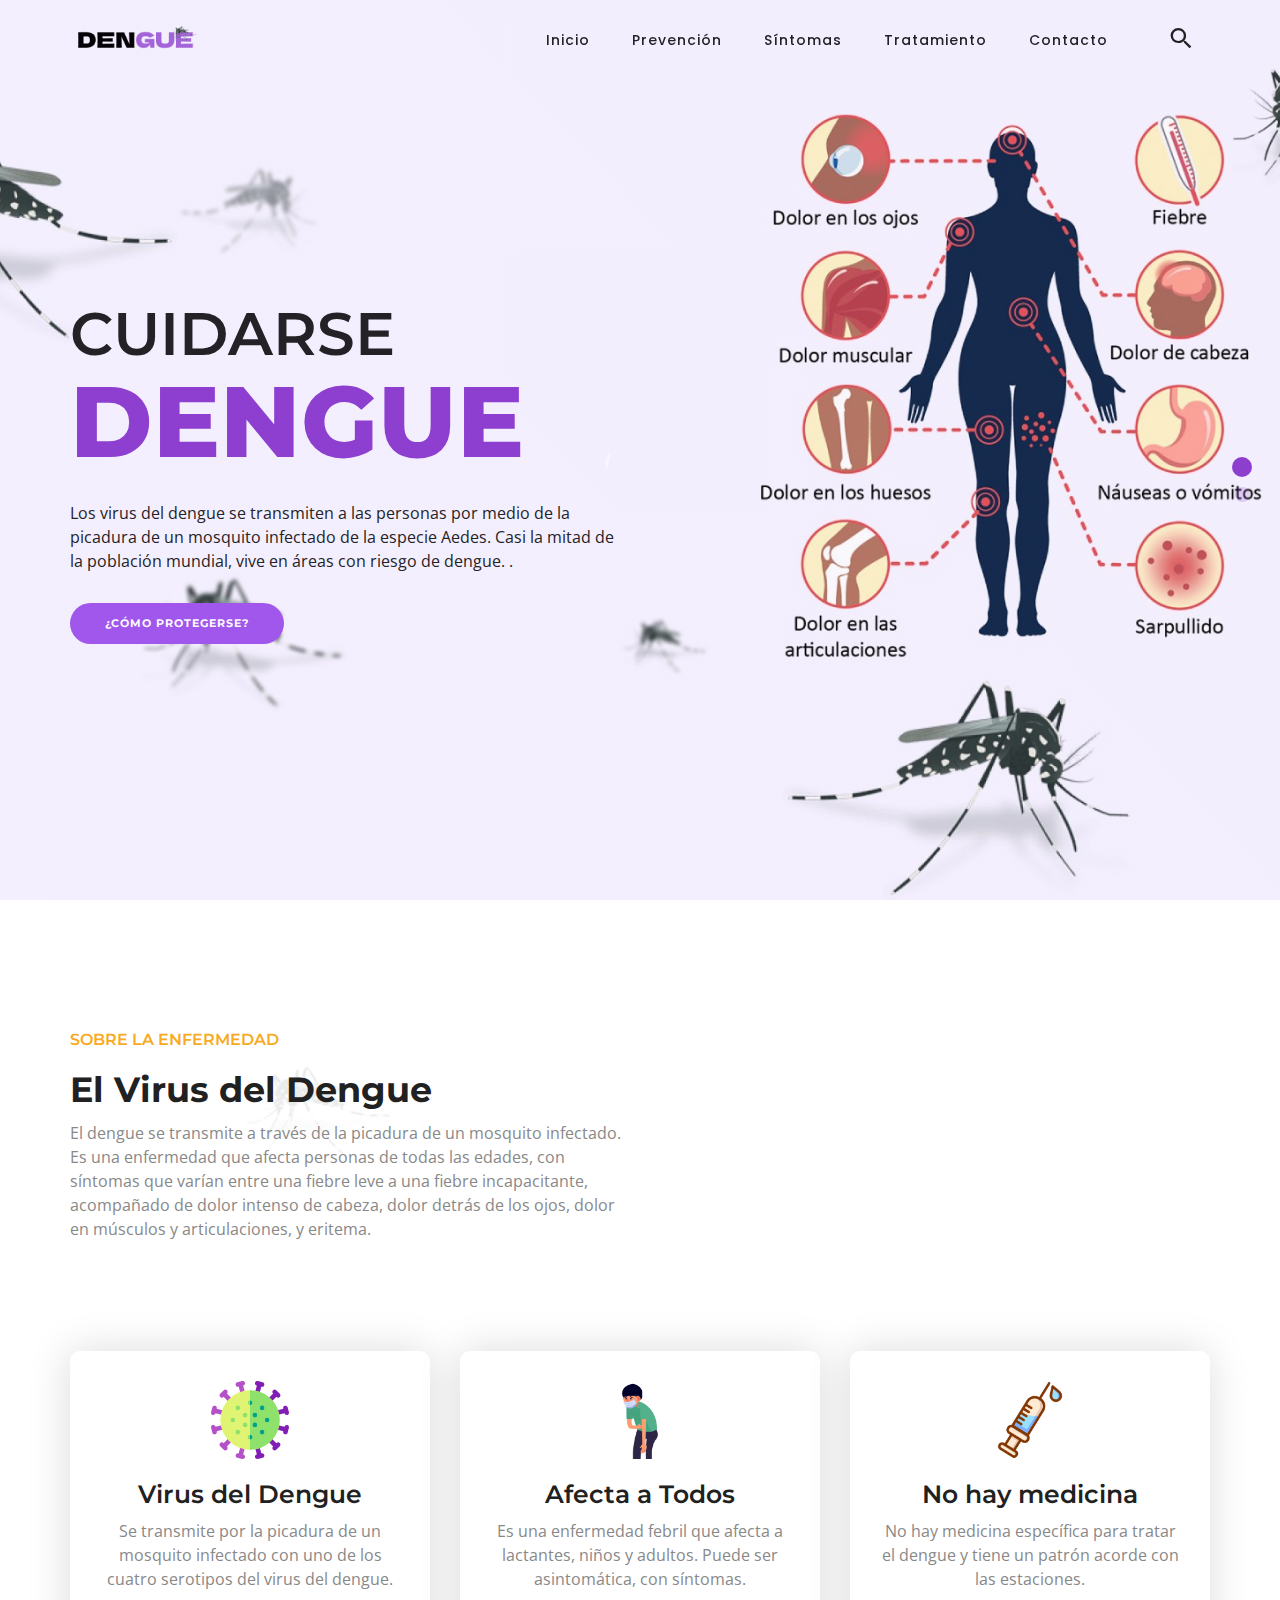
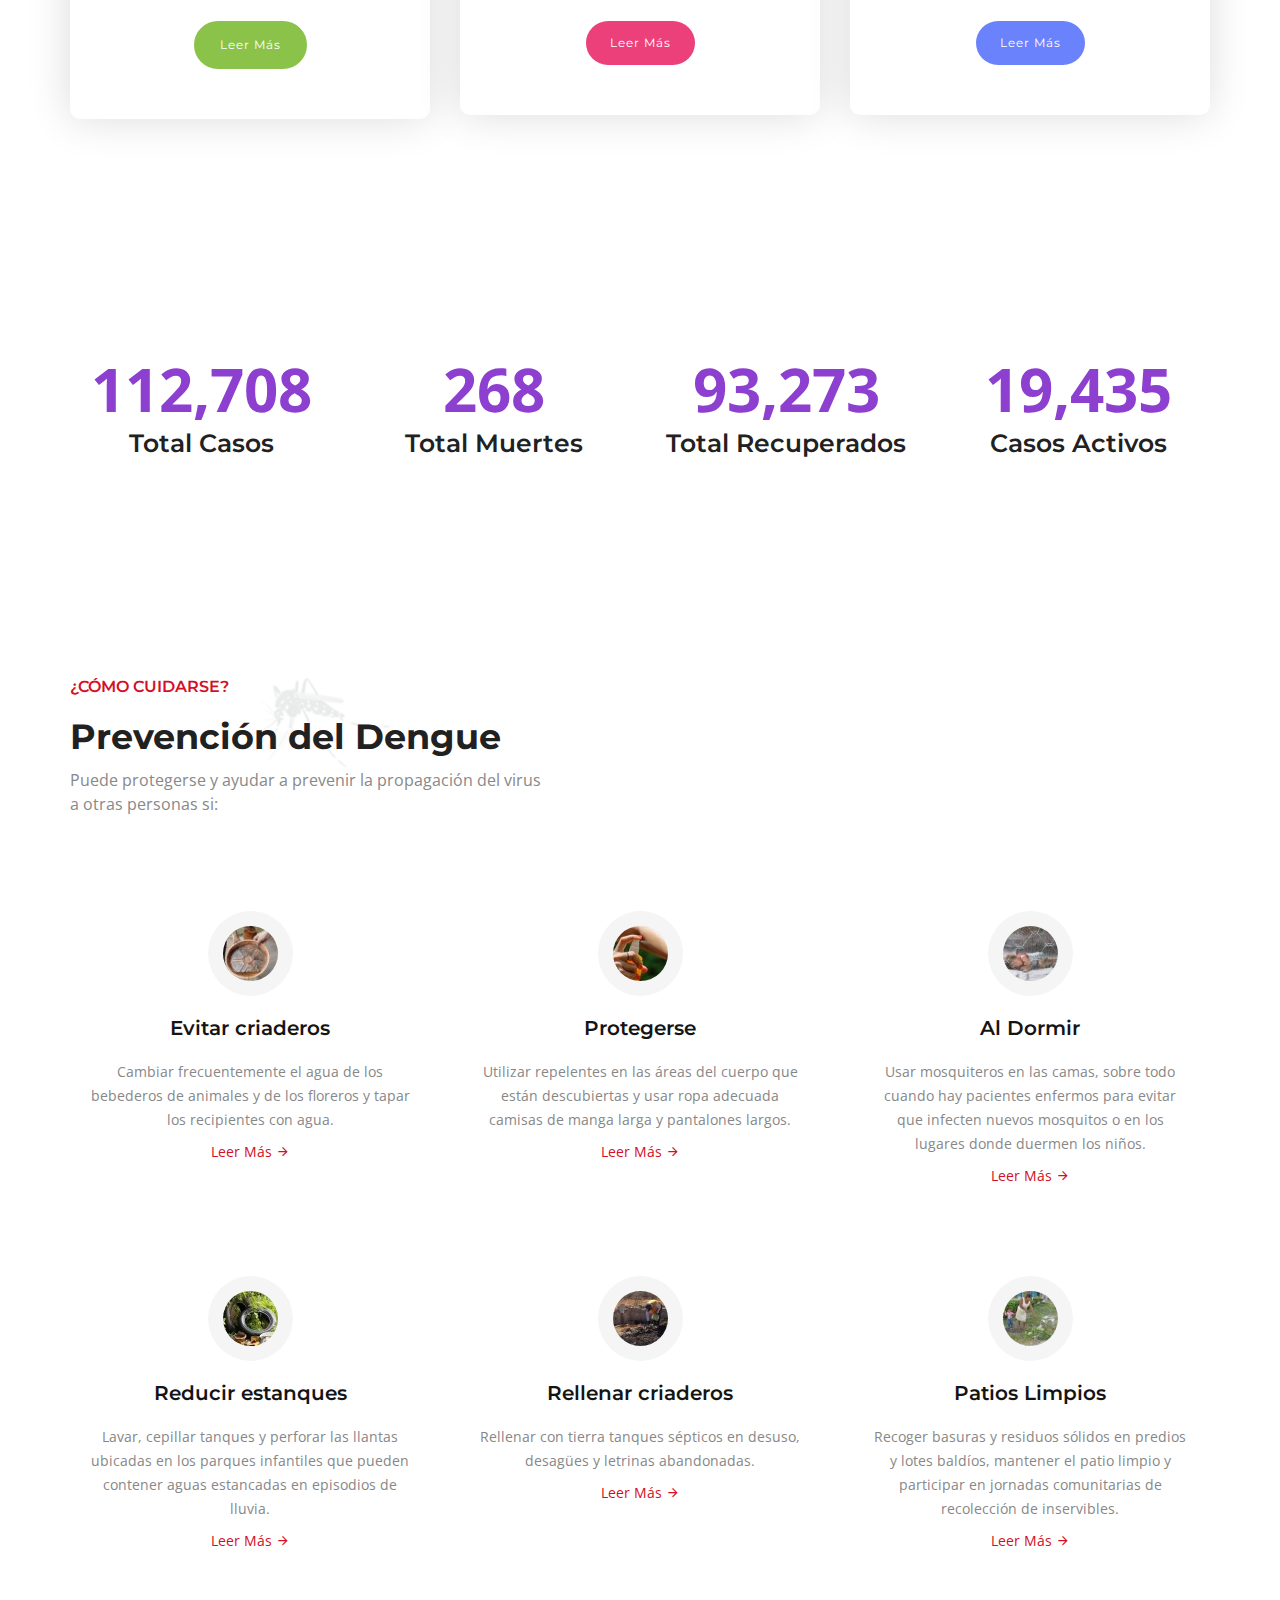
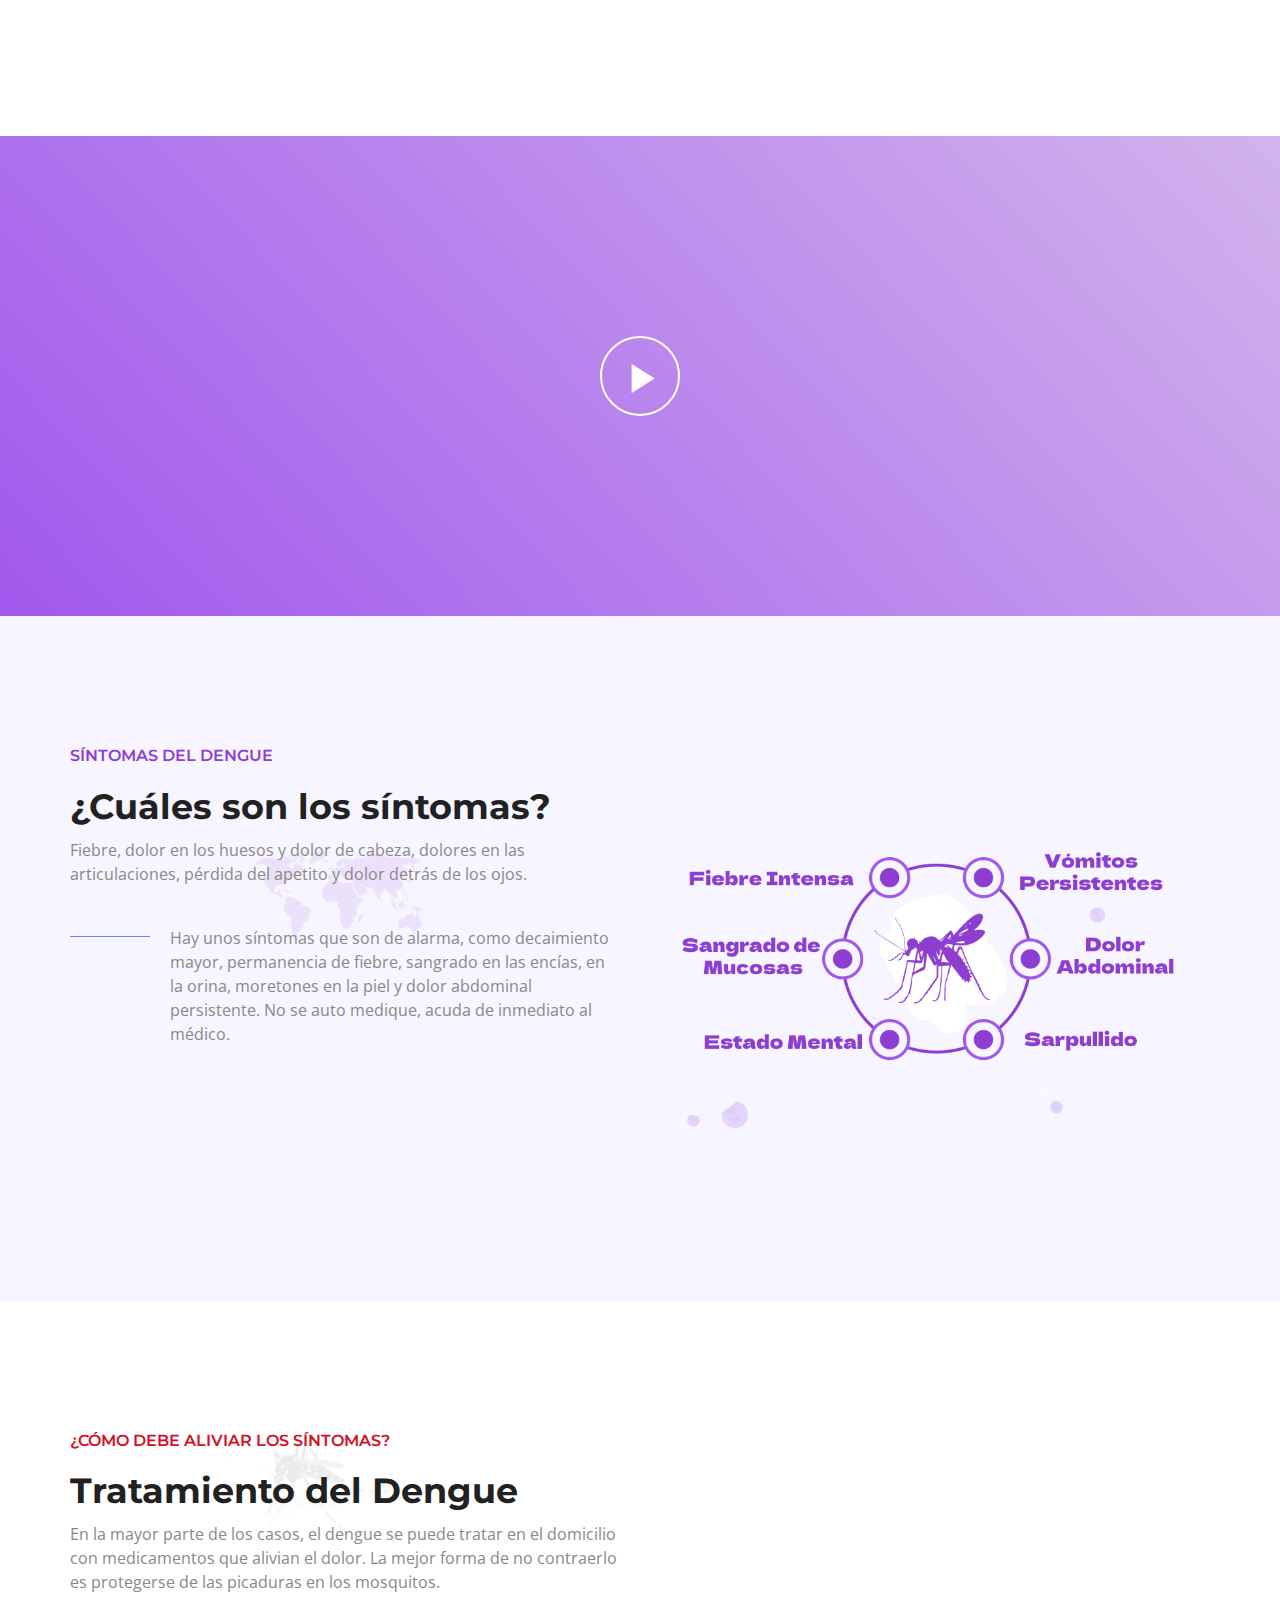
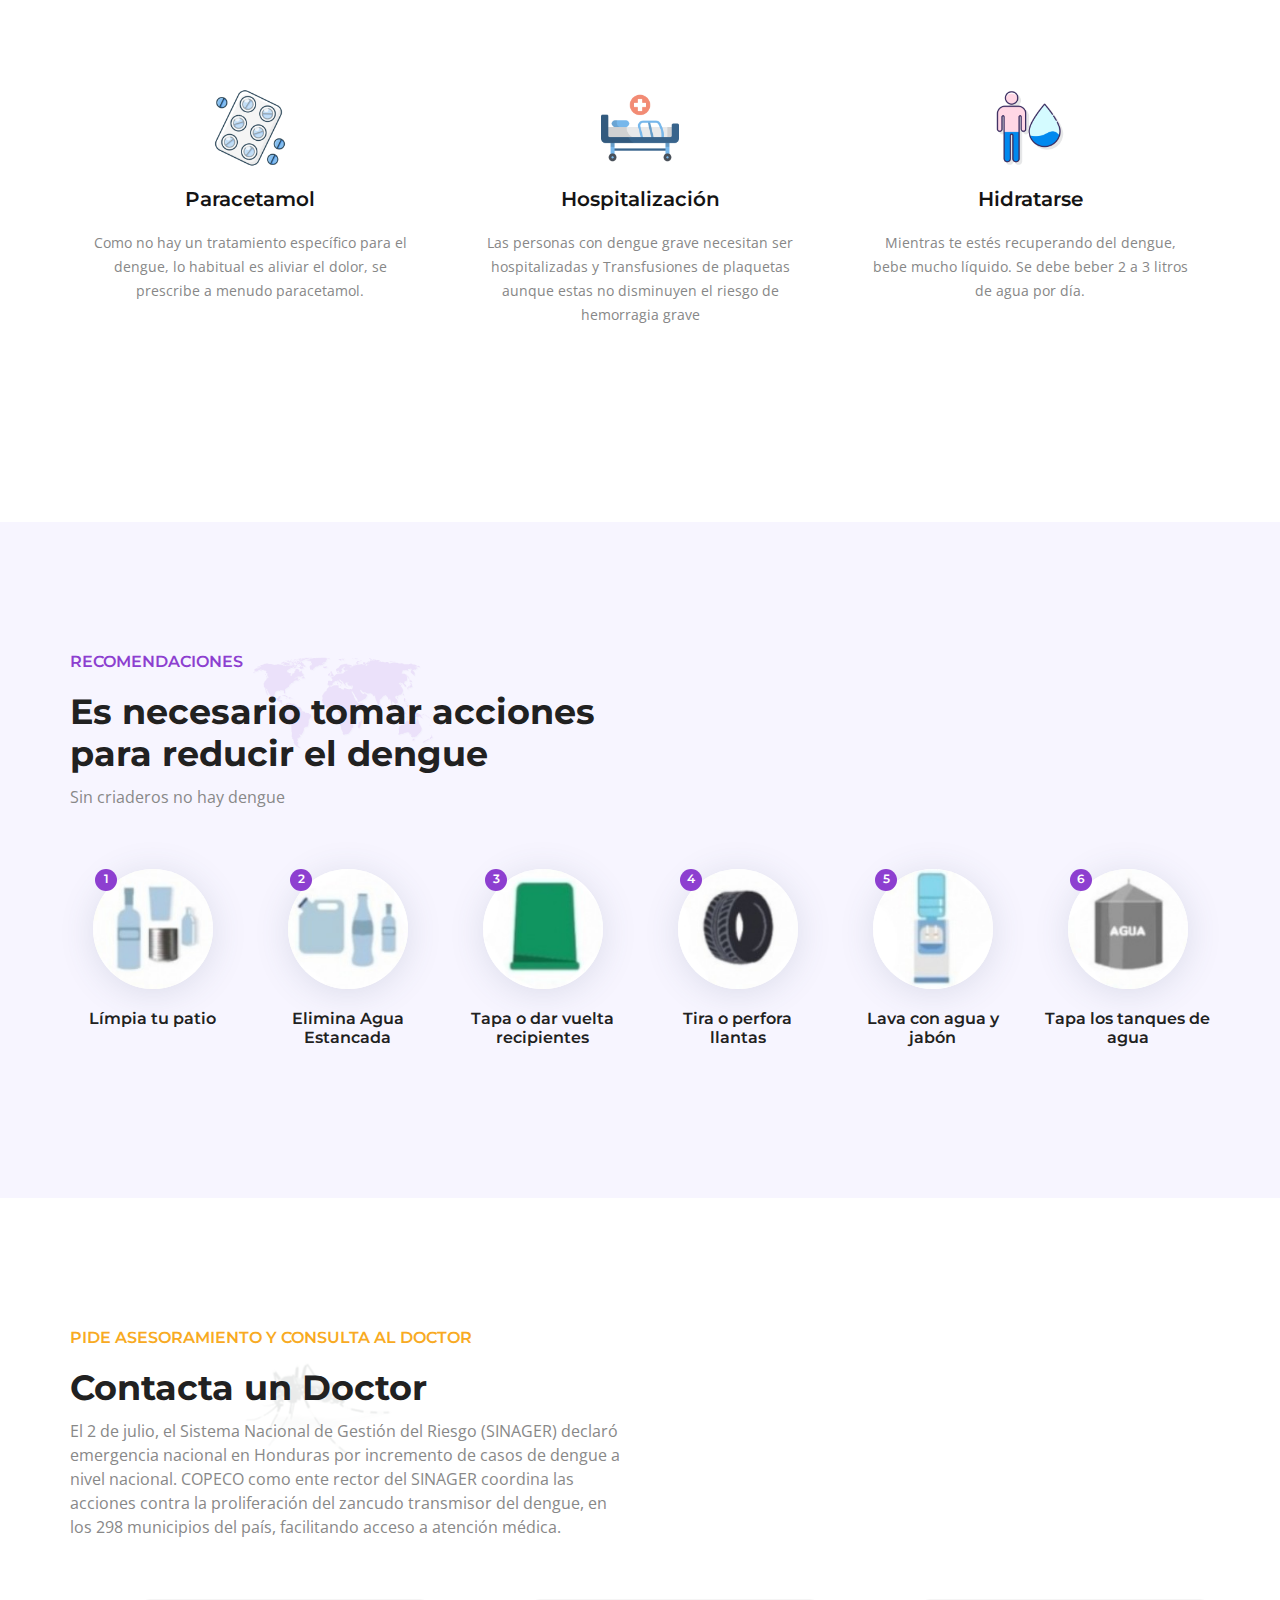
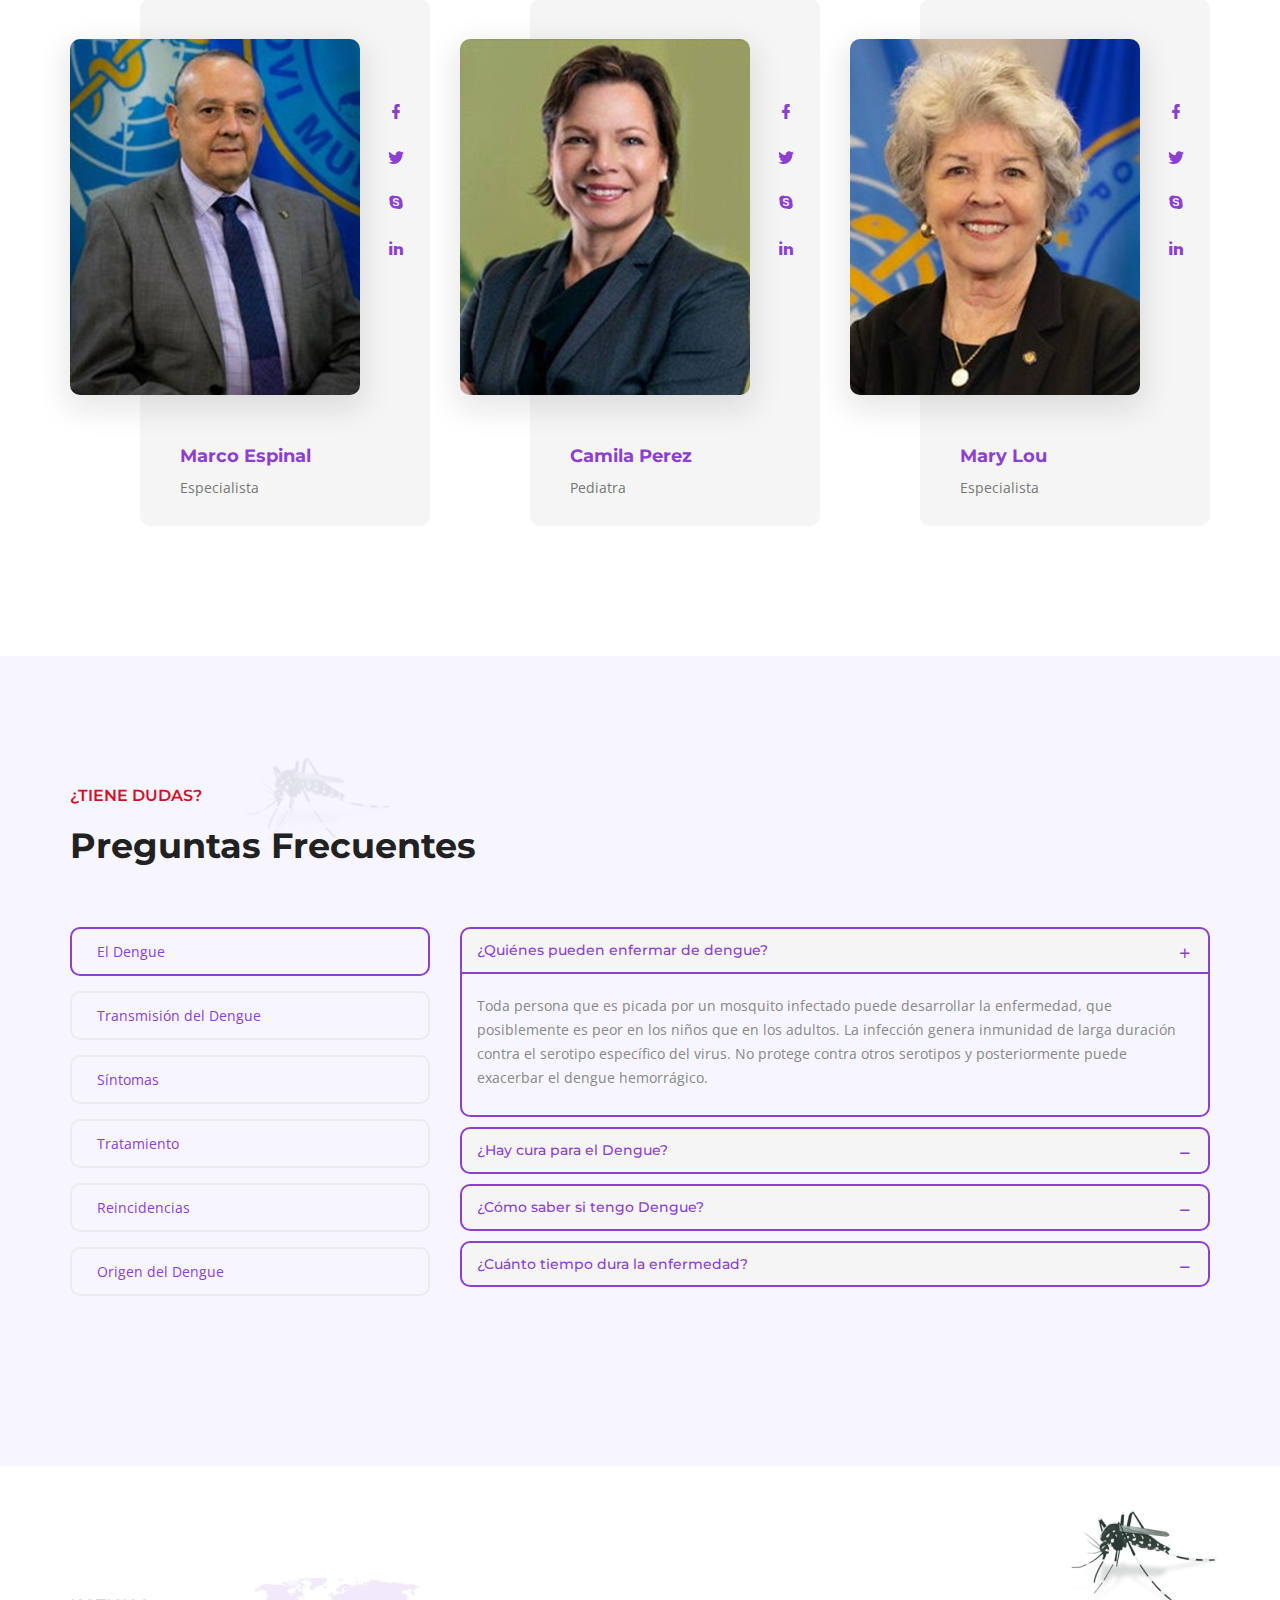
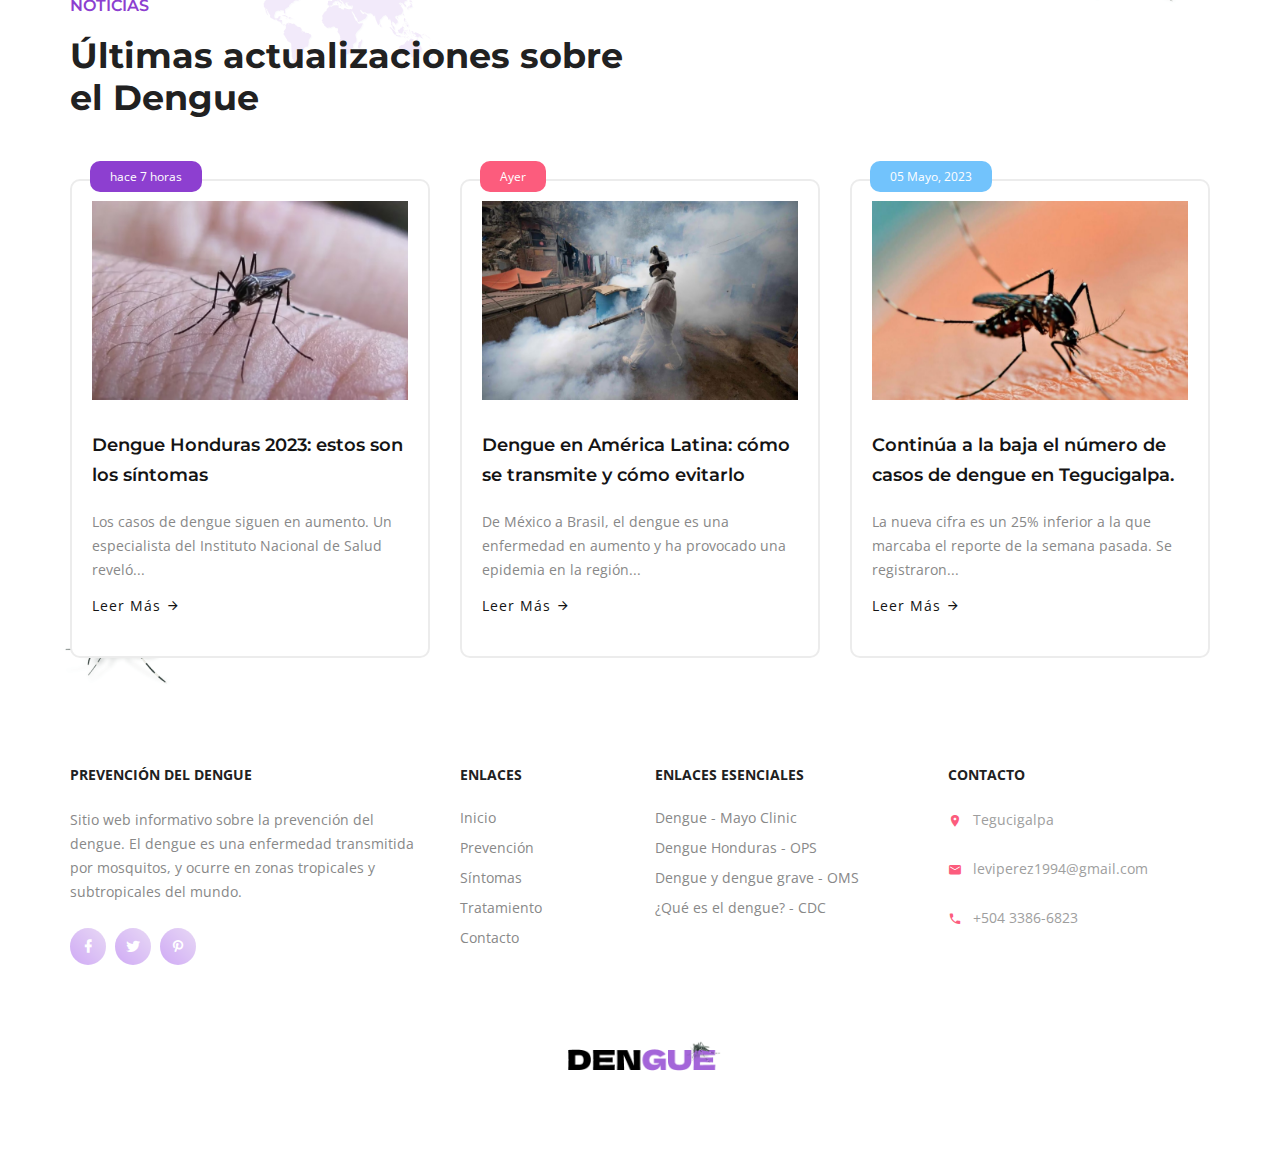
<file: index.html>
<!DOCTYPE html>
<html lang="es">
<head>
<meta charset="utf-8">
<meta name="viewport" content="width=device-width, initial-scale=1">
<meta http-equiv="X-UA-Compatible" content="IE=edge">
<meta name="description" content="Sitio web informativo sobre la prevención del dengue. El dengue es una enfermedad transmitida por mosquitos, y ocurre en zonas tropicales y subtropicales del mundo.">

<title>Dengue | Preveción y Tratamiento</title>

<link rel="shortcut icon" href="assets/images/favicon.ico">
<link rel="stylesheet" href="assets/css/master.min.css">
<link rel="stylesheet" href="assets/css/responsive.css">
</head>
<body>

<!--=== Loader Start ======-->
<div id="loader-overlay">
  <div class="loader">
    <div class="loader-inner"></div>
  </div>
</div>
<!--=== Loader End ======-->

<!--=== Wrapper Start ===-->
<div class="wrapper">

  <!--=== Header Start ===-->
  <nav class="navbar navbar-default navbar-fixed navbar-transparent white bootsnav on no-full">
    <!--=== Start Top Search ===-->
    <div class="fullscreen-search-overlay" id="search-overlay"> <a href="#" class="fullscreen-close" id="fullscreen-close-button"><i class="mdi mdi-close"></i></a>
      <div id="fullscreen-search-wrapper">
        <form method="get" id="fullscreen-searchform">
          <input type="text" name="buscar" value="" placeholder="Buscar..." id="fullscreen-search-input" class="search-bar-top">
          <i class="fullscreen-search-icon mdi mdi-magnify">
          <input value="" type="submit">
          </i>
        </form>
      </div>
    </div>
    <!--=== End Top Search ===-->

    <div class="container">
      <!--=== Start Atribute Navigation ===-->
      <div class="attr-nav">
        <ul>
        	<li class="search"><a href="#" id="search-button"><i class="mdi mdi-magnify"></i></a></li>
        </ul>
      </div>
      <!--=== End Atribute Navigation ===-->

      <!--=== Start Header Navigation ===-->
      <div class="navbar-header">
        <button type="button" class="navbar-toggle" data-toggle="collapse" data-target="#navbar-menu"> <i class="mdi mdi-menu"></i> </button>
        <div class="logo"> <a href="index.html"> <img class="logo logo-display" src="assets/images/logo.png" alt=""> <img class="logo logo-scrolled" src="assets/images/logo.png" alt=""> </a> </div>
      </div>
      <!--=== End Header Navigation ===-->

      <!--=== Collect the nav links, forms, and other content for toggling ===-->
      <div class="collapse navbar-collapse" id="navbar-menu">
        <ul class="nav navbar-nav navbar-right" data-in="fadeIn" data-out="fadeOut">
          <li><a class="page-scroll" href="index.html">Inicio</a></li>
          <li><a class="page-scroll" href="prevencion.html">Prevención</a></li>
          <li><a class="page-scroll" href="sintomas.html">Síntomas</a></li>
          <li><a class="page-scroll" href="tratamiento.html">Tratamiento</a></li>
          <li><a class="page-scroll" href="contacto.html">Contacto</a></li>
        </ul>
      </div>
      <!--=== /.navbar-collapse ===-->
    </div>
  </nav>
  <!--=== Header End ===-->

  <!--=== Hero Slider Start ===-->

  <section class="home-slider" id="home">
    <div class="default-slider slick">
      <div class="slide">
        <div class="slide-img parallax-effect" style="background:url(assets/images/slides/bg-slider.jpg) center center / cover scroll no-repeat;"></div>
        <div class="hero-text-wrap">
          <div class="hero-text">
            <div class="container">
              <div class="row">
                <div class="col-md-6">
                  <h3 class="upper-case dark-color font-600">Cuidarse</h3>
                  <h1 class="upper-case font-800 default-color">DENGUE</h1>
                  <p class="dark-color">Los virus del dengue se transmiten a las personas por medio de la picadura de un mosquito infectado de la especie Aedes. Casi la mitad de la población mundial, vive en áreas con riesgo de dengue. .</p>
                  <p class="text-left mt-30"><a class="btn btn-color btn-circle btn-md" href="prevencion.html">¿Cómo Protegerse?</a> </p>
                </div>
              </div>
            </div>
          </div>
        </div>
      </div>
      <div class="slide">
        <div class="slide-img parallax-effect" style="background:url(assets/images/slides/home-bg-2.jpg) center center / cover scroll no-repeat;"></div>
        <div class="hero-text-wrap">
          <div class="hero-text">
            <div class="container">
              <div class="row">
                <div class="col-md-7">
                  <h3 class="upper-case dark-color font-600">Recomendaciones</h3>
                  <h1 class="upper-case font-800 green-color">PREVENIR</h1>
                  <p class="dark-color">Cambiar frecuentemente el agua de los bebederos de animales y de los floreros. Tapar los recipientes con agua, eliminar la basura acumulada en patios y áreas al aire libre, eliminar llantas o almacenamiento en sitios cerrados.</p>
                  <p class="text-left mt-30"><a class="btn btn-green btn-circle btn-md" href="informacion.html">Sobre el Virus</a> </p>
                </div>
              </div>
            </div>
          </div>
        </div>
      </div>
    </div>
  </section>

  <!--=== Hero Slider End ===-->

  <!--=== Welcome Start ===-->
  <section id="about">
  	<div class="container">
  		<div class="row">
  			<div class="col-md-6 heading-style-one box-title-two text-left">
  				<h6 class="yellow-color text-uppercase">SOBRE LA ENFERMEDAD</h6>
  				<h2><span class="font-700">El Virus del Dengue</h2>
          <p>El dengue se transmite a través de la picadura de un mosquito infectado. Es una enfermedad que afecta personas de todas las edades, con síntomas que varían entre una fiebre leve a una fiebre incapacitante, acompañado de dolor intenso de cabeza, dolor detrás de los ojos, dolor en músculos y articulaciones, y eritema.</p>
  			</div>
  		</div>

  		<div class="row mt-100">
  			<div class="col-md-4">
  				<div class="feature-box text-center feature-box-rounded mb-20">
  					<i class="virus-icon img-icon"></i>
  					<h3 class="font-600">Virus del Dengue</h3>
  					<p>Se transmite por la picadura de un mosquito infectado con uno de los cuatro serotipos del virus del dengue.</p>
					<p class="mt-30">
						<a class="btn btn-green btn-sm btn-circle" href="prevencion.html">Leer Más</a>
					</p>
  				</div>
  			</div>
  			<div class="col-md-4">
  				<div class="feature-box text-center feature-box-rounded mb-20">
  					<i class="enfermo-icono img-icon"></i>
  					<h3 class="font-600">Afecta a Todos</h3>
  					<p>Es una enfermedad febril que afecta a lactantes, niños y adultos. Puede ser asintomática, con síntomas.</p>
					<p class="mt-30">
						<a class="btn btn-pink btn-sm btn-circle" href="sintomas.html">Leer Más</a>
					</p>
  				</div>
  			</div>
  			<div class="col-md-4">
  				<div class="feature-box text-center feature-box-rounded">
  					<i class="medicina-icono img-icon"></i>
  					<h3 class="font-600">No hay medicina</h3>
  					<p>No hay medicina específica para tratar el dengue y tiene un patrón acorde con las estaciones.</p>
					<p class="mt-30">
						<a class="btn btn-purple btn-sm btn-circle" href="tratamiento.html">Leer Más</a>
					</p>
  				</div>
  			</div>
  		</div>
  	</div>
  </section>
  <!--=== Welcome End ===-->

  <!--=== Counter Start ===-->
  <section class="parallax-bg fixed-bg pt-70 pb-70" data-stellar-background-ratio="0.2" style="background-image: url(assets/images/background/bg.png);">
    <div class="container">
      <div class="row">
        <div class="col-md-3 col-sm-6">
          <div class="counter-wrap">
            <h2><span class="counter">112,708</span></h2>
            <h3>Total Casos</h3>
          </div>
        </div>
        <div class="col-md-3 col-sm-6">
          <div class="counter-wrap">
            <h2><span class="counter">268</span></h2>
            <h3>Total Muertes</h3>
          </div>
        </div>
        <div class="col-md-3 col-sm-6">
          <div class="counter-wrap">
            <h2><span class="counter">93,273</span></h2>
            <h3>Total Recuperados</h3>
          </div>
        </div>
        <div class="col-md-3 col-sm-6">
          <div class="counter-wrap">
            <h2><span class="counter">19,435</span></h2>
            <h3>Casos Activos</h3>
          </div>
        </div>
      </div>
    </div>
  </section>
  <!--=== Counter End ===-->

  <!--=== Prevention Start ===-->
  <section id="prevention">
  	<div class="container">
  		<div class="row">
  			<div class="col-md-6 heading-style-one box-title-two text-left">
  				<h6 class="red-color text-uppercase">¿Cómo cuidarse?</h6>
  				<h2><span class="font-700">Prevención del Dengue</h2>
          <p>Puede protegerse y ayudar a prevenir la propagación del virus<br> a otras personas si:</p>
  			</div>
  		</div>

      <div class="row mt-50">
  			<div class="col-md-4 main-service-box-2 text-center col-sm-4">
  				<i><img class="img-responsive" src="assets/images/dengue/criaderos.jpg" alt="criaderos"></i>
  				<h4>Evitar criaderos</h4>
  				<p>Cambiar frecuentemente el agua de los bebederos de animales y de los floreros y tapar los recipientes con agua.</p>
          <a href="prevencion.html">Leer Más <i class="mdi mdi-arrow-right"></i></a>
  			</div>
        <div class="col-md-4 main-service-box-2 text-center col-sm-4">
  				<i><img class="img-responsive" src="assets/images/dengue/repelente.jpg" alt="repelente"></i>
  				<h4>Protegerse</h4>
  				<p>Utilizar repelentes en las áreas del cuerpo que están descubiertas y usar ropa adecuada camisas de manga larga y pantalones largos.</p>
          <a href="prevencion.html">Leer Más <i class="mdi mdi-arrow-right"></i></a>
  			</div>
        <div class="col-md-4 main-service-box-2 text-center col-sm-4">
  				<i><img class="img-responsive" src="assets/images/dengue/mosquitero.jpg" alt="mosquitero"></i>
  				<h4>Al Dormir</h4>
  				<p>Usar mosquiteros en las camas, sobre todo cuando hay pacientes enfermos para evitar que infecten nuevos mosquitos o en los lugares donde duermen los niños.</p>
          <a href="prevencion.html">Leer Más <i class="mdi mdi-arrow-right"></i></a>
  			</div>

        <div class="col-md-4 main-service-box-2 text-center col-sm-4">
  				<i><img class="img-responsive" src="assets/images/dengue/estanques.jpg" alt="estanques"></i>
  				<h4>Reducir estanques</h4>
  				<p>Lavar, cepillar tanques y perforar las llantas ubicadas en los parques infantiles que pueden contener aguas estancadas en episodios de lluvia.</p>
          <a href="prevencion.html">Leer Más <i class="mdi mdi-arrow-right"></i></a>
  			</div>
        <div class="col-md-4 main-service-box-2 text-center col-sm-4">
  				<i><img class="img-responsive" src="assets/images/dengue/rellenar.jpg" alt="rellenar criaderos"></i>
  				<h4>Rellenar criaderos</h4>
  				<p>Rellenar con tierra tanques sépticos en desuso, desagües y letrinas abandonadas.</p>
          <a href="prevencion.html">Leer Más <i class="mdi mdi-arrow-right"></i></a>
  			</div>
        <div class="col-md-4 main-service-box-2 text-center col-sm-4">
  				<i><img class="img-responsive" src="assets/images/dengue/limpiar-patios.jpg" alt="limpiar-patios"></i>
  				<h4>Patios Limpios</h4>
  				<p>Recoger basuras y residuos sólidos en predios y lotes baldíos, mantener el patio limpio y participar en jornadas comunitarias de recolección de inservibles.</p>
          <a href="prevencion.html">Leer Más <i class="mdi mdi-arrow-right"></i></a>
  			</div>

  		</div>
  	</div>
  </section>
  <!--=== Prevention End ===-->


  <!--=== Video Start ===-->
  <section class="parallax-bg fixed-bg pt-200 pb-200" style="background-image: url(assets/images/background/parallax-bg.jpg);">
  	<div class="gradient-overlay"></div>
  	<div class="container">
  		<div class="row">
  			<div class="col-md-2 col-md-offset-5">
  				<div class="center-layout">
                <div class="v-align-middle"> <a class="popup-youtube" href="https://www.youtube.com/watch?v=5d0ngPB6l_U">
                  <div class="play-button"><i class="eicon mdi mdi-play"></i> </div>
                  </a> </div>
              </div>
  			</div>
  		</div>
  	</div>
  </section>
  <!--=== Video End ===-->




  <!--=== Symptoms Start ===-->
  <section class="light-bg" id="symptom">
  	<div class="container">
  		<div class="row">
        <div class="col-md-6 heading-style-one box-title">
  				<h6 class="default-color text-uppercase">Síntomas del Dengue</h6>
  				<h2><span class="font-700">¿Cuáles son los síntomas?</span></h2>
          <p>Fiebre, dolor en los huesos y dolor de cabeza, dolores en las articulaciones, pérdida del apetito y dolor detrás de los ojos.</p>
   				<div class="welcome-style-two mt-30">
   					<div class="thin-border-purple thin-borders pull-left"></div>
    					<p class="pull-left">Hay unos síntomas que son de alarma, como decaimiento mayor, permanencia de fiebre, sangrado en las encías, en la orina, moretones en la piel y dolor abdominal persistente. No se auto medique, acuda de inmediato al médico.</p>
    				</div>
  			</div>
        <div class="col-md-6">
  				<img class="img-responsive symptom-img" src="assets/images/dengue/sintomas.png" alt="sintomas"/>
  			</div>
  		</div>
  	</div>
  </section>
  <!--=== Symptoms End ===-->

  <!--=== Transmission Start ===-->
  <section>
  	<div class="container">
  		<div class="row">
  			<div class="col-md-6 heading-style-one box-title-two text-left">
  				<h6 class="red-color text-uppercase">¿Cómo debe aliviar los síntomas?</h6>
  				<h2><span class="font-700">Tratamiento del Dengue</h2>
          <p>En la mayor parte de los casos, el dengue se puede tratar en el domicilio con medicamentos que alivian el dolor. La mejor forma de no contraerlo es protegerse de las picaduras en los mosquitos.</p>
  			</div>
  		</div>

      <div class="row mt-50">
  			<div class="col-md-4 main-service-box text-center col-sm-4 feature-box">
  				<i class="paracetamol-icono img-icon"></i>
  				<h4>Paracetamol</h4>
  				<p>Como no hay un tratamiento específico para el dengue, lo habitual es aliviar el dolor, se prescribe a menudo paracetamol.</p>
  			</div>
  			<div class="col-md-4 main-service-box text-center col-sm-4 feature-box">
  				<i class="hospitalizacion-icono img-icon"></i>
  				<h4>Hospitalización</h4>
  				<p>Las personas con dengue grave necesitan ser hospitalizadas y Transfusiones de plaquetas aunque estas no disminuyen el riesgo de hemorragia grave</p>
  			</div>
  			<div class="col-md-4 main-service-box text-center col-sm-4 feature-box">
  				<i class="hidratarse-icono img-icon"></i>
  				<h4>Hidratarse</h4>
  				<p>Mientras te estés recuperando del dengue, bebe mucho líquido. Se debe beber 2 a 3 litros de agua por día.</p>
  			</div>
  		</div>
  	</div>
  </section>
  <!--=== Transmission End ===-->


  <!--=== Hand Wash Start ===-->
  <section class="light-bg">
  	<div class="container">
  		<div class="row">
        <div class="col-md-6 heading-style-one box-title">
  				<h6 class="default-color text-uppercase">Recomendaciones</h6>
  				<h2><span class="font-700">Es necesario tomar acciones para reducir el dengue</span></h2>
          <p>Sin criaderos no hay dengue</p>
  			</div>
  		</div>

      <div class="row mt-30">
  			<div class="col-md-2 text-center col-sm-4">
          <div class="box-wrap">
            <span>1</span>
    				<div class="img-wrp"><img class="img-responsive" src="assets/images/recomendaciones/limpiar-patio.jpg" alt="recomendaciones-1"></div>
    				<h4>Límpia tu patio</h4>
          </div>
  			</div>

        <div class="col-md-2 main-service-box-3 text-center col-sm-4">
          <div class="box-wrap">
            <span>2</span>
    				<div class="img-wrp"><img class="img-responsive" src="assets/images/recomendaciones/agua-estancada.jpg" alt="recomendaciones-2"></div>
    				<h4>Elimina Agua Estancada</h4>
          </div>
  			</div>

        <div class="col-md-2 main-service-box-3 text-center col-sm-4">
          <div class="box-wrap">
            <span>3</span>
    				<div class="img-wrp"><img class="img-responsive" src="assets/images/recomendaciones/dar-vuelta.jpg" alt="recomendaciones-3"></div>
    				<h4>Tapa o dar vuelta recipientes</h4>
          </div>
  			</div>

        <div class="col-md-2 main-service-box-3 text-center col-sm-4">
          <div class="box-wrap">
            <span>4</span>
    				<div class="img-wrp"><img class="img-responsive" src="assets/images/recomendaciones/tirar-llantas.jpg" alt="recomendaciones-4"></div>
    				<h4>Tira o perfora llantas</h4>
          </div>
  			</div>

        <div class="col-md-2 main-service-box-3 text-center col-sm-4">
          <div class="box-wrap">
            <span>5</span>
    				<div class="img-wrp"><img class="img-responsive" src="assets/images/recomendaciones/lavar.jpg" alt="recomendaciones-5"></div>
    				<h4>Lava con agua y jabón</h4>
          </div>
  			</div>

        <div class="col-md-2 main-service-box-3 text-center col-sm-4">
          <div class="box-wrap">
            <span>6</span>
    				<div class="img-wrp"><img class="img-responsive" src="assets/images/recomendaciones/tanques-de-agua.jpg" alt="recomendaciones-6"></div>
    				<h4>Tapa los tanques de agua</h4>
          </div>
  			</div>

  		</div>
  	</div>
  </section>
  <!--=== Hand Wash End ===-->

  <!--=== Our Team Start ===-->
  <section id="doctor">
  	<div class="container">
  		<div class="row">
  			<div class="col-md-6 heading-style-one box-title-two text-left">
  				<h6 class="yellow-color text-uppercase">PIDE ASESORAMIENTO Y CONSULTA AL DOCTOR</h6>
  				<h2><span class="font-700">Contacta un Doctor</h2>
          <p>El 2 de julio, el Sistema Nacional de Gestión del Riesgo (SINAGER) declaró emergencia nacional en Honduras por incremento de casos de dengue a nivel nacional. COPECO como ente rector del SINAGER coordina las acciones contra la proliferación del zancudo transmisor del dengue, en los 298 municipios del país, facilitando acceso a atención médica.</p>
  			</div>
  		</div>

      <div class="row mt-50">
        <!-- Team Block -->
      		<div class="team-block col-lg-4 col-md-4 col-sm-12">
      			<div class="inner-box">
      				<ul class="social-icons">
      					<li><a href="#"><i class="mdi mdi-facebook"></i></a></li>
      					<li><a href="#"><i class="mdi mdi-twitter"></i></a></li>
      					<li><a href="#"><i class="mdi mdi-skype"></i></a></li>
      					<li><a href="#"><i class="mdi mdi-linkedin"></i></a></li>
      				</ul>
      				<div class="image">
      					<a href="#"><img src="assets/images/doctores/marco-espinal.jpg" alt="doctor marco-espinal" /></a>
      				</div>
      				<div class="lower-content">
      					<h3><a href="#">Marco Espinal</a></h3>
      					<div class="designation">Especialista</div>
      				</div>
      			</div>
      		</div>

      		<!-- Team Block -->
      		<div class="team-block col-lg-4 col-md-4 col-sm-12">
      			<div class="inner-box">
      				<ul class="social-icons">
      					<li><a href="#"><i class="mdi mdi-facebook"></i></a></li>
      					<li><a href="#"><i class="mdi mdi-twitter"></i></a></li>
      					<li><a href="#"><i class="mdi mdi-skype"></i></a></li>
      					<li><a href="#"><i class="mdi mdi-linkedin"></i></a></li>
      				</ul>
      				<div class="image">
      					<a href="#"><img src="assets/images/doctores/camila-perez.jpg" alt="Doctora Camila Perez" /></a>
      				</div>
      				<div class="lower-content">
      					<h3><a href="#">Camila Perez</a></h3>
      					<div class="designation">Pediatra</div>
      				</div>
      			</div>
      		</div>

      		<!-- Team Block -->
      		<div class="team-block col-lg-4 col-md-4 col-sm-12">
      			<div class="inner-box">
      				<ul class="social-icons">
      					<li><a href="#"><i class="mdi mdi-facebook"></i></a></li>
      					<li><a href="#"><i class="mdi mdi-twitter"></i></a></li>
      					<li><a href="#"><i class="mdi mdi-skype"></i></a></li>
      					<li><a href="#"><i class="mdi mdi-linkedin"></i></a></li>
      				</ul>
      				<div class="image">
      					<a href="#"><img src="assets/images/doctores/mary-lou.jpg" alt="Doctora Mary Lou" /></a>
      				</div>
      				<div class="lower-content">
      					<h3><a href="#">Mary Lou</a></h3>
      					<div class="designation">Especialista</div>
      				</div>
      			</div>
      		</div>

      </div>
  	</div>
  </section>
  <!--=== Our Team End ===-->

  <!--=== Faqs Start ===-->
  <section class="light-bg" id="faqs">
  	<div class="container">
  		<div class="row">
  			<div class="col-md-6 heading-style-one box-title-two text-left">
  				<h6 class="red-color text-uppercase">¿TIENE DUDAS?</h6>
  				<h2><span class="font-700">Preguntas Frecuentes</h2>
  			</div>
  		</div>
      <div class="tabs-style-03">
        <div class="row mt-50">
          <div class="icon-tabs">
            <div class="col-lg-4">
              <!--== Nav tabs ==-->
              <ul class="nav nav-tabs text-center" role="tablist">
                <li role="presentation" class="active"><a href="#disease" role="tab" data-toggle="tab">El Dengue</a></li>
                <li role="presentation"><a href="#protect" role="tab" data-toggle="tab">Transmisión del Dengue</a></li>
                <li role="presentation"><a href="#symtom" role="tab" data-toggle="tab">Síntomas</a></li>
                <li role="presentation"><a href="#spread" role="tab" data-toggle="tab">Tratamiento</a></li>
                <li role="presentation"><a href="#outbreak" role="tab" data-toggle="tab">Reincidencias</a></li>
                <li role="presentation"><a href="#animal" role="tab" data-toggle="tab">Origen del Dengue</a></li>
              </ul>
            </div>
            <div class="col-lg-8">
              <!--== Tab panes ==-->
              <div class="tab-content text-center">
                <div role="tabpanel" class="tab-pane fade in active" id="disease">
                  <div class="panel-group accordion-color" id="accordion">
                    <div class="panel panel-default">
                      <div class="panel-heading">
                        <h3 class="panel-title"> <a data-toggle="collapse" data-parent="#accordion" href="#collapseOne"> ¿Quiénes pueden enfermar de dengue? </a> </h3>
                      </div>
                      <div id="collapseOne" class="panel-collapse collapse in">
                        <div class="panel-body"><p>Toda persona que es picada por un mosquito infectado puede desarrollar la enfermedad, que posiblemente es peor en los niños que en los adultos. La infección genera inmunidad de larga duración contra el serotipo específico del virus. No protege contra otros serotipos y posteriormente puede exacerbar el dengue hemorrágico.</p></div>
                      </div>
                    </div>
                    <div class="panel panel-default">
                      <div class="panel-heading">
                        <h3 class="panel-title"> <a class="collapsed" data-toggle="collapse" data-parent="#accordion" href="#collapseTwo">¿Hay cura para el Dengue?</a> </h3>
                      </div>
                      <div id="collapseTwo" class="panel-collapse collapse">
                        <div class="panel-body"><p>Generalmente el Dengue es una enfermedad que se cura sola. Lo importante son los cuidados que se deben tener para el paciente en la fase de enfermedad, por eso es importante que acuda a su clínica en caso de sospechar que tiene Dengue.</p></div>
                      </div>
                    </div>
                    <div class="panel panel-default">
                      <div class="panel-heading">
                        <h3 class="panel-title"> <a class="collapsed" data-toggle="collapse" data-parent="#accordion" href="#collapseThree">¿Cómo saber si tengo Dengue?</a> </h3>
                      </div>
                      <div id="collapseThree" class="panel-collapse collapse">
                        <div class="panel-body"><p>Si presenta fiebre y habita en áreas donde hay Dengue, debe acudir a su clínica para que sea el médico quien determine si tiene Dengue.</p></div>
                      </div>
                    </div>
                    <div class="panel panel-default">
                      <div class="panel-heading">
                        <h3 class="panel-title"> <a class="collapsed" data-toggle="collapse" data-parent="#accordion" href="#collapseFour">¿Cuánto tiempo dura la enfermedad?</a> </h3>
                      </div>
                      <div id="collapseFour" class="panel-collapse collapse">
                        <div class="panel-body"><p>El periodo de incubación del Dengue es de 4 a 7 días a partir del contacto con el virus, la enfermedad dura hasta 15 días.</p></div>
                      </div>
                    </div>
                  </div>
                </div>
                <div role="tabpanel" class="tab-pane fade" id="protect">
                  <div class="panel-group accordion-color" id="accordion-2">
                    <div class="panel panel-default">
                      <div class="panel-heading">
                        <h3 class="panel-title"> <a data-toggle="collapse" data-parent="#accordion-2" href="#collapseFive"> ¿Cómo se transmite el Dengue? </a> </h3>
                      </div>
                      <div id="collapseFive" class="panel-collapse collapse in">
                        <div class="panel-body">
                          <p>Se transmite por la picadura del mosco infectado con el virus.</p>
                        </div>
                      </div>
                    </div>
                    <div class="panel panel-default">
                      <div class="panel-heading">
                        <h3 class="panel-title"> <a class="collapsed" data-toggle="collapse" data-parent="#accordion-2" href="#collapseSix">¿Se puede contagiar de persona a persona?</a> </h3>
                      </div>
                      <div id="collapseSix" class="panel-collapse collapse">
                        <div class="panel-body">
                          <p>No, una persona enferma no contagia a otra a menos de que existan moscos en el mismo lugar que piquen a ambas personas.</p>
                        </div>
                      </div>
                    </div>
                  </div>
                </div>
                <div role="tabpanel" class="tab-pane fade" id="symtom">
                  <div class="panel-group accordion-color" id="accordion-3">
                    <div class="panel panel-default">
                      <div class="panel-heading">
                        <h3 class="panel-title"> <a data-toggle="collapse" data-parent="#accordion-2" href="#collapseSeven">¿Cómo saber si ya he padecido Dengue?</a> </h3>
                      </div>
                      <div id="collapseSeven" class="panel-collapse collapse in">
                        <div class="panel-body"><p>Puede acudir a su clínica y en caso necesario el médico le indicará si es necesario realizar estudios de laboratorio para identificar contacto previo con el virus del Dengue.</p></div>
                      </div>
                    </div>
                    <div class="panel panel-default">
                      <div class="panel-heading">
                        <h3 class="panel-title"> <a class="collapsed" data-toggle="collapse" data-parent="#accordion-3" href="#collapseNine">¿Cómo son las hemorragias del Dengue?</a> </h3>
                      </div>
                      <div id="collapseNine" class="panel-collapse collapse">
                        <div class="panel-body">
                          <p>Pueden presentarse en cualquier región del cuerpo, como moretones o sangrados.</p>
                        </div>
                      </div>
                    </div>
                    <div class="panel panel-default">
                      <div class="panel-heading">
                        <h3 class="panel-title"> <a class="collapsed" data-toggle="collapse" data-parent="#accordion-3" href="#collapseTen">¿Me puedo morir de Dengue? </a> </h3>
                      </div>
                      <div id="collapseTen" class="panel-collapse collapse">
                        <div class="panel-body">
                          <p>Si la atención médica no es recibida a tiempo, la enfermedad puede complicarse y se aumenta el riesgo de morir.</p>
                        </div>
                      </div>
                    </div>
                  </div>
                </div>
                <div role="tabpanel" class="tab-pane fade" id="spread">
                  <div class="panel-group accordion-color" id="accordion-4">
                    <div class="panel panel-default">
                      <div class="panel-heading">
                        <h3 class="panel-title"> <a data-toggle="collapse" data-parent="#accordion-4" href="#collapseThirteen">¿Qué medicamentos se tienen que tomar en caso de Dengue?</a> </h3>
                      </div>
                      <div id="collapseThirteen" class="panel-collapse collapse in">
                        <div class="panel-body">
                          <p>Sólo los indicados por su médico.</p>
                        </div>
                      </div>
                    </div>
                    <div class="panel panel-default">
                      <div class="panel-heading">
                        <h3 class="panel-title"> <a class="collapsed" data-toggle="collapse" data-parent="#accordion-4" href="#collapseFourteen">¿Puedo tomar medicinas de las que tengo en casa?</a> </h3>
                      </div>
                      <div id="collapseFourteen" class="panel-collapse collapse">
                        <div class="panel-body">
                          <p>No, lo más recomendable es que acuda a su clínica para verificar qué tipo de medicamento necesita.</p>
                        </div>
                      </div>
                    </div>
                    <div class="panel panel-default">
                      <div class="panel-heading">
                        <h3 class="panel-title"> <a class="collapsed" data-toggle="collapse" data-parent="#accordion-4" href="#collapseFifteen">¿Por qué no puedo tomar aspirinas para el dolor de cabeza cuando tengo Dengue?</a> </h3>
                      </div>
                      <div id="collapseFifteen" class="panel-collapse collapse">
                        <div class="panel-body">
                          <p>Porque la aspirina tiene un efecto anticoagulante (no se forman coágulos en la sangre) y en casos de DH se incrementarían las hemorragias.</p>
                        </div>
                      </div>
                    </div>
                    <div class="panel panel-default">
                      <div class="panel-heading">
                        <h3 class="panel-title"> <a class="collapsed" data-toggle="collapse" data-parent="#accordion-4" href="#collapseSixteen">¿Hay vacuna contra el Dengue? </a> </h3>
                      </div>
                      <div id="collapseSixteen" class="panel-collapse collapse">
                        <div class="panel-body">
                          <p>Aún no hay vacuna contra el Dengue, sin embargo, hay laboratorios que están trabajando en su elaboración.</p>
                        </div>
                      </div>
                    </div>
                  </div>
                </div>
                <div role="tabpanel" class="tab-pane fade" id="outbreak">
                  <div class="panel-group accordion-color" id="accordion-5">
                    <div class="panel panel-default">
                      <div class="panel-heading">
                        <h3 class="panel-title"> <a data-toggle="collapse" data-parent="#accordion-5" href="#collapseSeventeen">¿Te puede volver a dar Dengue?</a> </h3>
                      </div>
                      <div id="collapseSeventeen" class="panel-collapse collapse in">
                        <div class="panel-body">
                          <p>Sí, recuerda que hay 4 serotipos de Dengue. Cuando un paciente se enferma por un serotipo, nunca más se vuelve a enfermar por este serotipo pero sí se puede enfermar por cualquiera de los otros 3 serotipos existentes.</p>
                        </div>
                      </div>
                    </div>
                    <div class="panel panel-default">
                      <div class="panel-heading">
                        <h3 class="panel-title"> <a class="collapsed" data-toggle="collapse" data-parent="#accordion-5" href="#collapseEighteen">¿Cómo se controla o se inactiva el virus? </a> </h3>
                      </div>
                      <div id="collapseEighteen" class="panel-collapse collapse">
                        <div class="panel-body">
                          <p>Actualmente no hay forma de controlar el virus, es importante saber que muchos laboratorios a nivel mundial están estudiando el proceso para controlar el virus.</p>
                        </div>
                      </div>
                    </div>
                    <div class="panel panel-default">
                      <div class="panel-heading">
                        <h3 class="panel-title"> <a class="collapsed" data-toggle="collapse" data-parent="#accordion-5" href="#collapseNineteen">¿De dónde viene el Dengue?</a> </h3>
                      </div>
                      <div id="collapseNineteen" class="panel-collapse collapse">
                        <div class="panel-body">
                          <p>Los primeros casos que se notificaron como Dengue se realizaron en el continente asiático.</p>
                        </div>
                      </div>
                    </div>
                    <div class="panel panel-default">
                      <div class="panel-heading">
                        <h3 class="panel-title"> <a class="collapsed" data-toggle="collapse" data-parent="#accordion-5" href="#collapseTwenty">¿Por qué muchas de la veces presentaron los síntomas de Dengue y al momento de los resultados salieron negativos, entonces qué pudo ser, cuál fue el diagnostico?</a> </h3>
                      </div>
                      <div id="collapseTwenty" class="panel-collapse collapse">
                        <div class="panel-body">
                          <p>Muchas de las enfermedades que son producidas por virus se parecen en cuanto a los síntomas que puede presentar un paciente, de ahí la importancia de que usted acuda a su médico, para que sea un experto quien pueda determinar el diagnóstico preciso.</p>
                        </div>
                      </div>
                    </div>
                  </div>
                </div>
                <div role="tabpanel" class="tab-pane fade" id="animal">
                  <div class="panel-group accordion-color" id="accordion-5">
                    <div class="panel panel-default">
                      <div class="panel-heading">
                        <h3 class="panel-title"> <a data-toggle="collapse" data-parent="#accordion-6" href="#collapseTwentyOne">¿Cómo nace el mosco? </a> </h3>
                      </div>
                      <div id="collapseTwentyOne" class="panel-collapse collapse in">
                        <div class="panel-body">
                          <p>El Aedes aegypti tiene dos etapas bien diferenciadas en su ciclo de vida: fase acuática con tres formas evolutivas diferentes (huevo, larva y pupa) y fase aérea o adulto o imago.</p>
                        </div>
                      </div>
                    </div>
                    <div class="panel panel-default">
                      <div class="panel-heading">
                        <h3 class="panel-title"> <a class="collapsed" data-toggle="collapse" data-parent="#accordion-6" href="#collapseTwentyTwo">¿Cualquier mosquito puede transmitir el dengue?</a> </h3>
                      </div>
                      <div id="collapseTwentyTwo" class="panel-collapse collapse">
                        <div class="panel-body">
                          <p>No. Sólo los del género Aedes, el cual tiene lugares de reproducción que comparte con otros mosquitos, como es el caso del Anopheles responsable de transmitir el paludismo. </p>
                        </div>
                      </div>
                    </div>
                    <div class="panel panel-default">
                      <div class="panel-heading">
                        <h3 class="panel-title"> <a class="collapsed" data-toggle="collapse" data-parent="#accordion-6" href="#collapseTwentyThree">¿En Honduras hay mosquito transmisor del Dengue?</a> </h3>
                      </div>
                      <div id="collapseTwentyThree" class="panel-collapse collapse">
                        <div class="panel-body">
                          <p>Si, ya que el medio ambiente le favorece.</p>
                        </div>
                      </div>
                    </div>
                    <div class="panel panel-default">
                      <div class="panel-heading">
                        <h3 class="panel-title"> <a class="collapsed" data-toggle="collapse" data-parent="#accordion-6" href="#collapseTwentyFour">¿El cloro mata las larvas?</a> </h3>
                      </div>
                      <div id="collapseTwentyFour" class="panel-collapse collapse">
                        <div class="panel-body">
                          <p>No. Se ha observado que el cloro no tiene ningún efecto como larvicida.</p>
                        </div>
                      </div>
                    </div>
                  </div>
                </div>
              </div>
              </div>
    		    </div>
        </div>

      </div>

  	</div>
  </section>
  <!--=== Faqs End ===-->

  <!--=== Blogs Start ===-->
  <section class="pb-0" id="blog">
    <div class="virus-box-1 shapes" data-opacity="0.2"></div>
  	<div class="virus-box-2 shapes" data-opacity="0.2"></div>
    <div class="container">
      <div class="row">
        <div class="col-md-6 heading-style-one box-title">
  				<h6 class="default-color text-uppercase">Noticias</h6>
  				<h2><span class="font-700">Últimas actualizaciones sobre el Dengue</span></h2>
  			</div>
  		</div>
      <div class="row mt-50">
        <div class="col-md-4">
          <div class="post">
            <div class="post-img"> <img class="img-responsive" src="assets/images/noticias/noticia-1.jpg" alt="noticia-1"/> </div>
            <div class="post-info">
              <h3><a href="blog-grid.html">Dengue Honduras 2023: estos son los síntomas</a></h3>
              <p>Los casos de dengue siguen en aumento. Un especialista del Instituto Nacional de Salud reveló...</p>
              <div class="date">hace 7 horas</div>
              <a class="readmore" href="#"><span>Leer Más <i class="eicon mdi mdi-arrow-right"></i></span></a> </div>
          </div>
        </div>
        <!--=== Post End ===-->

        <div class="col-md-4">
          <div class="post">
            <div class="post-img"> <img class="img-responsive" src="assets/images/noticias/noticia-2.jpg" alt="noticia-2"/> </div>
            <div class="post-info">
              <h3><a href="blog-grid.html">Dengue en América Latina: cómo se transmite y cómo evitarlo</a></h3>
              <p>De México a Brasil, el dengue es una enfermedad en aumento y ha provocado una epidemia en la región...</p>
              <div class="date pink-color">Ayer</div>
              <a class="readmore" href="#"><span>Leer Más <i class="eicon mdi mdi-arrow-right"></i></span></a> </div>
          </div>
        </div>
        <!--=== Post End ===-->

        <div class="col-md-4">
          <div class="post">
            <div class="post-img"> <img class="img-responsive" src="assets/images/noticias/noticia-3.jpg" alt="noticia-3"/> </div>
            <div class="post-info">
              <h3><a href="blog-grid.html">Continúa a la baja el número de casos de dengue en Tegucigalpa.</a></h3>
              <p>La nueva cifra es un 25% inferior a la que marcaba el reporte de la semana pasada. Se registraron...</p>
              <div class="date blue-color">05 Mayo, 2023</div>
              <a class="readmore" href="#"><span>Leer Más <i class="eicon mdi mdi-arrow-right"></i></span></a> </div>
          </div>
        </div>
        <!--=== Post End ===-->

      </div>
    </div>
  </section>
  <!--=== Blogs End ===-->

  <!--=== Footer Start ===-->
  <footer class="footer">
    <div class="footer-main">
      <div class="container">
        <div class="row">
          <div class="col-sm-6 col-md-4">
            <div class="widget widget-links">
              <h5 class="widget-title">Prevención del Dengue</h5>
              <div class="footer-about">
              	<p>Sitio web informativo sobre la prevención del dengue. El dengue es una enfermedad transmitida por mosquitos, y ocurre en zonas tropicales y subtropicales del mundo.  </p>
              	<ul class="social-media">
        				  <li><a href="#" class="mdi mdi-facebook"></a></li>
        				  <li><a href="#" class="mdi mdi-twitter"></a></li>
        				  <li><a href="#" class="mdi mdi-pinterest"></a></li>
        				</ul>
              </div>
            </div>
          </div>
          <div class="col-sm-6 col-md-2">
            <div class="widget widget-links">
              <h5 class="widget-title">Enlaces</h5>
              <ul>
                <li><a class="page-scroll" href="index.html">Inicio</a></li>
                <li><a class="page-scroll" href="prevention.html">Prevención</a></li>
                <li><a class="page-scroll" href="sintomas.html">Síntomas</a></li>
                <li><a class="page-scroll" href="tratamiento.html">Tratamiento</a></li>
                <li><a class="page-scroll" href="contacto.html">Contacto</a></li>
              </ul>
            </div>
          </div>
          <div class="col-sm-6 col-md-3">
            <div class="widget widget-links">
              <h5 class="widget-title">Enlaces Esenciales</h5>
              <ul>
                <li><a href="https://www.mayoclinic.org/es-es/diseases-conditions/dengue-fever/symptoms-causes/syc-20353078">Dengue - Mayo Clinic</a></li>
                <li><a href="https://www.paho.org/es/dengue-honduras">Dengue Honduras - OPS</a></li>
                <li><a href="https://www.who.int/es/news-room/fact-sheets/detail/dengue-and-severe-dengue">Dengue y dengue grave - OMS</a></li>
                <li><a href="https://www.cdc.gov/dengue/es/index.html">¿Qué es el dengue? - CDC</a></li>
              </ul>
            </div>
          </div>
          <div class="col-sm-6 col-md-3">
            <div class="widget widget-text">
              <h5 class="widget-title">Contacto</h5>
              <ul class="footer-contact">
              	<li><i class="mdi mdi-map-marker"></i> <p>Tegucigalpa</p></li>
                <li><i class="mdi mdi-email"></i> <p><a href="#">leviperez1994@gmail.com </a></p></li>
                <li><i class="mdi mdi-phone"></i> <p>+504 3386-6823</p></li>
              </ul>
            </div>
          </div>
        </div>
      </div>
    </div>
    <div class="footer-copyright">
      <div class="container">
       <div class="row">
        	<div class="col-md-2 col-md-offset-5">
        		<div class="logo-footer"><a href="index.html"><img class="img-responsive" src="assets/images/logo.png" alt="chaos-logo"/></a></div>
        	</div>
        </div>

      </div>
    </div>
  </footer>
  <!--=== Footer End ===-->

</div>
<!--=== Wrapper End ===-->

<!--=== Javascript Plugins ===-->
<script src="https://cdnjs.cloudflare.com/ajax/libs/jquery/1.12.0/jquery.min.js"></script>
<script src="assets/js/plugins.js"></script>
<script src="assets/js/master.min.js"></script>
<!--=== Javascript Plugins End ===-->

</body>
</html>
</file>
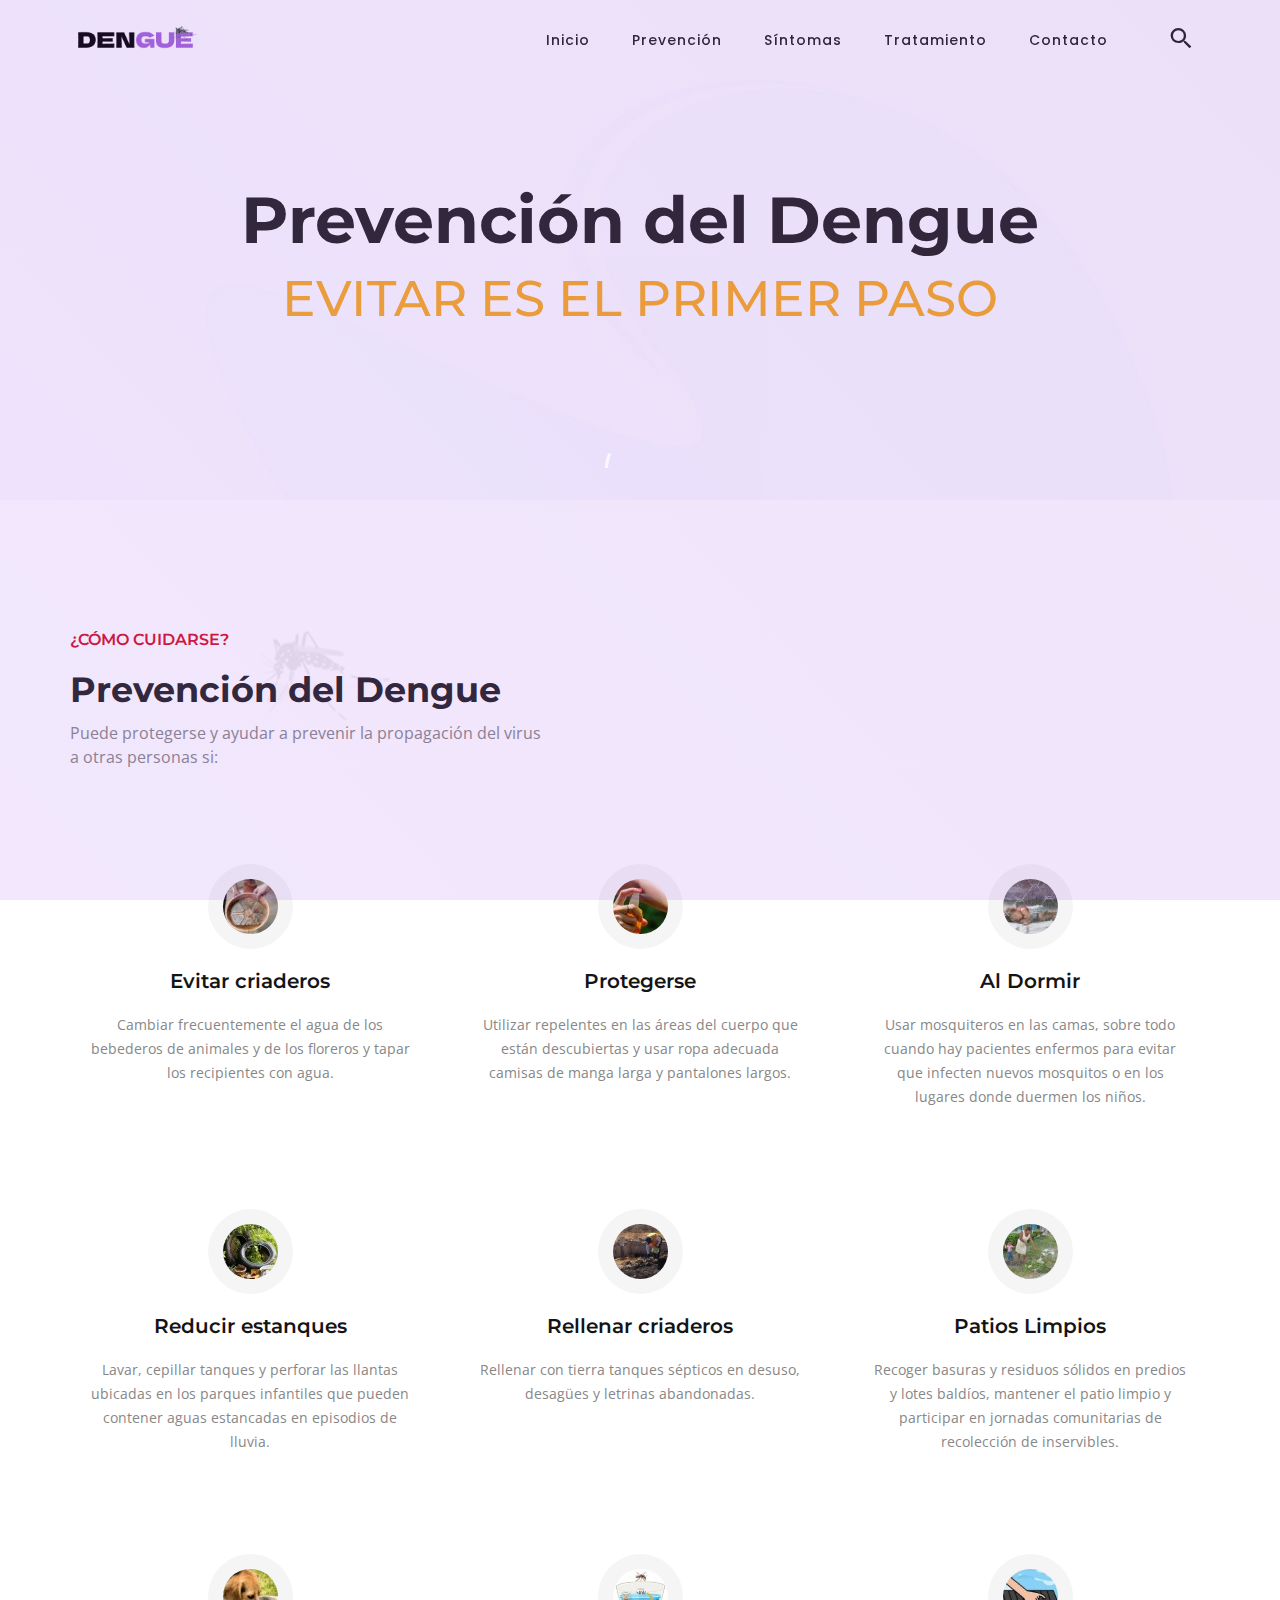
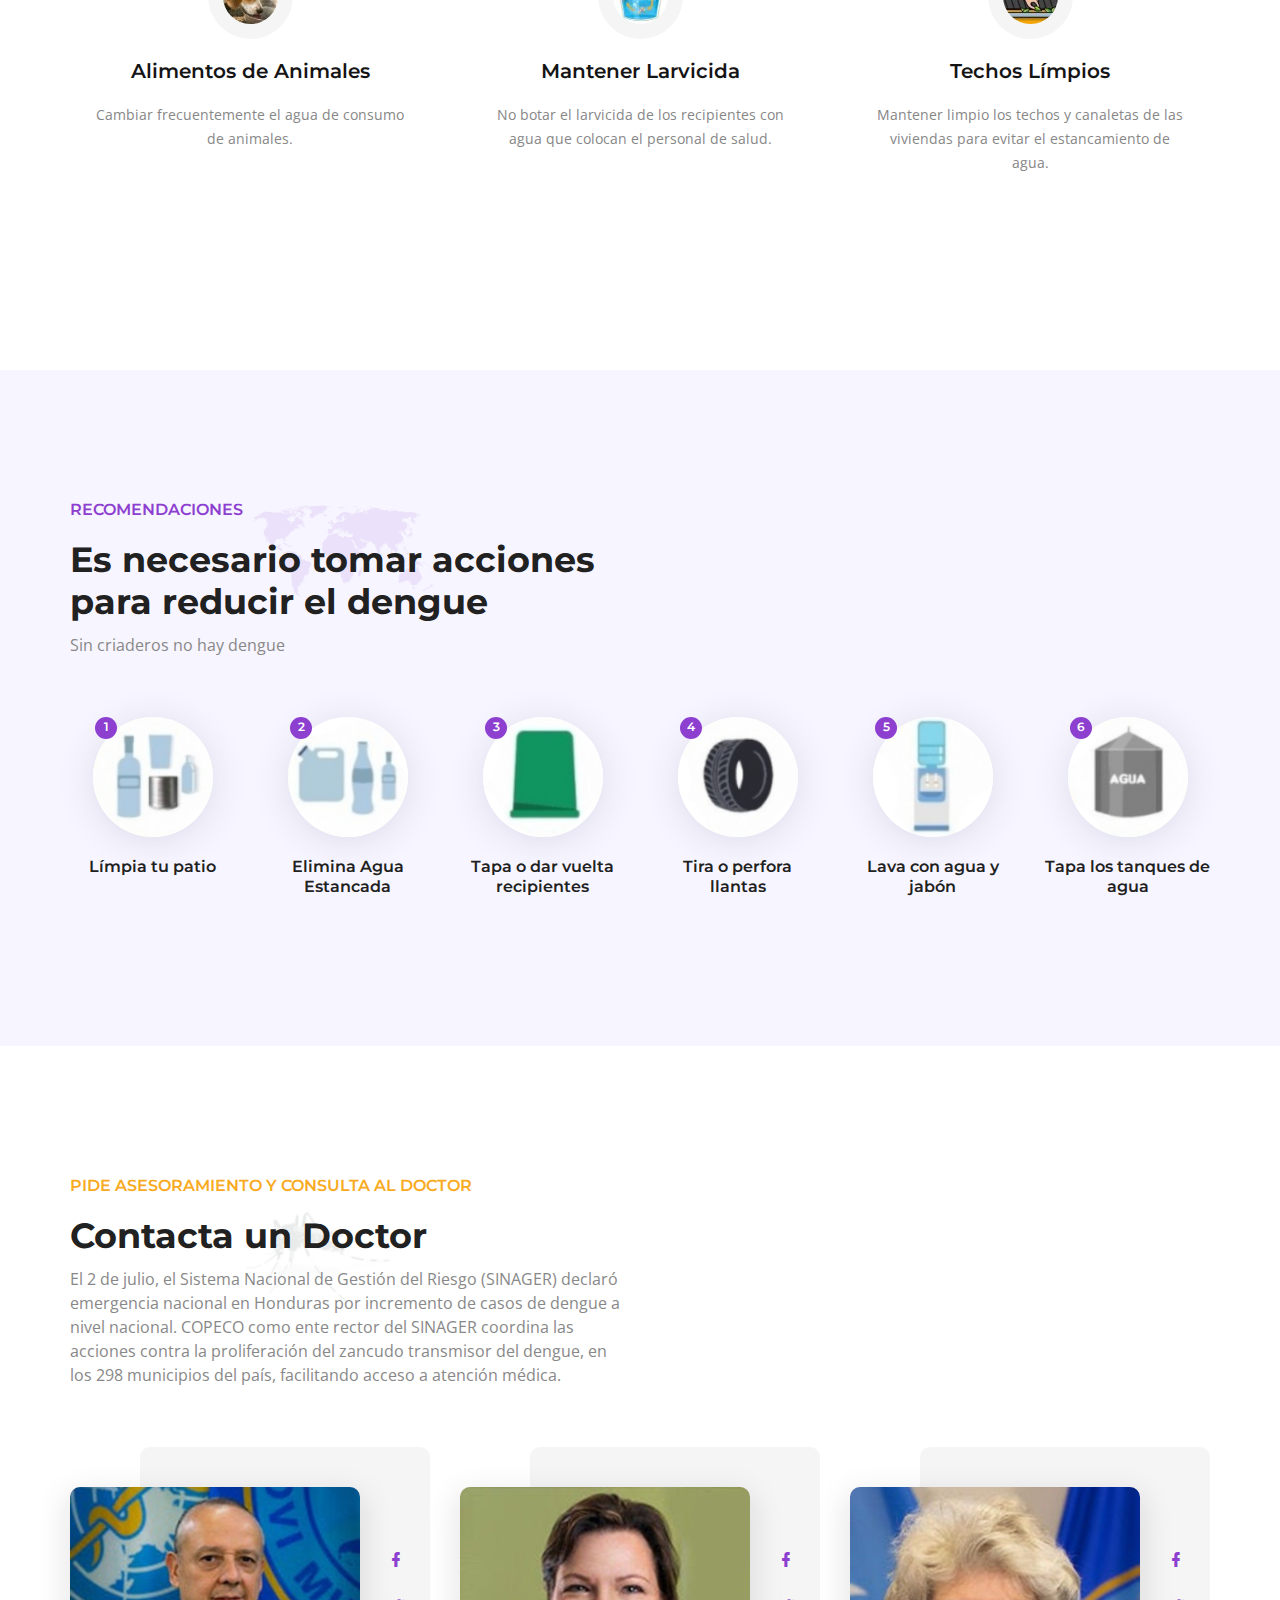
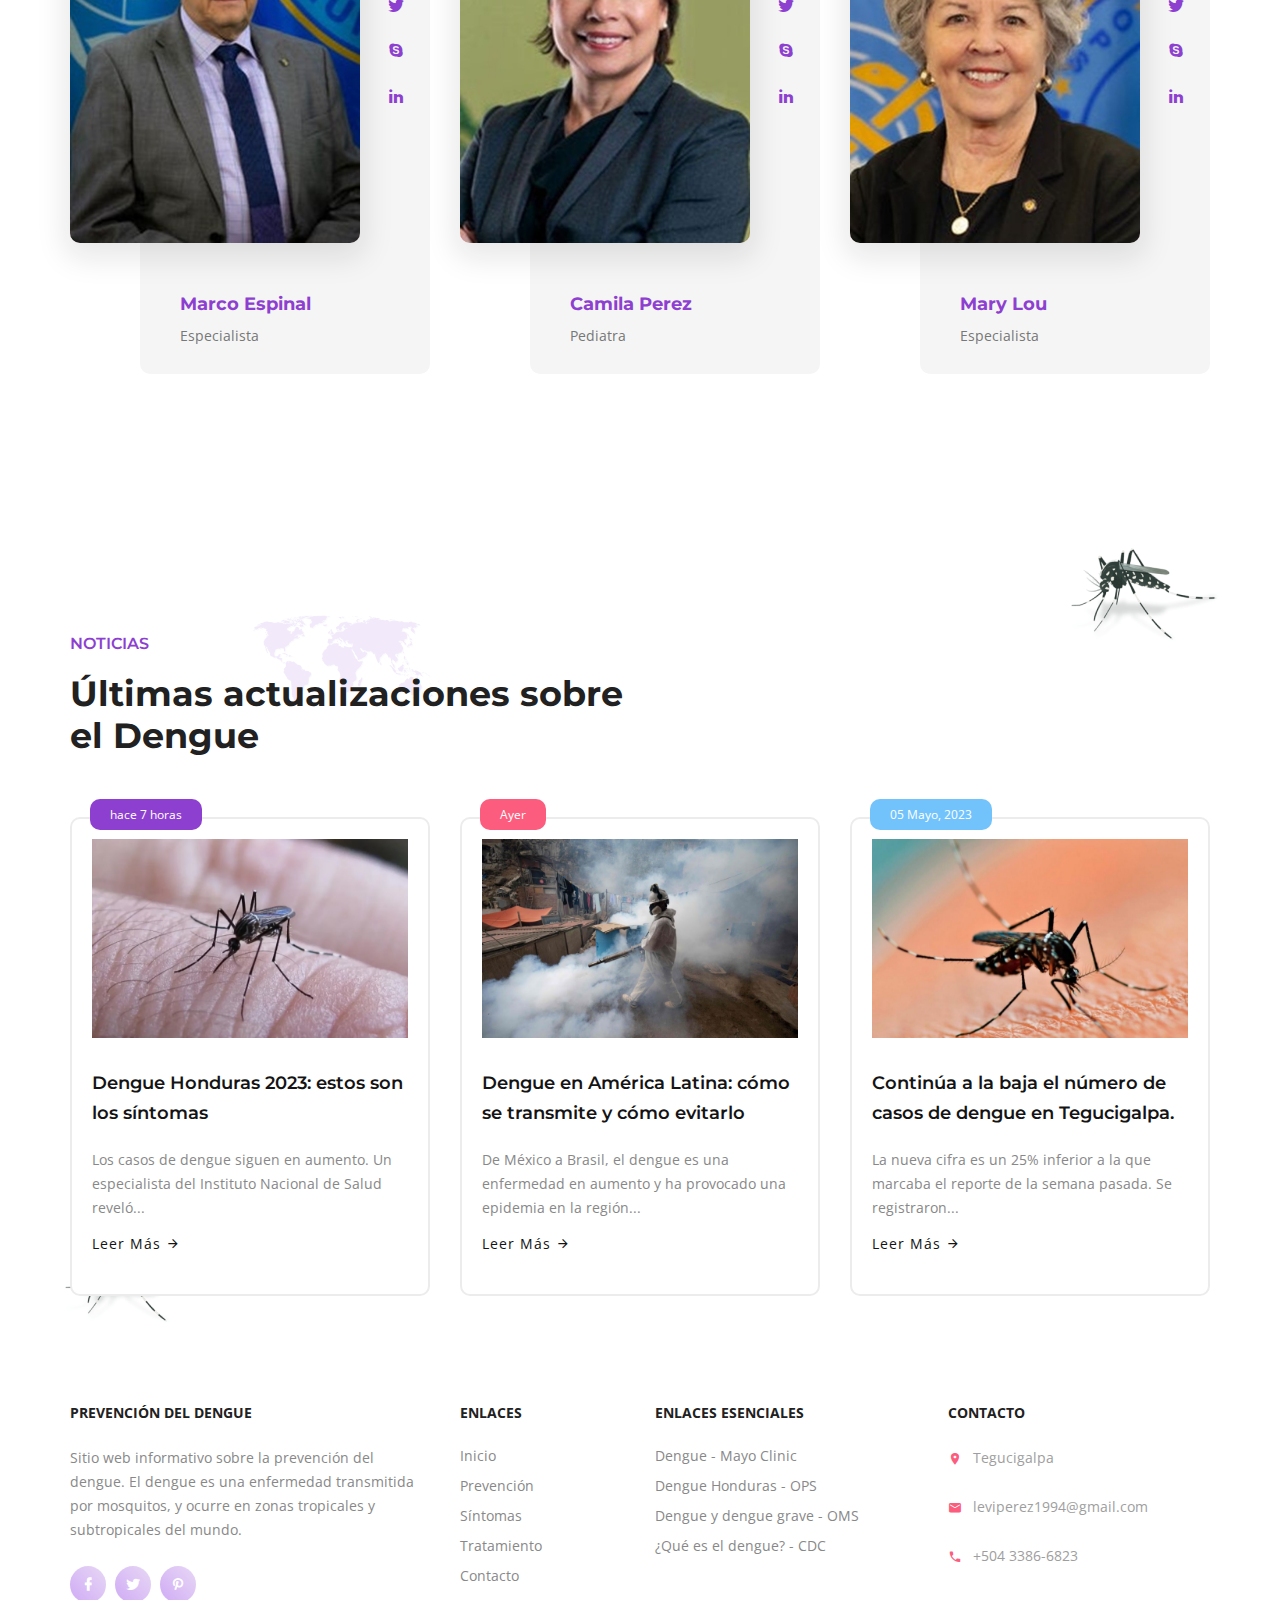
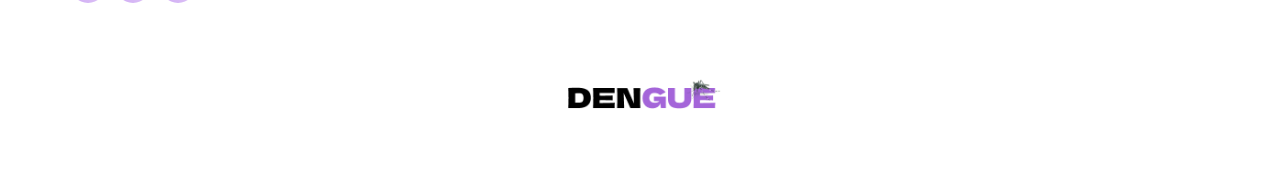
<file: prevencion.html>
<!DOCTYPE html>
<html lang="es">

<head>
  <meta charset="utf-8">
  <meta name="viewport" content="width=device-width, initial-scale=1">
  <meta http-equiv="X-UA-Compatible" content="IE=edge">
  <meta name="description" content="Sitio web informativo sobre la prevención del dengue. El dengue es una enfermedad transmitida por mosquitos, y ocurre en zonas tropicales y subtropicales del mundo.">
  <title>Dengue | Preveción y Tratamiento</title>

  <link rel="shortcut icon" href="assets/images/favicon.ico">
  <link rel="stylesheet" href="assets/css/master.min.css">
  <link rel="stylesheet" href="assets/css/responsive.css">
</head>

<body>

  <!--=== Loader Start ======-->
  <div id="loader-overlay">
    <div class="loader">
      <div class="loader-inner"></div>
    </div>
  </div>
  <!--=== Loader End ======-->

  <!--=== Wrapper Start ===-->
  <div class="wrapper">

    <!--=== Header Start ===-->
    <nav class="navbar navbar-default navbar-fixed navbar-transparent white bootsnav on no-full">
      <!--=== Start Top Search ===-->
      <div class="fullscreen-search-overlay" id="search-overlay"> <a href="#" class="fullscreen-close" id="fullscreen-close-button"><i class="mdi mdi-close"></i></a>
        <div id="fullscreen-search-wrapper">
          <form method="get" id="fullscreen-searchform">
            <input type="text" name="buscar" value="" placeholder="Buscar..." id="fullscreen-search-input" class="search-bar-top">
            <i class="fullscreen-search-icon mdi mdi-magnify">
              <input value="" type="submit">
            </i>
          </form>
        </div>
      </div>
      <!--=== End Top Search ===-->

      <div class="container">
        <!--=== Start Atribute Navigation ===-->
        <div class="attr-nav">
          <ul>
            <li class="search"><a href="#" id="search-button"><i class="mdi mdi-magnify"></i></a></li>
          </ul>
        </div>
        <!--=== End Atribute Navigation ===-->

        <!--=== Start Header Navigation ===-->
        <div class="navbar-header">
          <button type="button" class="navbar-toggle" data-toggle="collapse" data-target="#navbar-menu"> <i class="mdi mdi-menu"></i> </button>
          <div class="logo"> <a href="index.html"> <img class="logo logo-display" src="assets/images/logo.png" alt=""> <img class="logo logo-scrolled" src="assets/images/logo.png" alt=""> </a> </div>
        </div>
        <!--=== End Header Navigation ===-->

        <!--=== Collect the nav links, forms, and other content for toggling ===-->
        <div class="collapse navbar-collapse" id="navbar-menu">
          <ul class="nav navbar-nav navbar-right" data-in="fadeIn" data-out="fadeOut">
            <li><a class="page-scroll" href="index.html">Inicio</a></li>
            <li><a class="page-scroll" href="prevencion.html">Prevención</a></li>
            <li><a class="page-scroll" href="sintomas.html">Síntomas</a></li>
            <li><a class="page-scroll" href="tratamiento.html">Tratamiento</a></li>
            <li><a class="page-scroll" href="contacto.html">Contacto</a></li>
          </ul>
        </div>
        <!--=== /.navbar-collapse ===-->
      </div>
    </nav>
    <!--=== Header End ===-->

    <!--=== page-title-section start ===-->
    <section class="title-hero-bg" style="background-image: url(assets/images/background/bg-titulo.jpg);">
      <div class="parallax-overlay"></div>
      <div class="container">
        <div class="page-title text-center">
          <h1 class="dark-color">Prevención del Dengue</h1>
          <h4 class="text-uppercase mt-30 yellow-color">Evitar es el primer paso</h4>
        </div>
      </div>
    </section>
    <!--=== page-title-section end ===-->

    <!--=== Prevention Start ===-->
    <section id="prevention">
      <div class="container">
        <div class="row">
          <div class="col-md-6 heading-style-one box-title-two text-left">
            <h6 class="red-color text-uppercase">¿Cómo cuidarse?</h6>
            <h2><span class="font-700">Prevención del Dengue</h2>
            <p>Puede protegerse y ayudar a prevenir la propagación del virus<br> a otras personas si:</p>
          </div>
        </div>

        <div class="row mt-50">
          <div class="col-md-4 main-service-box-2 text-center col-sm-4">
            <i><img class="img-responsive" src="assets/images/dengue/criaderos.jpg" alt="criaderos"></i>
            <h4>Evitar criaderos</h4>
            <p>Cambiar frecuentemente el agua de los bebederos de animales y de los floreros y tapar los recipientes con agua.</p>
          </div>
          <div class="col-md-4 main-service-box-2 text-center col-sm-4">
            <i><img class="img-responsive" src="assets/images/dengue/repelente.jpg" alt="repelente"></i>
            <h4>Protegerse</h4>
            <p>Utilizar repelentes en las áreas del cuerpo que están descubiertas y usar ropa adecuada camisas de manga larga y pantalones largos.</p>
          </div>
          <div class="col-md-4 main-service-box-2 text-center col-sm-4">
            <i><img class="img-responsive" src="assets/images/dengue/mosquitero.jpg" alt="mosquitero"></i>
            <h4>Al Dormir</h4>
            <p>Usar mosquiteros en las camas, sobre todo cuando hay pacientes enfermos para evitar que infecten nuevos mosquitos o en los lugares donde duermen los niños.</p>
          </div>

          <div class="col-md-4 main-service-box-2 text-center col-sm-4">
            <i><img class="img-responsive" src="assets/images/dengue/estanques.jpg" alt="estanques"></i>
            <h4>Reducir estanques</h4>
            <p>Lavar, cepillar tanques y perforar las llantas ubicadas en los parques infantiles que pueden contener aguas estancadas en episodios de lluvia.</p>
          </div>
          <div class="col-md-4 main-service-box-2 text-center col-sm-4">
            <i><img class="img-responsive" src="assets/images/dengue/rellenar.jpg" alt="rellenar criaderos"></i>
            <h4>Rellenar criaderos</h4>
            <p>Rellenar con tierra tanques sépticos en desuso, desagües y letrinas abandonadas.</p>
          </div>
          <div class="col-md-4 main-service-box-2 text-center col-sm-4">
            <i><img class="img-responsive" src="assets/images/dengue/limpiar-patios.jpg" alt="limpiar-patios"></i>
            <h4>Patios Limpios</h4>
            <p>Recoger basuras y residuos sólidos en predios y lotes baldíos, mantener el patio limpio y participar en jornadas comunitarias de recolección de inservibles.</p>
          </div>
          
          <div class="col-md-4 main-service-box-2 text-center col-sm-4">
            <i><img class="img-responsive" src="assets/images/dengue/agua-animales.jpg" alt="agua-animales"></i>
            <h4>Alimentos de Animales</h4>
            <p>Cambiar frecuentemente el agua de consumo de animales.</p>
          </div>
          <div class="col-md-4 main-service-box-2 text-center col-sm-4">
            <i><img class="img-responsive" src="assets/images/dengue/larvicida.jpg" alt="larvicida"></i>
            <h4>Mantener Larvicida</h4>
            <p>No botar el larvicida de los recipientes con agua que colocan el personal de salud.</p>
          </div>
          <div class="col-md-4 main-service-box-2 text-center col-sm-4">
            <i><img class="img-responsive" src="assets/images/dengue/techos.jpg" alt="techos"></i>
            <h4>Techos Límpios</h4>
            <p>Mantener limpio los techos y canaletas de las viviendas para evitar el estancamiento de agua.</p>
          </div>

        </div>

      </div>
    </section>
    <!--=== Prevention End ===-->



    <!--=== Hand Wash Start ===-->
    <section class="light-bg">
      <div class="container">
        <div class="row">
          <div class="col-md-6 heading-style-one box-title">
            <h6 class="default-color text-uppercase">Recomendaciones</h6>
            <h2><span class="font-700">Es necesario tomar acciones para reducir el dengue</span></h2>
            <p>Sin criaderos no hay dengue</p>
          </div>
        </div>

        <div class="row mt-30">
          <div class="col-md-2 text-center col-sm-4">
            <div class="box-wrap">
              <span>1</span>
              <div class="img-wrp"><img class="img-responsive" src="assets/images/recomendaciones/limpiar-patio.jpg" alt="recomendaciones-1"></div>
              <h4>Límpia tu patio</h4>
            </div>
          </div>

          <div class="col-md-2 main-service-box-3 text-center col-sm-4">
            <div class="box-wrap">
              <span>2</span>
              <div class="img-wrp"><img class="img-responsive" src="assets/images/recomendaciones/agua-estancada.jpg" alt="recomendaciones-2"></div>
              <h4>Elimina Agua Estancada</h4>
            </div>
          </div>

          <div class="col-md-2 main-service-box-3 text-center col-sm-4">
            <div class="box-wrap">
              <span>3</span>
              <div class="img-wrp"><img class="img-responsive" src="assets/images/recomendaciones/dar-vuelta.jpg" alt="recomendaciones-3"></div>
              <h4>Tapa o dar vuelta recipientes</h4>
            </div>
          </div>

          <div class="col-md-2 main-service-box-3 text-center col-sm-4">
            <div class="box-wrap">
              <span>4</span>
              <div class="img-wrp"><img class="img-responsive" src="assets/images/recomendaciones/tirar-llantas.jpg" alt="recomendaciones-4"></div>
              <h4>Tira o perfora llantas</h4>
            </div>
          </div>

          <div class="col-md-2 main-service-box-3 text-center col-sm-4">
            <div class="box-wrap">
              <span>5</span>
              <div class="img-wrp"><img class="img-responsive" src="assets/images/recomendaciones/lavar.jpg" alt="recomendaciones-5"></div>
              <h4>Lava con agua y jabón</h4>
            </div>
          </div>

          <div class="col-md-2 main-service-box-3 text-center col-sm-4">
            <div class="box-wrap">
              <span>6</span>
              <div class="img-wrp"><img class="img-responsive" src="assets/images/recomendaciones/tanques-de-agua.jpg" alt="recomendaciones-6"></div>
              <h4>Tapa los tanques de agua</h4>
            </div>
          </div>

        </div>
      </div>
    </section>
    <!--=== Hand Wash End ===-->

    <!--=== Our Team Start ===-->
    <section id="doctor">
      <div class="container">
        <div class="row">
          <div class="col-md-6 heading-style-one box-title-two text-left">
            <h6 class="yellow-color text-uppercase">PIDE ASESORAMIENTO Y CONSULTA AL DOCTOR</h6>
            <h2><span class="font-700">Contacta un Doctor</h2>
            <p>El 2 de julio, el Sistema Nacional de Gestión del Riesgo (SINAGER) declaró emergencia nacional en Honduras por incremento de casos de dengue a nivel nacional. COPECO como ente rector del SINAGER coordina las acciones contra la proliferación del zancudo transmisor del dengue, en los 298 municipios del país, facilitando acceso a atención médica.</p>
          </div>
        </div>

        <div class="row mt-50">
          <!-- Team Block -->
          <div class="team-block col-lg-4 col-md-4 col-sm-12">
            <div class="inner-box">
              <ul class="social-icons">
                <li><a href="#"><i class="mdi mdi-facebook"></i></a></li>
                <li><a href="#"><i class="mdi mdi-twitter"></i></a></li>
                <li><a href="#"><i class="mdi mdi-skype"></i></a></li>
                <li><a href="#"><i class="mdi mdi-linkedin"></i></a></li>
              </ul>
              <div class="image">
                <a href="#"><img src="assets/images/doctores/marco-espinal.jpg" alt="doctor marco-espinal" /></a>
              </div>
              <div class="lower-content">
                <h3><a href="#">Marco Espinal</a></h3>
                <div class="designation">Especialista</div>
              </div>
            </div>
          </div>

          <!-- Team Block -->
          <div class="team-block col-lg-4 col-md-4 col-sm-12">
            <div class="inner-box">
              <ul class="social-icons">
                <li><a href="#"><i class="mdi mdi-facebook"></i></a></li>
                <li><a href="#"><i class="mdi mdi-twitter"></i></a></li>
                <li><a href="#"><i class="mdi mdi-skype"></i></a></li>
                <li><a href="#"><i class="mdi mdi-linkedin"></i></a></li>
              </ul>
              <div class="image">
                <a href="#"><img src="assets/images/doctores/camila-perez.jpg" alt="Doctora Camila Perez" /></a>
              </div>
              <div class="lower-content">
                <h3><a href="#">Camila Perez</a></h3>
                <div class="designation">Pediatra</div>
              </div>
            </div>
          </div>

          <!-- Team Block -->
          <div class="team-block col-lg-4 col-md-4 col-sm-12">
            <div class="inner-box">
              <ul class="social-icons">
                <li><a href="#"><i class="mdi mdi-facebook"></i></a></li>
                <li><a href="#"><i class="mdi mdi-twitter"></i></a></li>
                <li><a href="#"><i class="mdi mdi-skype"></i></a></li>
                <li><a href="#"><i class="mdi mdi-linkedin"></i></a></li>
              </ul>
              <div class="image">
                <a href="#"><img src="assets/images/doctores/mary-lou.jpg" alt="Doctora Mary Lou" /></a>
              </div>
              <div class="lower-content">
                <h3><a href="#">Mary Lou</a></h3>
                <div class="designation">Especialista</div>
              </div>
            </div>
          </div>

        </div>
      </div>
    </section>
    <!--=== Our Team End ===-->

    <!--=== Blogs Start ===-->
    <section class="pb-0" id="blog">
      <div class="virus-box-1 shapes" data-opacity="0.2"></div>
      <div class="virus-box-2 shapes" data-opacity="0.2"></div>
      <div class="container">
        <div class="row">
          <div class="col-md-6 heading-style-one box-title">
            <h6 class="default-color text-uppercase">Noticias</h6>
            <h2><span class="font-700">Últimas actualizaciones sobre el Dengue</span></h2>
          </div>
        </div>
        <div class="row mt-50">
          <div class="col-md-4">
            <div class="post">
              <div class="post-img"> <img class="img-responsive" src="assets/images/noticias/noticia-1.jpg" alt="noticia-1" /> </div>
              <div class="post-info">
                <h3><a href="blog-grid.html">Dengue Honduras 2023: estos son los síntomas</a></h3>
                <p>Los casos de dengue siguen en aumento. Un especialista del Instituto Nacional de Salud reveló...</p>
                <div class="date">hace 7 horas</div>
                <a class="readmore" href="#"><span>Leer Más <i class="eicon mdi mdi-arrow-right"></i></span></a>
              </div>
            </div>
          </div>
          <!--=== Post End ===-->

          <div class="col-md-4">
            <div class="post">
              <div class="post-img"> <img class="img-responsive" src="assets/images/noticias/noticia-2.jpg" alt="noticia-2" /> </div>
              <div class="post-info">
                <h3><a href="blog-grid.html">Dengue en América Latina: cómo se transmite y cómo evitarlo</a></h3>
                <p>De México a Brasil, el dengue es una enfermedad en aumento y ha provocado una epidemia en la región...</p>
                <div class="date pink-color">Ayer</div>
                <a class="readmore" href="#"><span>Leer Más <i class="eicon mdi mdi-arrow-right"></i></span></a>
              </div>
            </div>
          </div>
          <!--=== Post End ===-->

          <div class="col-md-4">
            <div class="post">
              <div class="post-img"> <img class="img-responsive" src="assets/images/noticias/noticia-3.jpg" alt="noticia-3" /> </div>
              <div class="post-info">
                <h3><a href="blog-grid.html">Continúa a la baja el número de casos de dengue en Tegucigalpa.</a></h3>
                <p>La nueva cifra es un 25% inferior a la que marcaba el reporte de la semana pasada. Se registraron...</p>
                <div class="date blue-color">05 Mayo, 2023</div>
                <a class="readmore" href="#"><span>Leer Más <i class="eicon mdi mdi-arrow-right"></i></span></a>
              </div>
            </div>
          </div>
          <!--=== Post End ===-->

        </div>
      </div>
    </section>
    <!--=== Blogs End ===-->

    <!--=== Footer Start ===-->
    <footer class="footer">
      <div class="footer-main">
        <div class="container">
          <div class="row">
            <div class="col-sm-6 col-md-4">
              <div class="widget widget-links">
                <h5 class="widget-title">Prevención del Dengue</h5>
                <div class="footer-about">
                  <p>Sitio web informativo sobre la prevención del dengue. El dengue es una enfermedad transmitida por mosquitos, y ocurre en zonas tropicales y subtropicales del mundo. </p>
                  <ul class="social-media">
                    <li><a href="#" class="mdi mdi-facebook"></a></li>
                    <li><a href="#" class="mdi mdi-twitter"></a></li>
                    <li><a href="#" class="mdi mdi-pinterest"></a></li>
                  </ul>
                </div>
              </div>
            </div>
            <div class="col-sm-6 col-md-2">
              <div class="widget widget-links">
                <h5 class="widget-title">Enlaces</h5>
                <ul>
                  <li><a class="page-scroll" href="index.html">Inicio</a></li>
                  <li><a class="page-scroll" href="prevention.html">Prevención</a></li>
                  <li><a class="page-scroll" href="sintomas.html">Síntomas</a></li>
                  <li><a class="page-scroll" href="tratamiento.html">Tratamiento</a></li>
                  <li><a class="page-scroll" href="contacto.html">Contacto</a></li>
                </ul>
              </div>
            </div>
            <div class="col-sm-6 col-md-3">
              <div class="widget widget-links">
                <h5 class="widget-title">Enlaces Esenciales</h5>
                <ul>
                  <li><a href="https://www.mayoclinic.org/es-es/diseases-conditions/dengue-fever/symptoms-causes/syc-20353078">Dengue - Mayo Clinic</a></li>
                  <li><a href="https://www.paho.org/es/dengue-honduras">Dengue Honduras - OPS</a></li>
                  <li><a href="https://www.who.int/es/news-room/fact-sheets/detail/dengue-and-severe-dengue">Dengue y dengue grave - OMS</a></li>
                  <li><a href="https://www.cdc.gov/dengue/es/index.html">¿Qué es el dengue? - CDC</a></li>
                </ul>
              </div>
            </div>
            <div class="col-sm-6 col-md-3">
              <div class="widget widget-text">
                <h5 class="widget-title">Contacto</h5>
                <ul class="footer-contact">
                  <li><i class="mdi mdi-map-marker"></i>
                    <p>Tegucigalpa</p>
                  </li>
                  <li><i class="mdi mdi-email"></i>
                    <p><a href="#">leviperez1994@gmail.com </a></p>
                  </li>
                  <li><i class="mdi mdi-phone"></i>
                    <p>+504 3386-6823</p>
                  </li>
                </ul>
              </div>
            </div>
          </div>
        </div>
      </div>
      <div class="footer-copyright">
        <div class="container">
          <div class="row">
            <div class="col-md-2 col-md-offset-5">
              <div class="logo-footer"><a href="index.html"><img class="img-responsive" src="assets/images/logo.png" alt="chaos-logo" /></a></div>
            </div>
          </div>

        </div>
      </div>
    </footer>
    <!--=== Footer End ===-->

  </div>
  <!--=== Wrapper End ===-->

  <!--=== Javascript Plugins ===-->
  <script src="https://cdnjs.cloudflare.com/ajax/libs/jquery/1.12.0/jquery.min.js"></script>
  <script src="assets/js/plugins.js"></script>
  <script src="assets/js/master.min.js"></script>
  <!--=== Javascript Plugins End ===-->

</body>

</html>
</file>
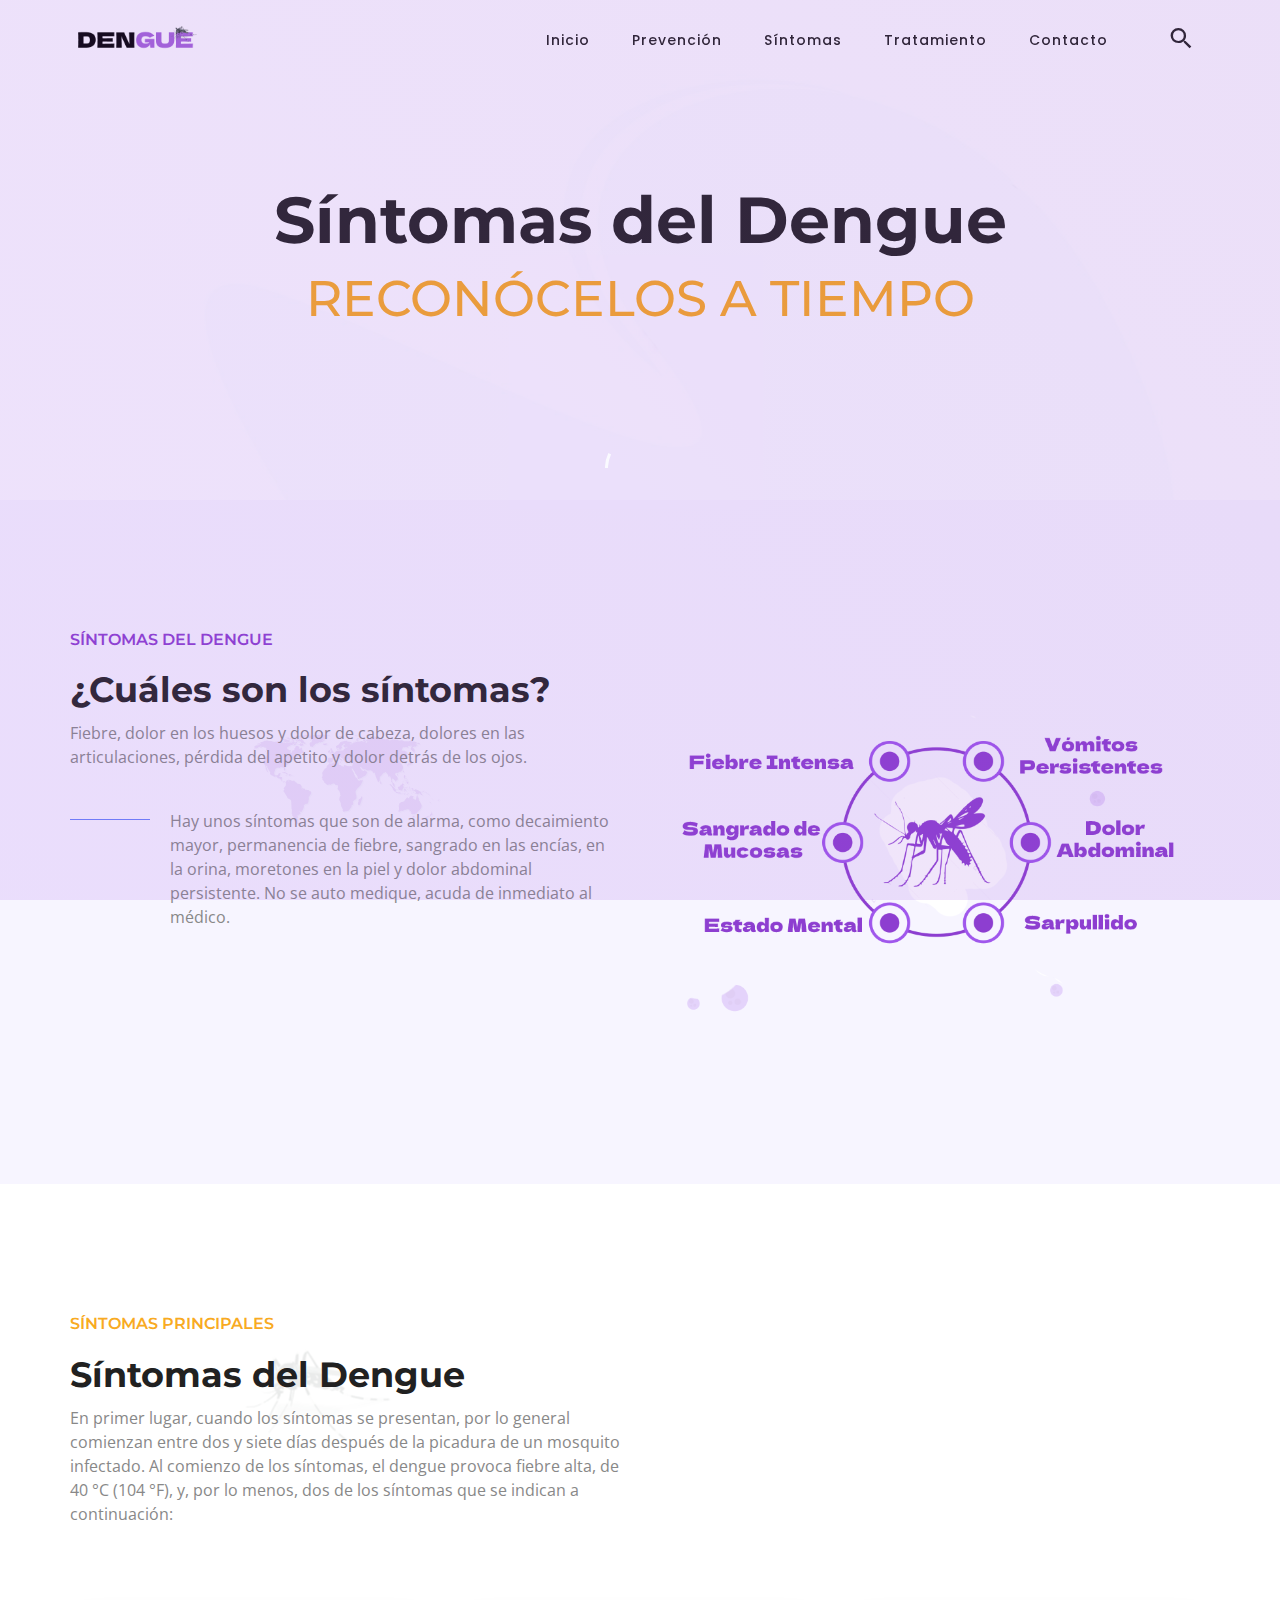
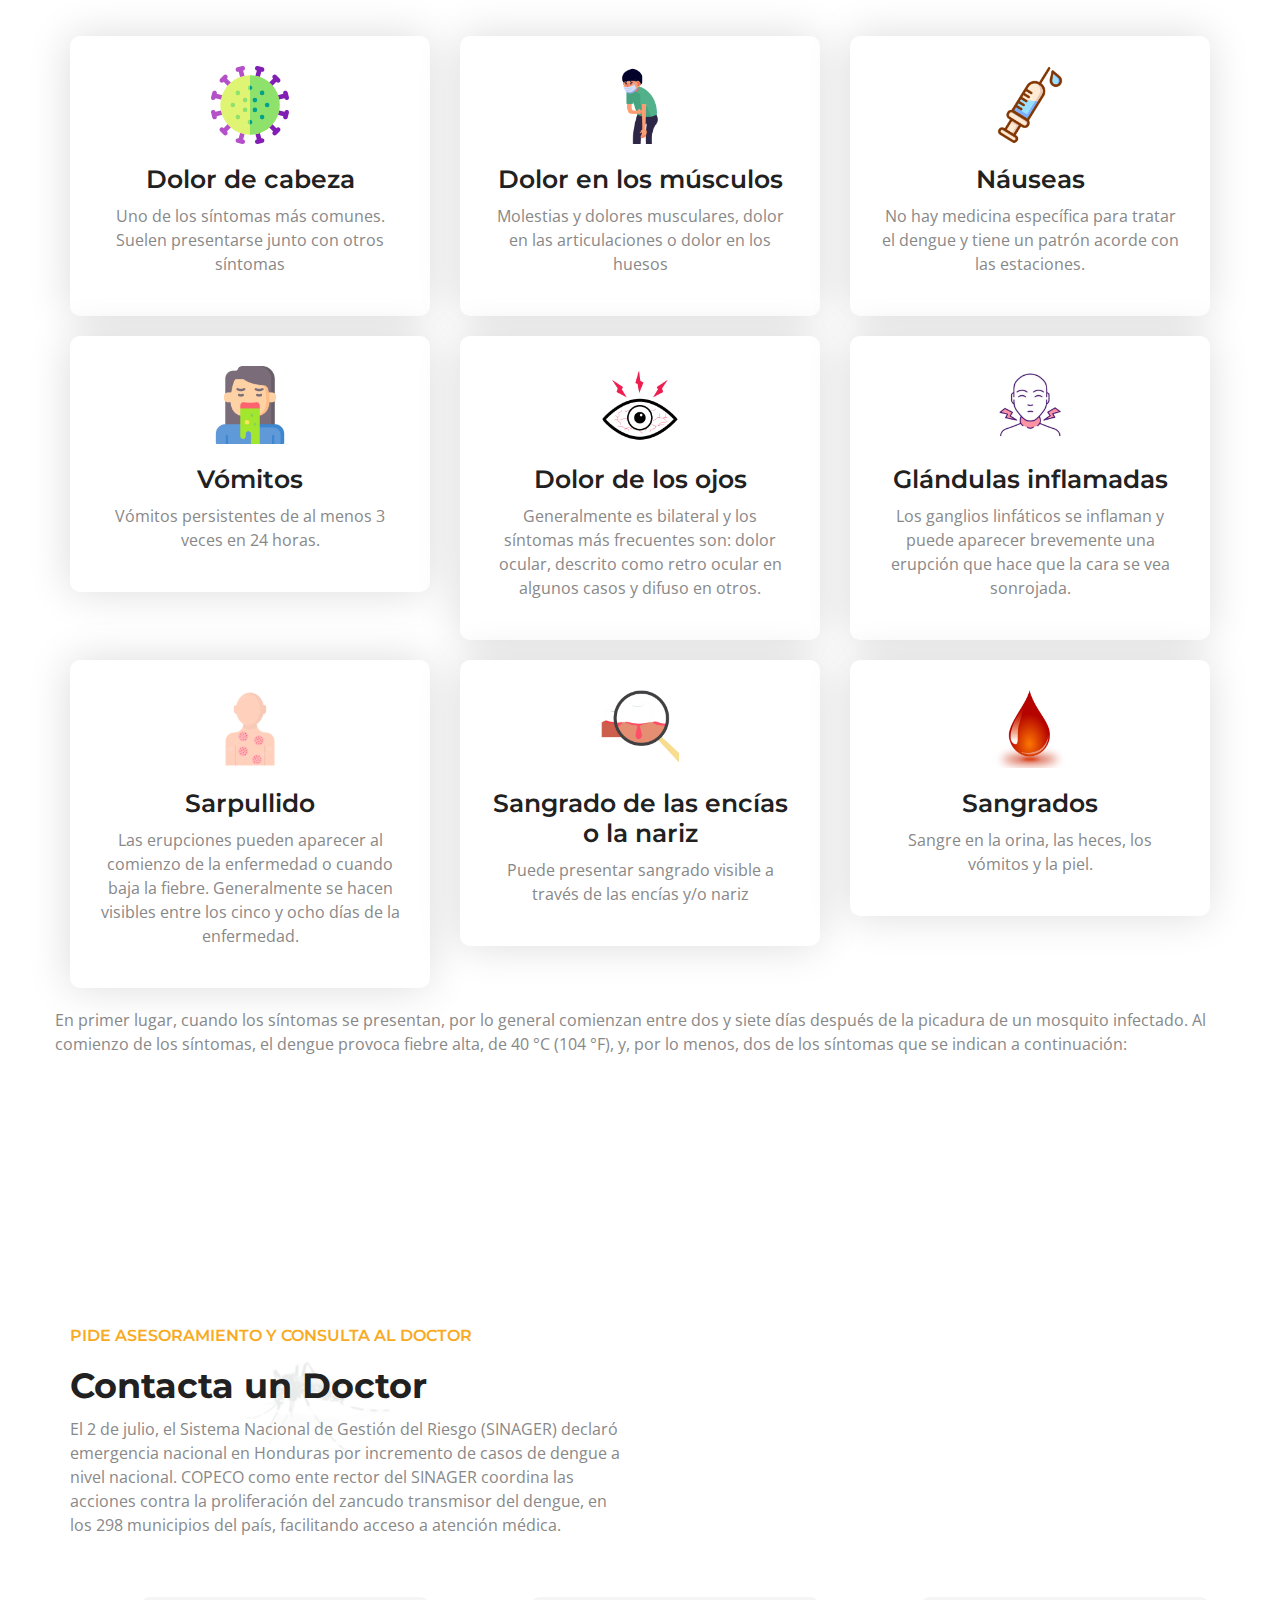
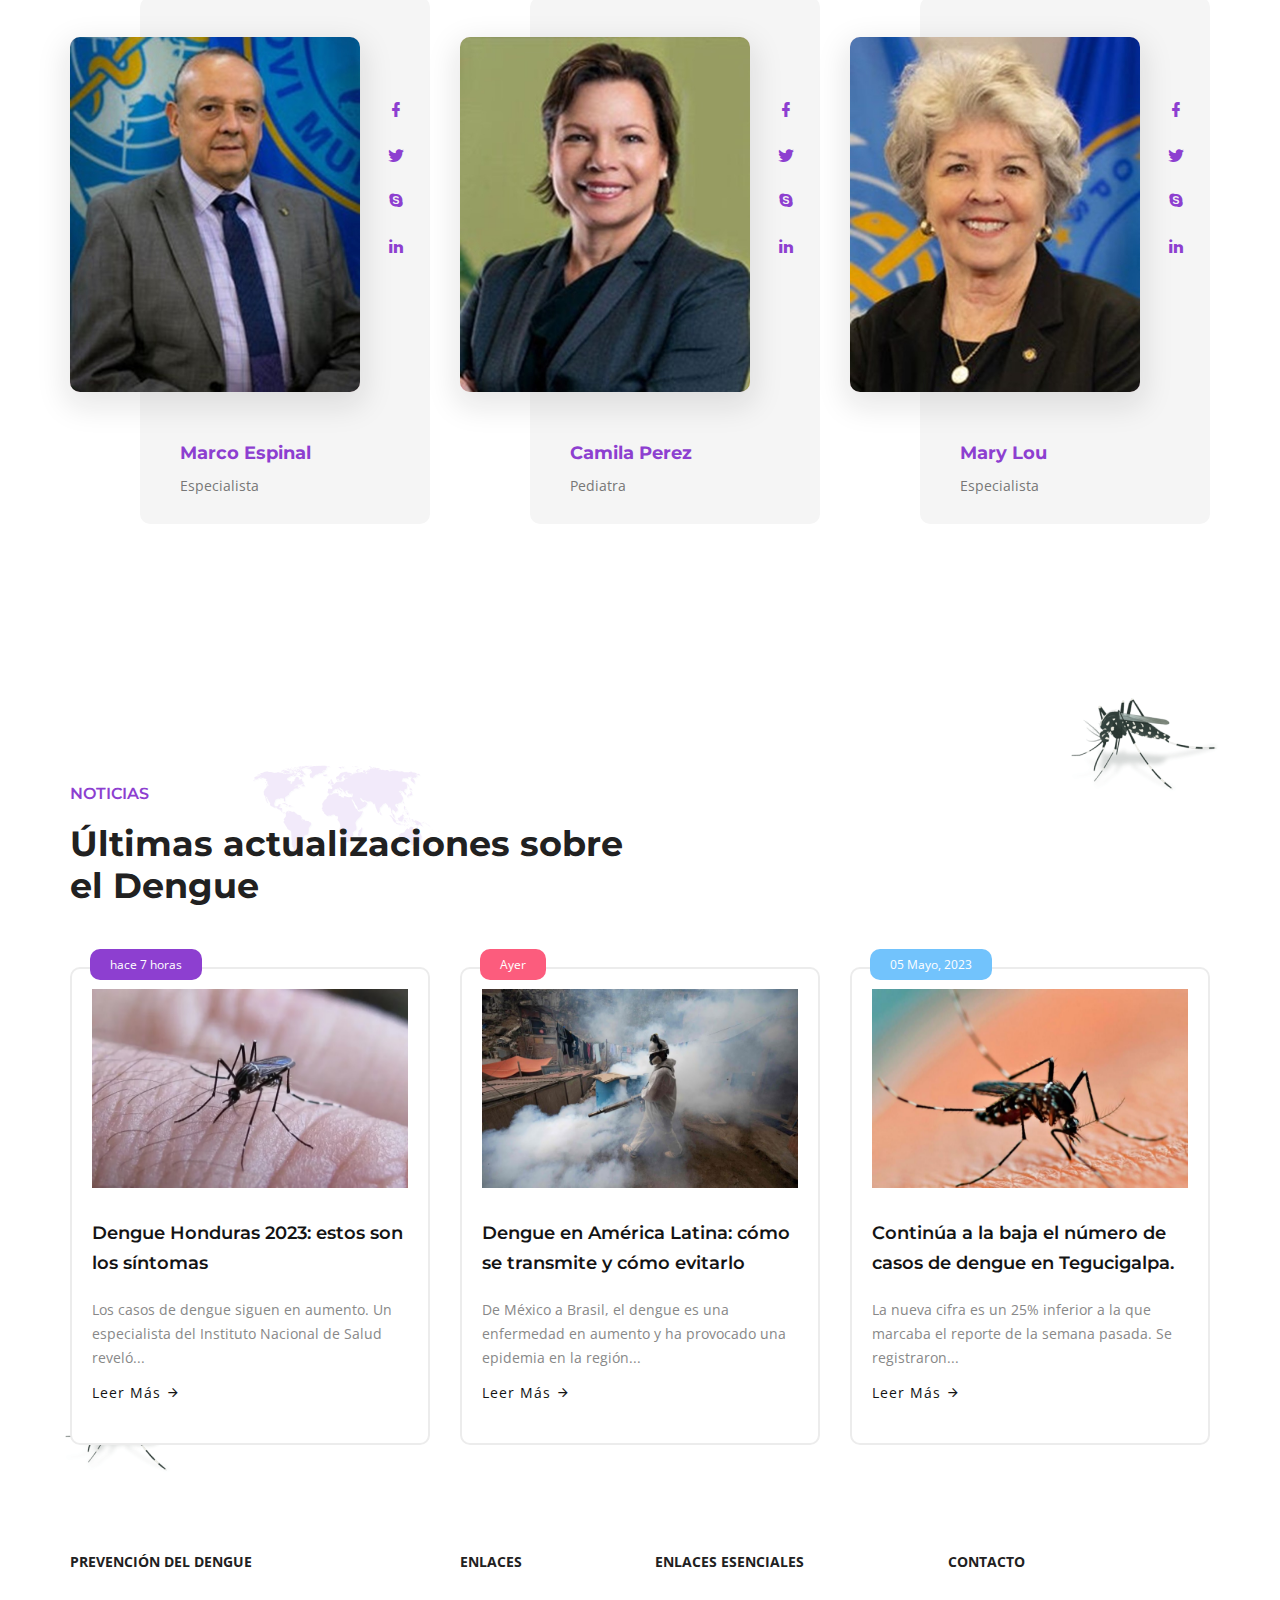
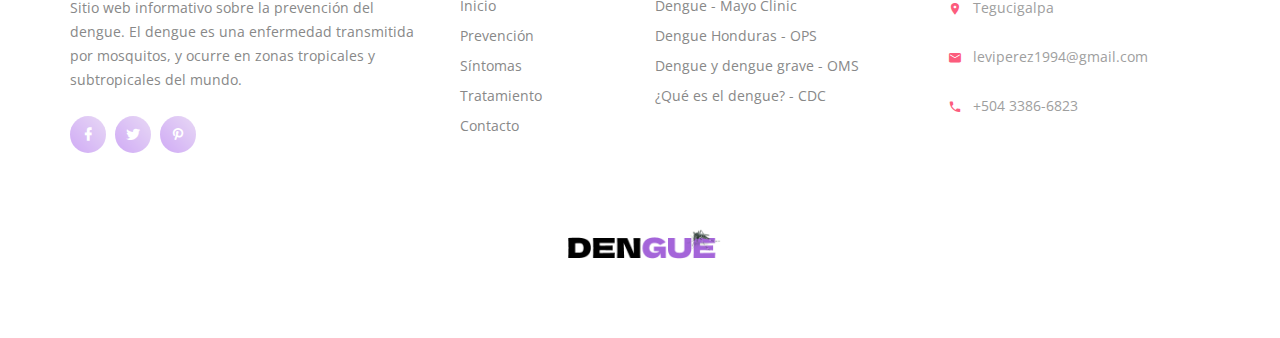
<file: sintomas.html>
<!DOCTYPE html>
<html lang="es">

<head>
  <meta charset="utf-8">
  <meta name="viewport" content="width=device-width, initial-scale=1">
  <meta http-equiv="X-UA-Compatible" content="IE=edge">
  <meta name="description" content="Sitio web informativo sobre la prevención del dengue. El dengue es una enfermedad transmitida por mosquitos, y ocurre en zonas tropicales y subtropicales del mundo.">
  <title>Dengue | Preveción y Tratamiento</title>

  <link rel="shortcut icon" href="assets/images/favicon.ico">
  <link rel="stylesheet" href="assets/css/master.min.css">
  <link rel="stylesheet" href="assets/css/responsive.css">
</head>

<body>

  <!--=== Loader Start ======-->
  <div id="loader-overlay">
    <div class="loader">
      <div class="loader-inner"></div>
    </div>
  </div>
  <!--=== Loader End ======-->

  <!--=== Wrapper Start ===-->
  <div class="wrapper">

    <!--=== Header Start ===-->
    <nav class="navbar navbar-default navbar-fixed navbar-transparent white bootsnav on no-full">
      <!--=== Start Top Search ===-->
      <div class="fullscreen-search-overlay" id="search-overlay"> <a href="#" class="fullscreen-close" id="fullscreen-close-button"><i class="mdi mdi-close"></i></a>
        <div id="fullscreen-search-wrapper">
          <form method="get" id="fullscreen-searchform">
            <input type="text" name="buscar" value="" placeholder="Buscar..." id="fullscreen-search-input" class="search-bar-top">
            <i class="fullscreen-search-icon mdi mdi-magnify">
              <input value="" type="submit">
            </i>
          </form>
        </div>
      </div>
      <!--=== End Top Search ===-->

      <div class="container">
        <!--=== Start Atribute Navigation ===-->
        <div class="attr-nav">
          <ul>
            <li class="search"><a href="#" id="search-button"><i class="mdi mdi-magnify"></i></a></li>
          </ul>
        </div>
        <!--=== End Atribute Navigation ===-->

        <!--=== Start Header Navigation ===-->
        <div class="navbar-header">
          <button type="button" class="navbar-toggle" data-toggle="collapse" data-target="#navbar-menu"> <i class="mdi mdi-menu"></i> </button>
          <div class="logo"> <a href="index.html"> <img class="logo logo-display" src="assets/images/logo.png" alt=""> <img class="logo logo-scrolled" src="assets/images/logo.png" alt=""> </a> </div>
        </div>
        <!--=== End Header Navigation ===-->

        <!--=== Collect the nav links, forms, and other content for toggling ===-->
        <div class="collapse navbar-collapse" id="navbar-menu">
          <ul class="nav navbar-nav navbar-right" data-in="fadeIn" data-out="fadeOut">
            <li><a class="page-scroll" href="index.html">Inicio</a></li>
            <li><a class="page-scroll" href="prevencion.html">Prevención</a></li>
            <li><a class="page-scroll" href="sintomas.html">Síntomas</a></li>
            <li><a class="page-scroll" href="tratamiento.html">Tratamiento</a></li>
            <li><a class="page-scroll" href="contacto.html">Contacto</a></li>
          </ul>
        </div>
        <!--=== /.navbar-collapse ===-->
      </div>
    </nav>
    <!--=== Header End ===-->

    <!--=== page-title-section start ===-->
    <section class="title-hero-bg" style="background-image: url(assets/images/background/bg-titulo.jpg);">
      <div class="parallax-overlay"></div>
      <div class="container">
        <div class="page-title text-center">
          <h1 class="dark-color">Síntomas del Dengue</h1>
          <h4 class="text-uppercase mt-30 yellow-color">Reconócelos a tiempo</h4>
        </div>
      </div>
    </section>
    <!--=== page-title-section end ===-->


    <!--=== Symptoms Start ===-->
    <section class="light-bg" id="symptom">
      <div class="container">
        <div class="row">
          <div class="col-md-6 heading-style-one box-title">
            <h6 class="default-color text-uppercase">Síntomas del Dengue</h6>
            <h2><span class="font-700">¿Cuáles son los síntomas?</span></h2>
            <p>Fiebre, dolor en los huesos y dolor de cabeza, dolores en las articulaciones, pérdida del apetito y dolor detrás de los ojos.</p>
            <div class="welcome-style-two mt-30">
              <div class="thin-border-purple thin-borders pull-left"></div>
              <p class="pull-left">Hay unos síntomas que son de alarma, como decaimiento mayor, permanencia de fiebre, sangrado en las encías, en la orina, moretones en la piel y dolor abdominal persistente. No se auto medique, acuda de inmediato al médico.</p>
            </div>
          </div>
          <div class="col-md-6">
            <img class="img-responsive symptom-img" src="assets/images/dengue/sintomas.png" alt="sintomas" />
          </div>
        </div>
      </div>
    </section>
    <!--=== Symptoms End ===-->

    <!--=== Welcome Start ===-->
    <section id="about">
      <div class="container">
        <div class="row">
          <div class="col-md-6 heading-style-one box-title-two text-left">
            <h6 class="yellow-color text-uppercase">Síntomas principales</h6>
            <h2><span class="font-700">Síntomas del Dengue</h2>
            <p>En primer lugar, cuando los síntomas se presentan, por lo general comienzan entre dos y siete días después de la picadura de un mosquito infectado. Al comienzo de los síntomas, el dengue provoca fiebre alta, de 40 °C (104 °F), y, por lo menos, dos de los síntomas que se indican a continuación:</p>
          </div>
        </div>

        <div class="row mt-100">
          <div class="col-md-4">
            <div class="feature-box text-center feature-box-rounded mb-20">
              <i class="virus-icon img-icon"></i>
              <h3 class="font-600">Dolor de cabeza</h3>
              <p>Uno de los síntomas más comunes. Suelen presentarse junto con otros síntomas</p>
            </div>
          </div>
          <div class="col-md-4">
            <div class="feature-box text-center feature-box-rounded mb-20">
              <i class="enfermo-icono img-icon"></i>
              <h3 class="font-600">Dolor en los músculos</h3>
              <p>Molestias y dolores musculares, dolor en las articulaciones o dolor en los huesos</p>
            </div>
          </div>
          <div class="col-md-4">
            <div class="feature-box text-center feature-box-rounded mb-20">
              <i class="medicina-icono img-icon"></i>
              <h3 class="font-600">Náuseas</h3>
              <p>No hay medicina específica para tratar el dengue y tiene un patrón acorde con las estaciones.</p>
            </div>
          </div>
        </div>
        <div class="row">
          <div class="col-md-4">
            <div class="feature-box text-center feature-box-rounded mb-20">
              <i class="vomitos-icono img-icon"></i>
              <h3 class="font-600">Vómitos</h3>
              <p>Vómitos persistentes de al menos 3 veces en 24 horas.</p>
            </div>
          </div>
          <div class="col-md-4">
            <div class="feature-box text-center feature-box-rounded mb-20">
              <i class="ojos-icono img-icon"></i>
              <h3 class="font-600">Dolor de los ojos</h3>
              <p>Generalmente es bilateral y los síntomas más frecuentes son: dolor ocular, descrito como retro ocular en algunos casos y difuso en otros.</p>
            </div>
          </div>
          <div class="col-md-4">
            <div class="feature-box text-center feature-box-rounded">
              <i class="glandulas-icono img-icon"></i>
              <h3 class="font-600">Glándulas inflamadas</h3>
              <p>Los ganglios linfáticos se inflaman y puede aparecer brevemente una erupción que hace que la cara se vea sonrojada.</p>
            </div>
          </div>
        </div>

        <div class="row">
          <div class="col-md-4">
            <div class="feature-box text-center feature-box-rounded mb-20">
              <i class="sarpullido-icono img-icon"></i>
              <h3 class="font-600">Sarpullido</h3>
              <p>Las erupciones pueden aparecer al comienzo de la enfermedad o cuando baja la fiebre. Generalmente se hacen visibles entre los cinco y ocho días de la enfermedad.</p>
            </div>
          </div>
          <div class="col-md-4">
            <div class="feature-box text-center feature-box-rounded mb-20">
              <i class="encias-icono img-icon"></i>
              <h3 class="font-600">Sangrado de las encías o la nariz</h3>
              <p>Puede presentar sangrado visible a través de las encías y/o nariz</p>
            </div>
          </div>
          <div class="col-md-4">
            <div class="feature-box text-center feature-box-rounded">
              <i class="sangrado-icono img-icon"></i>
              <h3 class="font-600">Sangrados</h3>
              <p>Sangre en la orina, las heces, los vómitos y la piel.</p>
            </div>
          </div>
        </div>

        <div class="row">
          <p>En primer lugar, cuando los síntomas se presentan, por lo general comienzan entre dos y siete días después de la picadura de un mosquito infectado. Al comienzo de los síntomas, el dengue provoca fiebre alta, de 40 °C (104 °F), y, por lo menos, dos de los síntomas que se indican a continuación:</p>
        </div>
      </div>
    </section>
    <!--=== Welcome End ===-->

    <!--=== Our Team Start ===-->
    <section id="doctor">
      <div class="container">
        <div class="row">
          <div class="col-md-6 heading-style-one box-title-two text-left">
            <h6 class="yellow-color text-uppercase">PIDE ASESORAMIENTO Y CONSULTA AL DOCTOR</h6>
            <h2><span class="font-700">Contacta un Doctor</h2>
            <p>El 2 de julio, el Sistema Nacional de Gestión del Riesgo (SINAGER) declaró emergencia nacional en Honduras por incremento de casos de dengue a nivel nacional. COPECO como ente rector del SINAGER coordina las acciones contra la proliferación del zancudo transmisor del dengue, en los 298 municipios del país, facilitando acceso a atención médica.</p>
          </div>
        </div>

        <div class="row mt-50">
          <!-- Team Block -->
          <div class="team-block col-lg-4 col-md-4 col-sm-12">
            <div class="inner-box">
              <ul class="social-icons">
                <li><a href="#"><i class="mdi mdi-facebook"></i></a></li>
                <li><a href="#"><i class="mdi mdi-twitter"></i></a></li>
                <li><a href="#"><i class="mdi mdi-skype"></i></a></li>
                <li><a href="#"><i class="mdi mdi-linkedin"></i></a></li>
              </ul>
              <div class="image">
                <a href="#"><img src="assets/images/doctores/marco-espinal.jpg" alt="doctor marco-espinal" /></a>
              </div>
              <div class="lower-content">
                <h3><a href="#">Marco Espinal</a></h3>
                <div class="designation">Especialista</div>
              </div>
            </div>
          </div>

          <!-- Team Block -->
          <div class="team-block col-lg-4 col-md-4 col-sm-12">
            <div class="inner-box">
              <ul class="social-icons">
                <li><a href="#"><i class="mdi mdi-facebook"></i></a></li>
                <li><a href="#"><i class="mdi mdi-twitter"></i></a></li>
                <li><a href="#"><i class="mdi mdi-skype"></i></a></li>
                <li><a href="#"><i class="mdi mdi-linkedin"></i></a></li>
              </ul>
              <div class="image">
                <a href="#"><img src="assets/images/doctores/camila-perez.jpg" alt="Doctora Camila Perez" /></a>
              </div>
              <div class="lower-content">
                <h3><a href="#">Camila Perez</a></h3>
                <div class="designation">Pediatra</div>
              </div>
            </div>
          </div>

          <!-- Team Block -->
          <div class="team-block col-lg-4 col-md-4 col-sm-12">
            <div class="inner-box">
              <ul class="social-icons">
                <li><a href="#"><i class="mdi mdi-facebook"></i></a></li>
                <li><a href="#"><i class="mdi mdi-twitter"></i></a></li>
                <li><a href="#"><i class="mdi mdi-skype"></i></a></li>
                <li><a href="#"><i class="mdi mdi-linkedin"></i></a></li>
              </ul>
              <div class="image">
                <a href="#"><img src="assets/images/doctores/mary-lou.jpg" alt="Doctora Mary Lou" /></a>
              </div>
              <div class="lower-content">
                <h3><a href="#">Mary Lou</a></h3>
                <div class="designation">Especialista</div>
              </div>
            </div>
          </div>

        </div>
      </div>
    </section>
    <!--=== Our Team End ===-->

    <!--=== Blogs Start ===-->
    <section class="pb-0" id="blog">
      <div class="virus-box-1 shapes" data-opacity="0.2"></div>
      <div class="virus-box-2 shapes" data-opacity="0.2"></div>
      <div class="container">
        <div class="row">
          <div class="col-md-6 heading-style-one box-title">
            <h6 class="default-color text-uppercase">Noticias</h6>
            <h2><span class="font-700">Últimas actualizaciones sobre el Dengue</span></h2>
          </div>
        </div>
        <div class="row mt-50">
          <div class="col-md-4">
            <div class="post">
              <div class="post-img"> <img class="img-responsive" src="assets/images/noticias/noticia-1.jpg" alt="noticia-1" /> </div>
              <div class="post-info">
                <h3><a href="blog-grid.html">Dengue Honduras 2023: estos son los síntomas</a></h3>
                <p>Los casos de dengue siguen en aumento. Un especialista del Instituto Nacional de Salud reveló...</p>
                <div class="date">hace 7 horas</div>
                <a class="readmore" href="#"><span>Leer Más <i class="eicon mdi mdi-arrow-right"></i></span></a>
              </div>
            </div>
          </div>
          <!--=== Post End ===-->

          <div class="col-md-4">
            <div class="post">
              <div class="post-img"> <img class="img-responsive" src="assets/images/noticias/noticia-2.jpg" alt="noticia-2" /> </div>
              <div class="post-info">
                <h3><a href="blog-grid.html">Dengue en América Latina: cómo se transmite y cómo evitarlo</a></h3>
                <p>De México a Brasil, el dengue es una enfermedad en aumento y ha provocado una epidemia en la región...</p>
                <div class="date pink-color">Ayer</div>
                <a class="readmore" href="#"><span>Leer Más <i class="eicon mdi mdi-arrow-right"></i></span></a>
              </div>
            </div>
          </div>
          <!--=== Post End ===-->

          <div class="col-md-4">
            <div class="post">
              <div class="post-img"> <img class="img-responsive" src="assets/images/noticias/noticia-3.jpg" alt="noticia-3" /> </div>
              <div class="post-info">
                <h3><a href="blog-grid.html">Continúa a la baja el número de casos de dengue en Tegucigalpa.</a></h3>
                <p>La nueva cifra es un 25% inferior a la que marcaba el reporte de la semana pasada. Se registraron...</p>
                <div class="date blue-color">05 Mayo, 2023</div>
                <a class="readmore" href="#"><span>Leer Más <i class="eicon mdi mdi-arrow-right"></i></span></a>
              </div>
            </div>
          </div>
          <!--=== Post End ===-->

        </div>
      </div>
    </section>
    <!--=== Blogs End ===-->

    <!--=== Footer Start ===-->
    <footer class="footer">
      <div class="footer-main">
        <div class="container">
          <div class="row">
            <div class="col-sm-6 col-md-4">
              <div class="widget widget-links">
                <h5 class="widget-title">Prevención del Dengue</h5>
                <div class="footer-about">
                  <p>Sitio web informativo sobre la prevención del dengue. El dengue es una enfermedad transmitida por mosquitos, y ocurre en zonas tropicales y subtropicales del mundo. </p>
                  <ul class="social-media">
                    <li><a href="#" class="mdi mdi-facebook"></a></li>
                    <li><a href="#" class="mdi mdi-twitter"></a></li>
                    <li><a href="#" class="mdi mdi-pinterest"></a></li>
                  </ul>
                </div>
              </div>
            </div>
            <div class="col-sm-6 col-md-2">
              <div class="widget widget-links">
                <h5 class="widget-title">Enlaces</h5>
                <ul>
                  <li><a class="page-scroll" href="index.html">Inicio</a></li>
                  <li><a class="page-scroll" href="prevention.html">Prevención</a></li>
                  <li><a class="page-scroll" href="sintomas.html">Síntomas</a></li>
                  <li><a class="page-scroll" href="tratamiento.html">Tratamiento</a></li>
                  <li><a class="page-scroll" href="contacto.html">Contacto</a></li>
                </ul>
              </div>
            </div>
            <div class="col-sm-6 col-md-3">
              <div class="widget widget-links">
                <h5 class="widget-title">Enlaces Esenciales</h5>
                <ul>
                  <li><a href="https://www.mayoclinic.org/es-es/diseases-conditions/dengue-fever/symptoms-causes/syc-20353078">Dengue - Mayo Clinic</a></li>
                  <li><a href="https://www.paho.org/es/dengue-honduras">Dengue Honduras - OPS</a></li>
                  <li><a href="https://www.who.int/es/news-room/fact-sheets/detail/dengue-and-severe-dengue">Dengue y dengue grave - OMS</a></li>
                  <li><a href="https://www.cdc.gov/dengue/es/index.html">¿Qué es el dengue? - CDC</a></li>
                </ul>
              </div>
            </div>
            <div class="col-sm-6 col-md-3">
              <div class="widget widget-text">
                <h5 class="widget-title">Contacto</h5>
                <ul class="footer-contact">
                  <li><i class="mdi mdi-map-marker"></i>
                    <p>Tegucigalpa</p>
                  </li>
                  <li><i class="mdi mdi-email"></i>
                    <p><a href="#">leviperez1994@gmail.com </a></p>
                  </li>
                  <li><i class="mdi mdi-phone"></i>
                    <p>+504 3386-6823</p>
                  </li>
                </ul>
              </div>
            </div>
          </div>
        </div>
      </div>
      <div class="footer-copyright">
        <div class="container">
          <div class="row">
            <div class="col-md-2 col-md-offset-5">
              <div class="logo-footer"><a href="index.html"><img class="img-responsive" src="assets/images/logo.png" alt="chaos-logo" /></a></div>
            </div>
          </div>

        </div>
      </div>
    </footer>
    <!--=== Footer End ===-->

  </div>
  <!--=== Wrapper End ===-->

  <!--=== Javascript Plugins ===-->
  <script src="https://cdnjs.cloudflare.com/ajax/libs/jquery/1.12.0/jquery.min.js"></script>
  <script src="assets/js/plugins.js"></script>
  <script src="assets/js/master.min.js"></script>
  <!--=== Javascript Plugins End ===-->

</body>

</html>
</file>
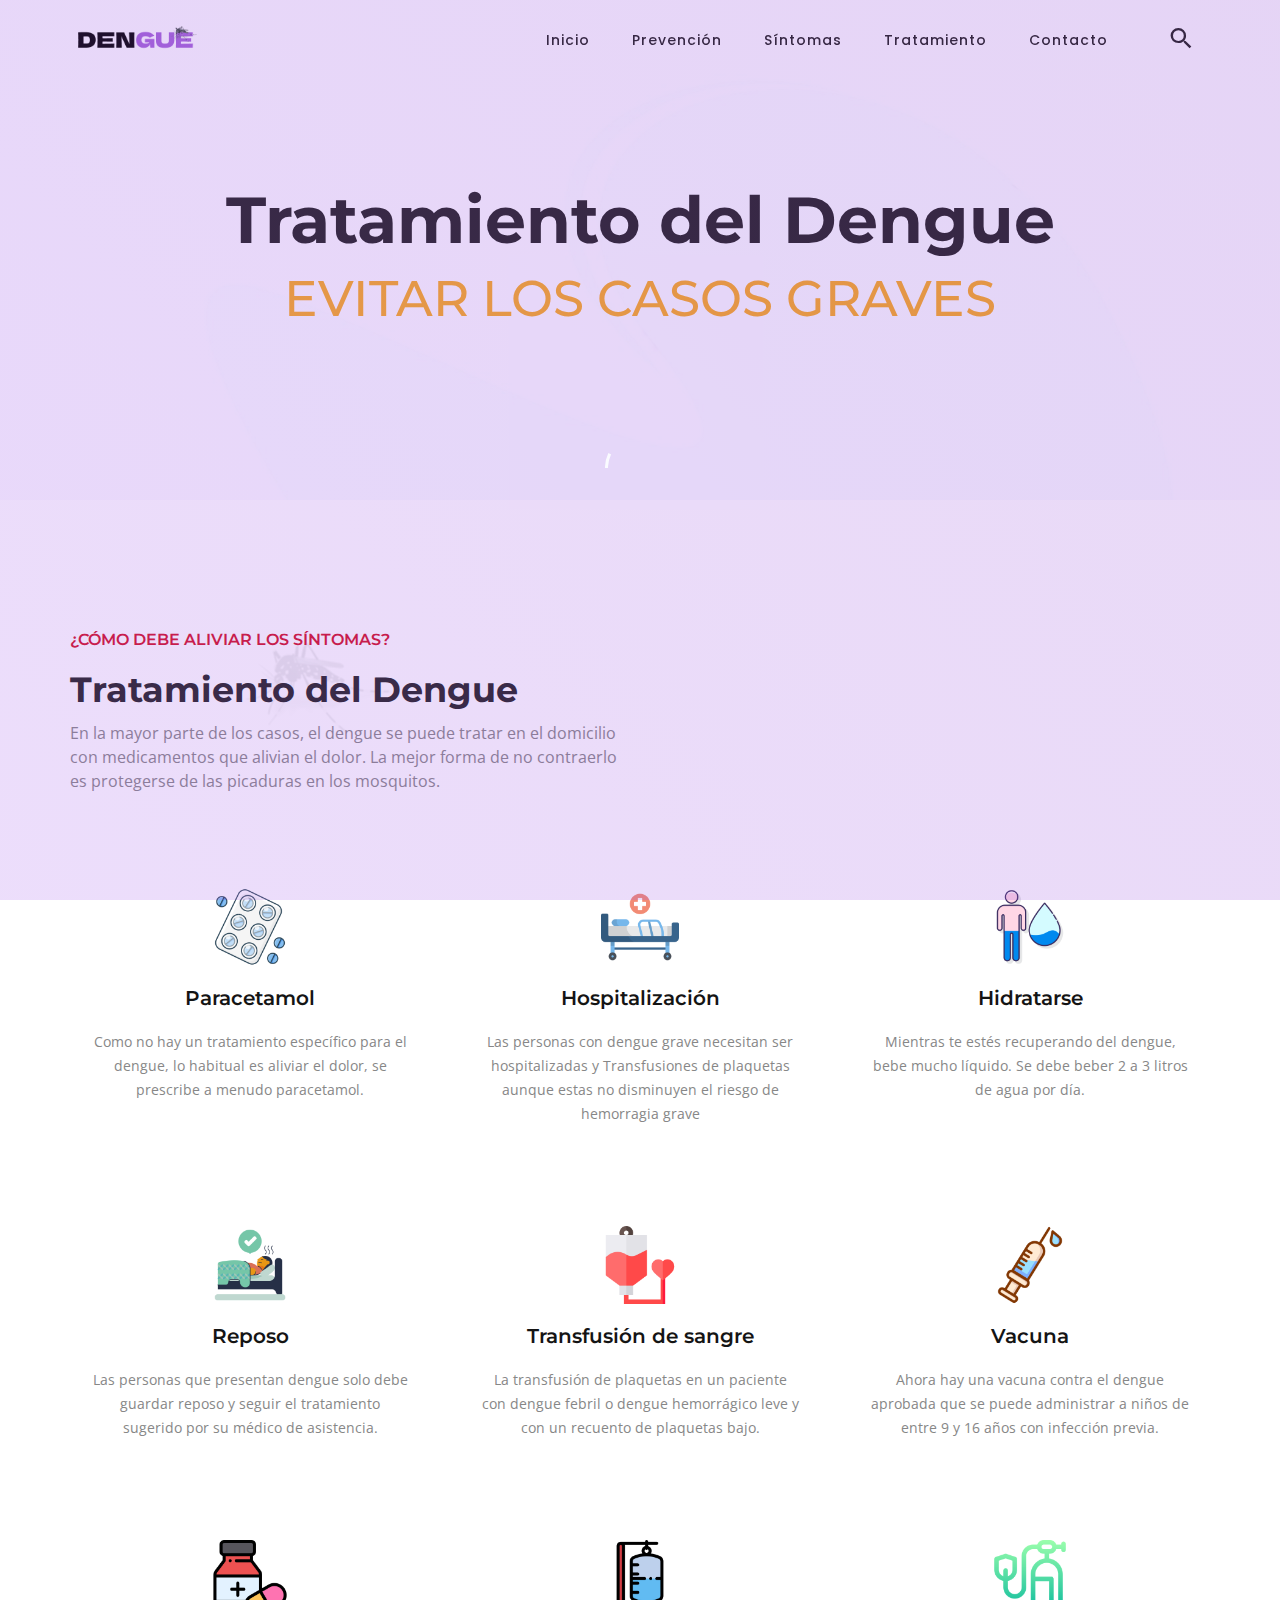
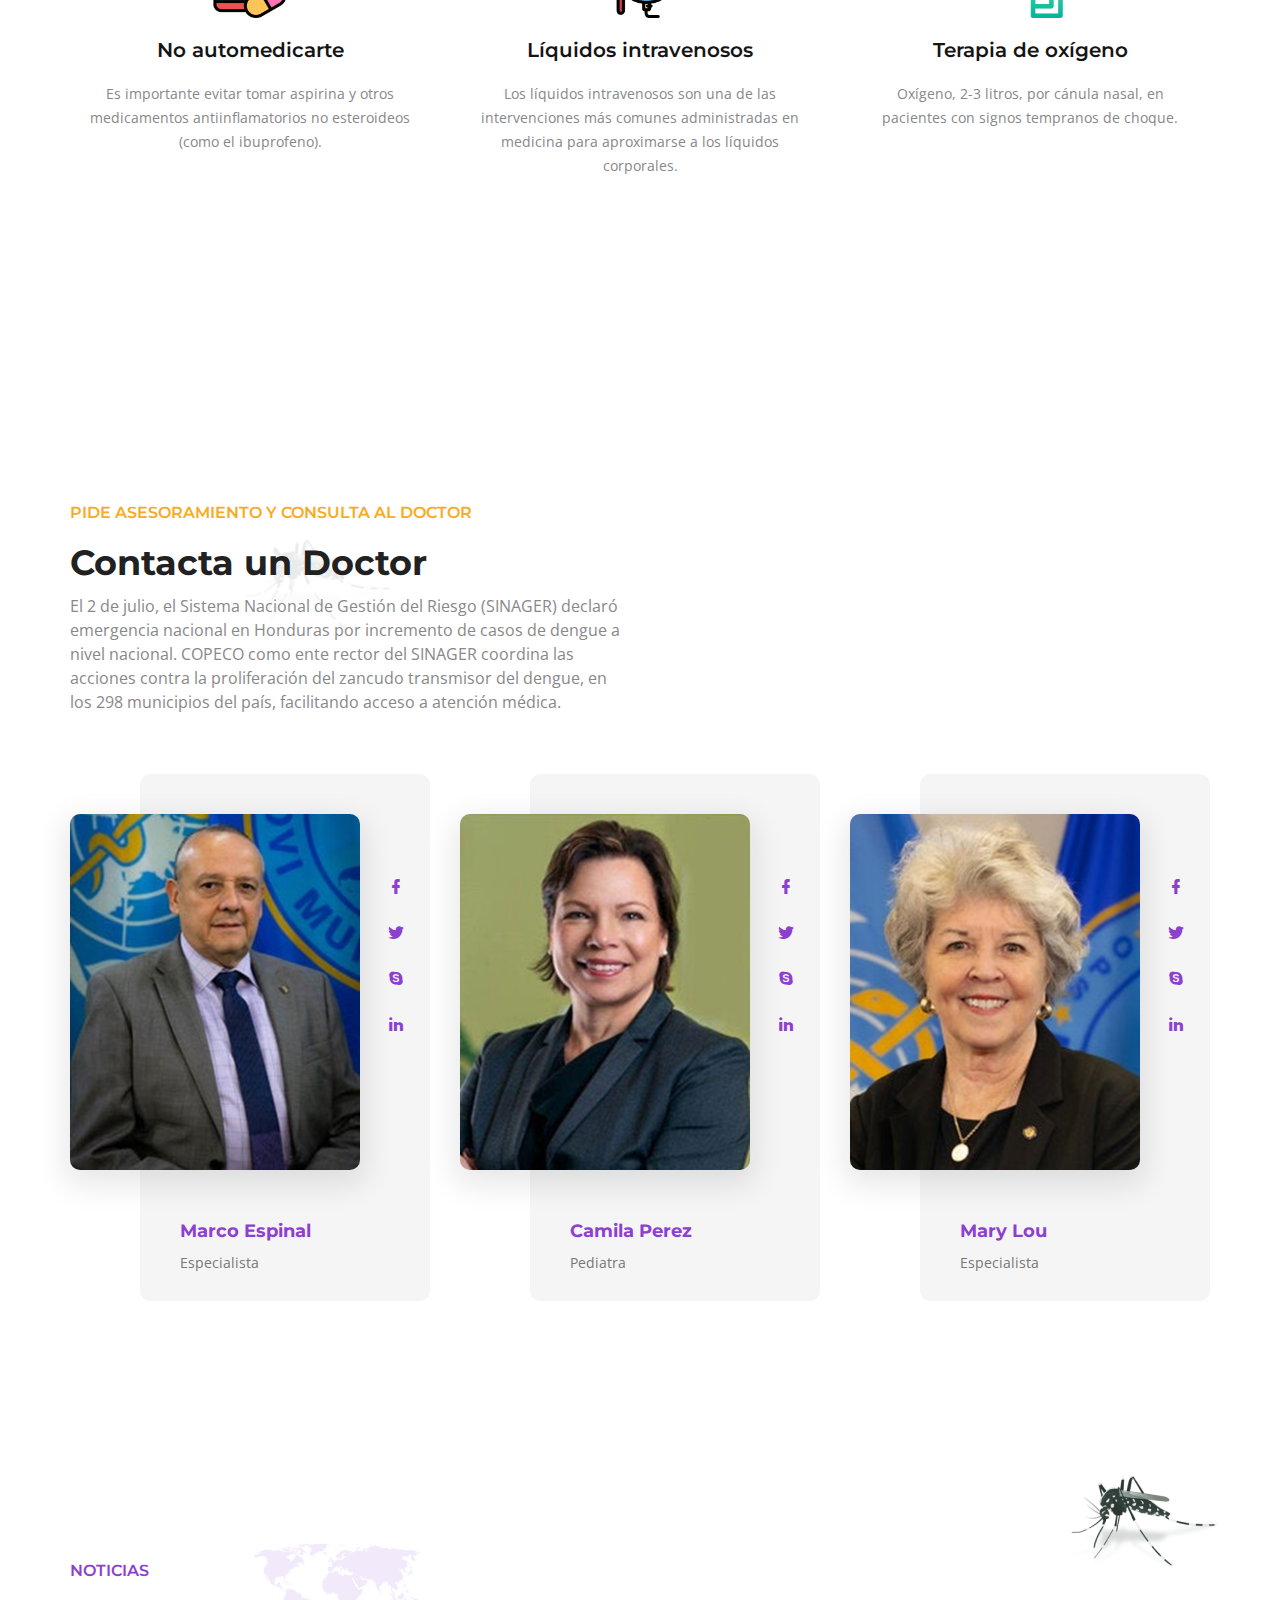
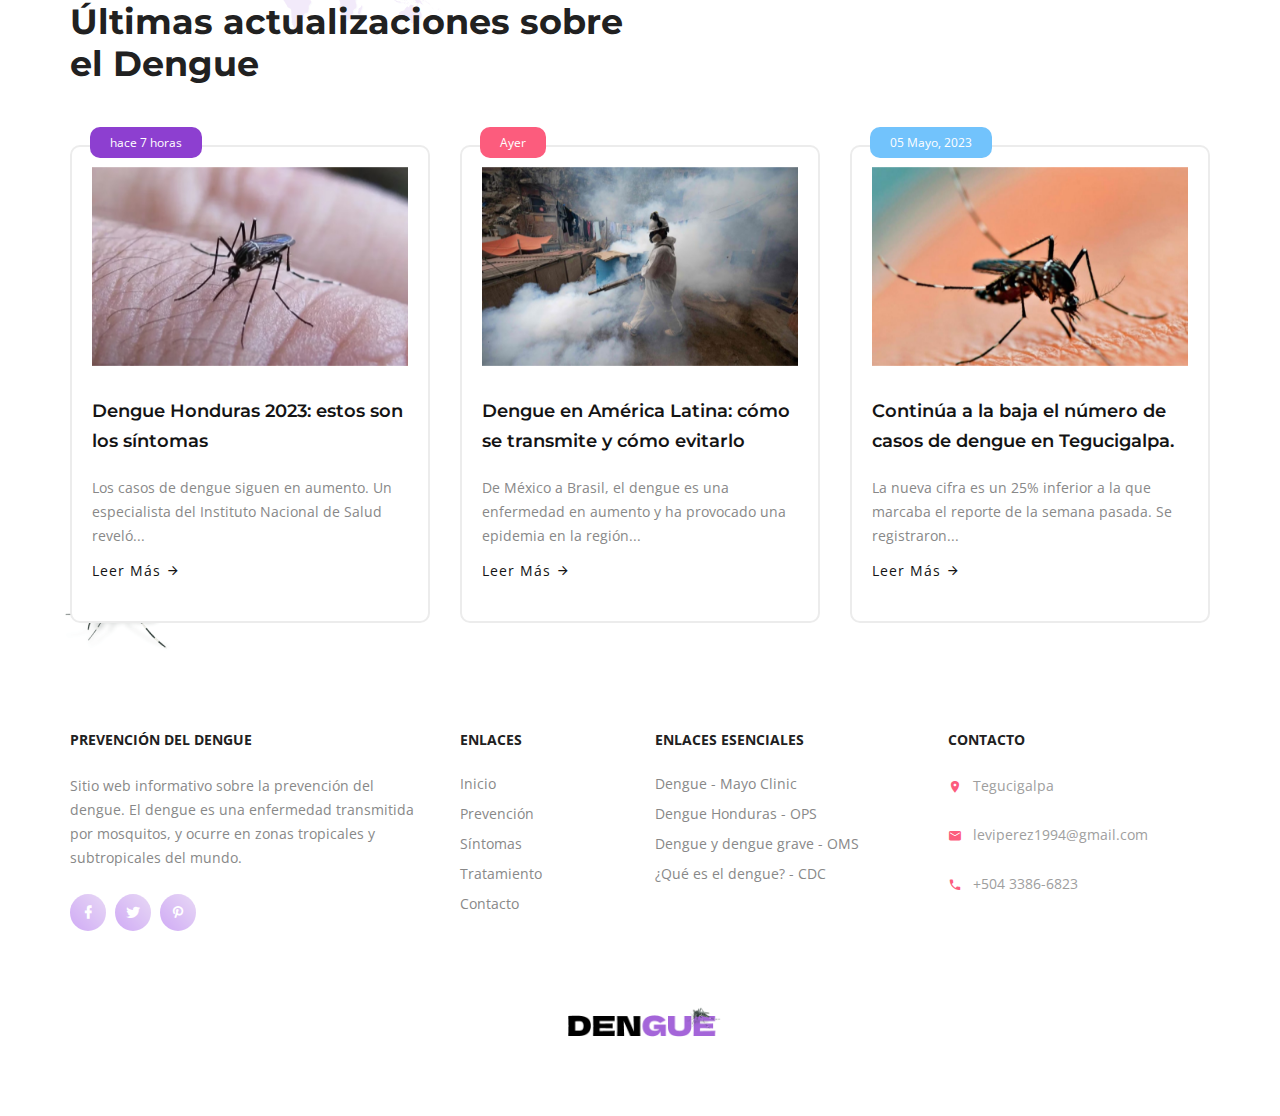
<file: tratamiento.html>
<!DOCTYPE html>
<html lang="es">
<head>
<meta charset="utf-8">
<meta name="viewport" content="width=device-width, initial-scale=1">
<meta http-equiv="X-UA-Compatible" content="IE=edge">
<meta name="description" content="Sitio web informativo sobre la prevención del dengue. El dengue es una enfermedad transmitida por mosquitos, y ocurre en zonas tropicales y subtropicales del mundo.">
<title>Dengue | Preveción y Tratamiento</title>

<link rel="shortcut icon" href="assets/images/favicon.ico">
<link rel="stylesheet" href="assets/css/master.min.css">
<link rel="stylesheet" href="assets/css/responsive.css">
</head>
<body>

<!--=== Loader Start ======-->
<div id="loader-overlay">
  <div class="loader">
    <div class="loader-inner"></div>
  </div>
</div>
<!--=== Loader End ======-->

<!--=== Wrapper Start ===-->
<div class="wrapper">

  <!--=== Header Start ===-->
  <nav class="navbar navbar-default navbar-fixed navbar-transparent white bootsnav on no-full">
    <!--=== Start Top Search ===-->
    <div class="fullscreen-search-overlay" id="search-overlay"> <a href="#" class="fullscreen-close" id="fullscreen-close-button"><i class="mdi mdi-close"></i></a>
      <div id="fullscreen-search-wrapper">
        <form method="get" id="fullscreen-searchform">
          <input type="text" name="buscar" value="" placeholder="Buscar..." id="fullscreen-search-input" class="search-bar-top">
          <i class="fullscreen-search-icon mdi mdi-magnify">
          <input value="" type="submit">
          </i>
        </form>
      </div>
    </div>
    <!--=== End Top Search ===-->

    <div class="container">
      <!--=== Start Atribute Navigation ===-->
      <div class="attr-nav">
        <ul>
        	<li class="search"><a href="#" id="search-button"><i class="mdi mdi-magnify"></i></a></li>
        </ul>
      </div>
      <!--=== End Atribute Navigation ===-->

      <!--=== Start Header Navigation ===-->
      <div class="navbar-header">
        <button type="button" class="navbar-toggle" data-toggle="collapse" data-target="#navbar-menu"> <i class="mdi mdi-menu"></i> </button>
        <div class="logo"> <a href="index.html"> <img class="logo logo-display" src="assets/images/logo.png" alt=""> <img class="logo logo-scrolled" src="assets/images/logo.png" alt=""> </a> </div>
      </div>
      <!--=== End Header Navigation ===-->

      <!--=== Collect the nav links, forms, and other content for toggling ===-->
      <div class="collapse navbar-collapse" id="navbar-menu">
        <ul class="nav navbar-nav navbar-right" data-in="fadeIn" data-out="fadeOut">
          <li><a class="page-scroll" href="index.html">Inicio</a></li>
          <li><a class="page-scroll" href="prevencion.html">Prevención</a></li>
          <li><a class="page-scroll" href="sintomas.html">Síntomas</a></li>
          <li><a class="page-scroll" href="tratamiento.html">Tratamiento</a></li>
          <li><a class="page-scroll" href="contacto.html">Contacto</a></li>
        </ul>
      </div>
      <!--=== /.navbar-collapse ===-->
    </div>
  </nav>
  <!--=== Header End ===-->

    <!--=== page-title-section start ===-->
    <section class="title-hero-bg" style="background-image: url(assets/images/background/bg-titulo.jpg);">
      <div class="parallax-overlay"></div>
      <div class="container">
        <div class="page-title text-center">
          <h1 class="dark-color">Tratamiento del Dengue</h1>
          <h4 class="text-uppercase mt-30 yellow-color">Evitar los casos graves</h4>
        </div>
      </div>
    </section>
    <!--=== page-title-section end ===-->

  <!--=== Transmission Start ===-->
  <section>
  	<div class="container">
  		<div class="row">
  			<div class="col-md-6 heading-style-one box-title-two text-left">
  				<h6 class="red-color text-uppercase">¿Cómo debe aliviar los síntomas?</h6>
  				<h2><span class="font-700">Tratamiento del Dengue</h2>
          <p>En la mayor parte de los casos, el dengue se puede tratar en el domicilio con medicamentos que alivian el dolor. La mejor forma de no contraerlo es protegerse de las picaduras en los mosquitos.</p>
  			</div>
  		</div>

      <div class="row mt-50">
  			<div class="col-md-4 main-service-box text-center col-sm-4 feature-box">
  				<i class="paracetamol-icono img-icon"></i>
  				<h4>Paracetamol</h4>
  				<p>Como no hay un tratamiento específico para el dengue, lo habitual es aliviar el dolor, se prescribe a menudo paracetamol.</p>
  			</div>
  			<div class="col-md-4 main-service-box text-center col-sm-4 feature-box">
  				<i class="hospitalizacion-icono img-icon"></i>
  				<h4>Hospitalización</h4>
  				<p>Las personas con dengue grave necesitan ser hospitalizadas y Transfusiones de plaquetas aunque estas no disminuyen el riesgo de hemorragia grave</p>
  			</div>
  			<div class="col-md-4 main-service-box text-center col-sm-4 feature-box">
  				<i class="hidratarse-icono img-icon"></i>
  				<h4>Hidratarse</h4>
  				<p>Mientras te estés recuperando del dengue, bebe mucho líquido. Se debe beber 2 a 3 litros de agua por día.</p>
  			</div>
  		</div>

      <div class="row">
  			<div class="col-md-4 main-service-box text-center col-sm-4 feature-box">
  				<i class="reposo-icono img-icon"></i>
  				<h4>Reposo</h4>
  				<p>Las personas que presentan dengue solo debe guardar reposo y seguir el tratamiento sugerido por su médico de asistencia.</p>
  			</div>
  			<div class="col-md-4 main-service-box text-center col-sm-4 feature-box">
  				<i class="trasfusion-icono img-icon"></i>
  				<h4>Transfusión de sangre</h4>
  				<p>La transfusión de plaquetas en un paciente con dengue febril o dengue hemorrágico leve y con un recuento de plaquetas bajo.</p>
  			</div>
  			<div class="col-md-4 main-service-box text-center col-sm-4 feature-box">
  				<i class="medicina-icono img-icon"></i>
  				<h4>Vacuna</h4>
  				<p>Ahora hay una vacuna contra el dengue aprobada que se puede administrar a niños de entre 9 y 16 años con infección previa.</p>
  			</div>
  		</div>
      

      <div class="row">
  			<div class="col-md-4 main-service-box text-center col-sm-4 feature-box">
  				<i class="medicina-2-icono img-icon"></i>
  				<h4>No automedicarte</h4>
  				<p>Es importante evitar tomar aspirina y otros medicamentos antiinflamatorios no esteroideos (como el ibuprofeno).</p>
  			</div>
  			<div class="col-md-4 main-service-box text-center col-sm-4 feature-box">
  				<i class="liquidos-icono img-icon"></i>
  				<h4>Líquidos intravenosos</h4>
  				<p>Los líquidos intravenosos son una de las intervenciones más comunes administradas en medicina para aproximarse a los líquidos corporales.</p>
  			</div>
  			<div class="col-md-4 main-service-box text-center col-sm-4 feature-box">
  				<i class="oxigeno-icono img-icon"></i>
  				<h4>Terapia de oxígeno</h4>
  				<p>Oxígeno, 2-3 litros, por cánula nasal, en pacientes con signos tempranos de choque.</p>
  			</div>
  		</div>
      
  	</div>
  </section>
  <!--=== Transmission End ===-->


  <!--=== Our Team Start ===-->
  <section id="doctor">
  	<div class="container">
  		<div class="row">
  			<div class="col-md-6 heading-style-one box-title-two text-left">
  				<h6 class="yellow-color text-uppercase">PIDE ASESORAMIENTO Y CONSULTA AL DOCTOR</h6>
  				<h2><span class="font-700">Contacta un Doctor</h2>
          <p>El 2 de julio, el Sistema Nacional de Gestión del Riesgo (SINAGER) declaró emergencia nacional en Honduras por incremento de casos de dengue a nivel nacional. COPECO como ente rector del SINAGER coordina las acciones contra la proliferación del zancudo transmisor del dengue, en los 298 municipios del país, facilitando acceso a atención médica.</p>
  			</div>
  		</div>

      <div class="row mt-50">
        <!-- Team Block -->
      		<div class="team-block col-lg-4 col-md-4 col-sm-12">
      			<div class="inner-box">
      				<ul class="social-icons">
      					<li><a href="#"><i class="mdi mdi-facebook"></i></a></li>
      					<li><a href="#"><i class="mdi mdi-twitter"></i></a></li>
      					<li><a href="#"><i class="mdi mdi-skype"></i></a></li>
      					<li><a href="#"><i class="mdi mdi-linkedin"></i></a></li>
      				</ul>
      				<div class="image">
      					<a href="#"><img src="assets/images/doctores/marco-espinal.jpg" alt="doctor marco-espinal" /></a>
      				</div>
      				<div class="lower-content">
      					<h3><a href="#">Marco Espinal</a></h3>
      					<div class="designation">Especialista</div>
      				</div>
      			</div>
      		</div>

      		<!-- Team Block -->
      		<div class="team-block col-lg-4 col-md-4 col-sm-12">
      			<div class="inner-box">
      				<ul class="social-icons">
      					<li><a href="#"><i class="mdi mdi-facebook"></i></a></li>
      					<li><a href="#"><i class="mdi mdi-twitter"></i></a></li>
      					<li><a href="#"><i class="mdi mdi-skype"></i></a></li>
      					<li><a href="#"><i class="mdi mdi-linkedin"></i></a></li>
      				</ul>
      				<div class="image">
      					<a href="#"><img src="assets/images/doctores/camila-perez.jpg" alt="Doctora Camila Perez" /></a>
      				</div>
      				<div class="lower-content">
      					<h3><a href="#">Camila Perez</a></h3>
      					<div class="designation">Pediatra</div>
      				</div>
      			</div>
      		</div>

      		<!-- Team Block -->
      		<div class="team-block col-lg-4 col-md-4 col-sm-12">
      			<div class="inner-box">
      				<ul class="social-icons">
      					<li><a href="#"><i class="mdi mdi-facebook"></i></a></li>
      					<li><a href="#"><i class="mdi mdi-twitter"></i></a></li>
      					<li><a href="#"><i class="mdi mdi-skype"></i></a></li>
      					<li><a href="#"><i class="mdi mdi-linkedin"></i></a></li>
      				</ul>
      				<div class="image">
      					<a href="#"><img src="assets/images/doctores/mary-lou.jpg" alt="Doctora Mary Lou" /></a>
      				</div>
      				<div class="lower-content">
      					<h3><a href="#">Mary Lou</a></h3>
      					<div class="designation">Especialista</div>
      				</div>
      			</div>
      		</div>

      </div>
  	</div>
  </section>
  <!--=== Our Team End ===-->


  <!--=== Blogs Start ===-->
  <section class="pb-0" id="blog">
    <div class="virus-box-1 shapes" data-opacity="0.2"></div>
  	<div class="virus-box-2 shapes" data-opacity="0.2"></div>
    <div class="container">
      <div class="row">
        <div class="col-md-6 heading-style-one box-title">
  				<h6 class="default-color text-uppercase">Noticias</h6>
  				<h2><span class="font-700">Últimas actualizaciones sobre el Dengue</span></h2>
  			</div>
  		</div>
      <div class="row mt-50">
        <div class="col-md-4">
          <div class="post">
            <div class="post-img"> <img class="img-responsive" src="assets/images/noticias/noticia-1.jpg" alt="noticia-1"/> </div>
            <div class="post-info">
              <h3><a href="blog-grid.html">Dengue Honduras 2023: estos son los síntomas</a></h3>
              <p>Los casos de dengue siguen en aumento. Un especialista del Instituto Nacional de Salud reveló...</p>
              <div class="date">hace 7 horas</div>
              <a class="readmore" href="#"><span>Leer Más <i class="eicon mdi mdi-arrow-right"></i></span></a> </div>
          </div>
        </div>
        <!--=== Post End ===-->

        <div class="col-md-4">
          <div class="post">
            <div class="post-img"> <img class="img-responsive" src="assets/images/noticias/noticia-2.jpg" alt="noticia-2"/> </div>
            <div class="post-info">
              <h3><a href="blog-grid.html">Dengue en América Latina: cómo se transmite y cómo evitarlo</a></h3>
              <p>De México a Brasil, el dengue es una enfermedad en aumento y ha provocado una epidemia en la región...</p>
              <div class="date pink-color">Ayer</div>
              <a class="readmore" href="#"><span>Leer Más <i class="eicon mdi mdi-arrow-right"></i></span></a> </div>
          </div>
        </div>
        <!--=== Post End ===-->

        <div class="col-md-4">
          <div class="post">
            <div class="post-img"> <img class="img-responsive" src="assets/images/noticias/noticia-3.jpg" alt="noticia-3"/> </div>
            <div class="post-info">
              <h3><a href="blog-grid.html">Continúa a la baja el número de casos de dengue en Tegucigalpa.</a></h3>
              <p>La nueva cifra es un 25% inferior a la que marcaba el reporte de la semana pasada. Se registraron...</p>
              <div class="date blue-color">05 Mayo, 2023</div>
              <a class="readmore" href="#"><span>Leer Más <i class="eicon mdi mdi-arrow-right"></i></span></a> </div>
          </div>
        </div>
        <!--=== Post End ===-->

      </div>
    </div>
  </section>
  <!--=== Blogs End ===-->

  <!--=== Footer Start ===-->
  <footer class="footer">
    <div class="footer-main">
      <div class="container">
        <div class="row">
          <div class="col-sm-6 col-md-4">
            <div class="widget widget-links">
              <h5 class="widget-title">Prevención del Dengue</h5>
              <div class="footer-about">
              	<p>Sitio web informativo sobre la prevención del dengue. El dengue es una enfermedad transmitida por mosquitos, y ocurre en zonas tropicales y subtropicales del mundo.  </p>
              	<ul class="social-media">
        				  <li><a href="#" class="mdi mdi-facebook"></a></li>
        				  <li><a href="#" class="mdi mdi-twitter"></a></li>
        				  <li><a href="#" class="mdi mdi-pinterest"></a></li>
        				</ul>
              </div>
            </div>
          </div>
          <div class="col-sm-6 col-md-2">
            <div class="widget widget-links">
              <h5 class="widget-title">Enlaces</h5>
              <ul>
                <li><a class="page-scroll" href="index.html">Inicio</a></li>
                <li><a class="page-scroll" href="prevention.html">Prevención</a></li>
                <li><a class="page-scroll" href="sintomas.html">Síntomas</a></li>
                <li><a class="page-scroll" href="tratamiento.html">Tratamiento</a></li>
                <li><a class="page-scroll" href="contacto.html">Contacto</a></li>
              </ul>
            </div>
          </div>
          <div class="col-sm-6 col-md-3">
            <div class="widget widget-links">
              <h5 class="widget-title">Enlaces Esenciales</h5>
              <ul>
                <li><a href="https://www.mayoclinic.org/es-es/diseases-conditions/dengue-fever/symptoms-causes/syc-20353078">Dengue - Mayo Clinic</a></li>
                <li><a href="https://www.paho.org/es/dengue-honduras">Dengue Honduras - OPS</a></li>
                <li><a href="https://www.who.int/es/news-room/fact-sheets/detail/dengue-and-severe-dengue">Dengue y dengue grave - OMS</a></li>
                <li><a href="https://www.cdc.gov/dengue/es/index.html">¿Qué es el dengue? - CDC</a></li>
              </ul>
            </div>
          </div>
          <div class="col-sm-6 col-md-3">
            <div class="widget widget-text">
              <h5 class="widget-title">Contacto</h5>
              <ul class="footer-contact">
              	<li><i class="mdi mdi-map-marker"></i> <p>Tegucigalpa</p></li>
                <li><i class="mdi mdi-email"></i> <p><a href="#">leviperez1994@gmail.com </a></p></li>
                <li><i class="mdi mdi-phone"></i> <p>+504 3386-6823</p></li>
              </ul>
            </div>
          </div>
        </div>
      </div>
    </div>
    <div class="footer-copyright">
      <div class="container">
       <div class="row">
        	<div class="col-md-2 col-md-offset-5">
        		<div class="logo-footer"><a href="index.html"><img class="img-responsive" src="assets/images/logo.png" alt="chaos-logo"/></a></div>
        	</div>
        </div>

      </div>
    </div>
  </footer>
  <!--=== Footer End ===-->

</div>
<!--=== Wrapper End ===-->

<!--=== Javascript Plugins ===-->
<script src="https://cdnjs.cloudflare.com/ajax/libs/jquery/1.12.0/jquery.min.js"></script>
<script src="assets/js/plugins.js"></script>
<script src="assets/js/master.min.js"></script>
<!--=== Javascript Plugins End ===-->

</body>
</html>
</file>
<file: assets/css/responsive.css>
@media (max-width:1024px){
	nav.navbar.bootsnav ul.nav > li > a {padding: 20px 7px;}
}

@media (min-width:768px){
	.testimonial-item h5{font-size: 16px;}
	.testimonial-item h6{font-size:14px;}

}

@media (max-width:991px){
	nav.navbar.bootsnav.navbar-fixed{height:auto;}
	nav.navbar.bootsnav.navbar-transparent .logo, .logo{text-align: center;display: inline-block;height: 60px;}
	nav .logo > a{padding-top: 12px;padding-bottom: 10px;}
	.footer-height {display: none;}
	.testimonial .slick-arrow {display: none;visibility: hidden;}
	[class*="col-"] > .team-member-container {margin-top: 20px;margin-bottom: 20px;}
	.text-sm-center{text-align:center;}
	.img-box{margin-bottom:25px;}
	.attr-nav > ul > li.side-menu {display: none;}
	.logo.logo-sm img{max-height: 40px;}
	.box-title:after{transform: translate(-50%, -180%);-webkit-transform: translate(-50%, -180%);
	-moz-transform: translate(-50%, -180%);}
	.welcome-style-two .thin-border-purple{margin-bottom: 20px;}
	.slick.testimonial-two{max-width: 100%;}
	.rounded-image{height:480px;}
	.rounded-image .hero-text h3{line-height:35px;}
	.cbp-l-filters-alignCenter .cbp-filter-item{margin-bottom: 15px;}
	#work h2, .cta h1{font-size: 25px;}
	.bubble-gradient-blue:after{transform: translate(-40%, -225%);-webkit-transform: translate(-40%, -225%);-moz-transform: translate(-40%, -225%);}
	.bubble-gradient-purple:after{transform: translate(-40%, -300%);-webkit-transform: translate(-40%, -300%);-moz-transform: translate(-10%, -300%);}
	.bubble-big-gradient-purple:after{right: -50%;}
	.bubble-sm-gradient-blue:after{display: none;}
	#myMap, #map-style-2, #map-style-3{position: relative;}
	.page-title h1{font-size: 45px;}
	.page-title h4{font-size:25px;line-height: 35px;}
	.portfolio-description .portfolio-title, .portfolio-description .portfolio-title.inner-title {font-size: 16px;margin-bottom: 0;}
	.portfolio-description h3:after {top: 23px;height: 3px;width: 50px;}
	.portfolio-description .links{font-size: 14px;}
	.logo-footer img{max-width: 25%;}
	.feature-box-rounded {margin: 0 auto 20px auto;display: block;float: none;}
	.blog-grid-slider .slick-prev{-webkit-transform: translateX(0px);-moz-transform: translateX(0px);transform: translateX(0px);}
	.team-block{margin-top: 10px;margin-bottom: 30px;}
}


@media (max-width:767px){
	.attr-nav-two{display:none;}
	.testimonial-item{padding-left: 15px;padding-right: 15px;}
	ul.social-top li a{padding-right:10px;}
	.col-inner.spacer {padding: 50px 20px;}
    .bg-flex-cover{min-height:300px;}
    .bg-flex{min-height: 400px;margin: -120px 0 60px;position: relative!important;z-index: 0;}
    nav.navbar.bootsnav.navbar-transparent.brand-center .navbar-brand{padding: 12px 15px;}
	.sm-spacer-mt-80{margin-top:80px;}
	nav.navbar.bootsnav.navbar-transparent.white ul.nav > li > a.nav-btn-default, nav.navbar.bootsnav ul.nav > li > a.nav-btn-default{margin: 20px 0 20px 0;}
	.img-box{margin-bottom:25px;}
	.feature-box {margin: 0 auto 20px auto;display: block;float: none;}
}



@media (min-width:767px) and (max-width:991px){
	.slider-bg .hero-text h1, .hero-text h1, .error-cover-bg h1, .coming-cover-bg h1 {font-size: 70px;}
	.feature-box, .counter, .copy-right, .post{margin-bottom:20px;}
	.copy-right, .footer-copyright ul.social-media{text-align:center;}
	.footer-copyright ul.social-media{float: none;}
	.col-about-right, .widget-list ul, ol {padding-left: 30px;}
	.right-col-rv{margin-top:50px;float: left;}
    .bg-flex-cover{min-height:350px;}
	.slider-bg .hero-text h1, .hero-text h1{font-size: 40px;}
	.slider-bg .hero-text h2, .hero-text h2{font-size: 30px;}
	.slider-bg .hero-text h3, .hero-text h3{font-size: 20px;line-height: 10px;}
	.triangle-yellow-big:after{margin-top: -25%;}
	.square-light-green-big{transform: translateY(200%);}
	.widget-contact {margin-bottom: 50px;}

}

@media (min-width:481px) and (max-width:766px){
	.slider-bg .hero-text h1, .hero-text h1, .error-cover-bg h1, .coming-cover-bg h1 {font-size: 70px!important;}
	.feature-box, .counter, .copy-right, .post{margin-bottom:20px;}
	.embed-container, .contact-us h3{margin-top:20px;}
	.copy-right, .footer-copyright ul.social-media{text-align:center;}
	.footer-copyright ul.social-media{float: none;}
	.widget-list ul, ol{padding-left:30px;}
	.right-col-rv{margin-top:50px;}
	.slider-bg .hero-text h1, .hero-text h1{font-size: 40px;}
	.slider-bg .hero-text h2, .hero-text h2{font-size: 30px;}
	.slider-bg .hero-text h3, .hero-text h3{font-size: 20px;line-height: 10px;}
}

@media (min-width:320px) and (max-width:480px){
	.slider-bg .hero-text h1, .hero-text h1{font-size: 40px;}
	.slider-bg .hero-text h2, .hero-text h2{font-size: 30px;}
	.slider-bg .hero-text h3, .hero-text h3{font-size: 20px;line-height: 10px;}
	.counter, .copy-right, .post{margin-bottom:20px;}
	.embed-container, .contact-us h3{margin-top:20px;}
	.copy-right, .footer-copyright ul.social-media{text-align:center;}
	.footer-copyright ul.social-media{float: none;}
	.right-col-rv{margin-top:50px;float: left;}
	.hero-text-sm h3{font-size:14px!important;}
	.hero-text-sm h5{font-size:12px!important;}
	.attr-nav > ul > li > a.btn{display:none;}
    .col-about-right {padding-left: 20px;}
	.col-about-left {padding-right: 20px;}
	.icon-tabs .nav-tabs > li {width:49%;}
	.text-xs-center{text-align:center;}
	.service-wrap {text-align:center;margin-top:25px;}
    .sm-spacer-mt-120{margin-top:120px;}
	.fullscreen-search-overlay #fullscreen-search-wrapper #fullscreen-searchform #fullscreen-search-input{width: 250px;font-size: 18px;min-width: 100%;}
	.fullscreen-search-overlay #fullscreen-search-wrapper #fullscreen-searchform .fullscreen-search-icon{top:20px;}
	.cbp-l-filters-alignCenter .cbp-filter-item, .cbp-l-filters-alignRight .cbp-filter-item{padding: 10px 25px;}
	.cbp .cbp-item.with-spacing.pt-110{padding-top: 0;}
	.call-us{margin-top: 0;}

}

@media (max-width:320px){
	.slider-bg .hero-text h2, .hero-text h2, .error-cover-bg h2, .coming-cover-bg h2 {font-size: 30px!important;}
	.slider-bg .hero-text h3, .hero-text h3, .error-cover-bg h3, .coming-cover-bg h3 {font-size: 20px!important;}
	.btn + .btn, .check-btns .btn + .btn{margin-left:0!important;margin-top:10px!important;}
}
</file>
<file: assets/css/master.min.css>
@import url(https://fonts.googleapis.com/css?family=Lato:300,400,700,900|Montserrat:100,200,300,400,600,700,800,900|Open+Sans:400,700|Poppins:400,500);@import url(../css/bootstrap.min.css);@import url(../css/custom-icons.min.css);@import url(../css/theme-icons.min.css);@import url(../css/cubeportfolio.css);@import url(../css/bootsnav.css);@import url(../css/slick.css);@import url(../css/animate.css);*,.loader-inner,:after,:before{box-sizing:border-box}body,p{font-weight:400}.loader,.mfp-bg{overflow:hidden}*,li>ul{padding:0}.mfp-wrap,.post .post-img img{-webkit-backface-visibility:hidden}.mfp-close,a,a:active,a:focus,a:hover{text-decoration:none}.hero-text,.mfp-container:before,.mfp-content,.portfolio-nav a>span i:before,a.readmore>span{vertical-align:middle}.blog-grid-slider .slick-next,.blog-grid-slider .slick-prev,.img-icon,.main-service-box,.navbar-nav li a,.testimonial .slick-dots li button,.testimonial-two .slick-dots li button,:after,:before,a,p a{-webkit-transition:.3s ease-in-out;-moz-transition:.3s ease-in-out;-ms-transition:.3s ease-in-out;-o-transition:.3s ease-in-out;transition:.3s ease-in-out}@-webkit-keyframes empty{0%{opacity:1}}@-moz-keyframes empty{0%{opacity:1}}@keyframes empty{0%{opacity:1}}@-webkit-keyframes fadeIn{0%{opacity:0}100%{opacity:1}}@-moz-keyframes fadeIn{0%{opacity:0}100%{opacity:1}}@keyframes fadeIn{0%{opacity:0}100%{opacity:1}}@-webkit-keyframes fadeOut{0%{opacity:1}100%{opacity:0}}@-moz-keyframes fadeOut{0%{opacity:1}100%{opacity:0}}@keyframes fadeOut{0%{opacity:1}100%{opacity:0}}@-webkit-keyframes backSlideOut{25%{opacity:.5;-webkit-transform:translateZ(-500px)}100%,75%{opacity:.5;-webkit-transform:translateZ(-500px) translateX(-200%)}}@-moz-keyframes backSlideOut{25%{opacity:.5;-moz-transform:translateZ(-500px)}100%,75%{opacity:.5;-moz-transform:translateZ(-500px) translateX(-200%)}}@keyframes backSlideOut{25%{opacity:.5;transform:translateZ(-500px)}100%,75%{opacity:.5;transform:translateZ(-500px) translateX(-200%)}}@-webkit-keyframes backSlideIn{0%,25%{opacity:.5;-webkit-transform:translateZ(-500px) translateX(200%)}75%{opacity:.5;-webkit-transform:translateZ(-500px)}100%{opacity:1;-webkit-transform:translateZ(0) translateX(0)}}@-moz-keyframes backSlideIn{0%,25%{opacity:.5;-moz-transform:translateZ(-500px) translateX(200%)}75%{opacity:.5;-moz-transform:translateZ(-500px)}100%{opacity:1;-moz-transform:translateZ(0) translateX(0)}}@keyframes backSlideIn{0%,25%{opacity:.5;transform:translateZ(-500px) translateX(200%)}75%{opacity:.5;transform:translateZ(-500px)}100%{opacity:1;transform:translateZ(0) translateX(0)}}@-webkit-keyframes scaleToFade{to{opacity:0;-webkit-transform:scale(.8)}}@-moz-keyframes scaleToFade{to{opacity:0;-moz-transform:scale(.8)}}@keyframes scaleToFade{to{opacity:0;transform:scale(.8)}}@-webkit-keyframes goDown{from{-webkit-transform:translateY(-100%)}}@-moz-keyframes goDown{from{-moz-transform:translateY(-100%)}}@keyframes goDown{from{transform:translateY(-100%)}}@-webkit-keyframes scaleUpFrom{from{opacity:0;-webkit-transform:scale(1.5)}}@-moz-keyframes scaleUpFrom{from{opacity:0;-moz-transform:scale(1.5)}}@keyframes scaleUpFrom{from{opacity:0;transform:scale(1.5)}}@-webkit-keyframes scaleUpTo{to{opacity:0;-webkit-transform:scale(1.5)}}@-moz-keyframes scaleUpTo{to{opacity:0;-moz-transform:scale(1.5)}}@keyframes scaleUpTo{to{opacity:0;transform:scale(1.5)}}@-webkit-keyframes scaleIn{from{-webkit-transform:translateY(-50%) scale(0)}to{-webkit-transform:translateY(-50%) scale(1)}}@-moz-keyframes scaleIn{from{-moz-transform:translateY(-50%) scale(0)}to{-moz-transform:translateY(-50%) scale(1)}}@keyframes scaleIn{from{-webkit-transform:translateY(-50%) scale(0);-moz-transform:translateY(-50%) scale(0);-ms-transform:translateY(-50%) scale(0);-o-transform:translateY(-50%) scale(0);transform:translateY(-50%) scale(0)}to{-webkit-transform:translateY(-50%) scale(1);-moz-transform:translateY(-50%) scale(1);-ms-transform:translateY(-50%) scale(1);-o-transform:translateY(-50%) scale(1);transform:translateY(-50%) scale(1)}}@-webkit-keyframes slideIn{from{opacity:0;-webkit-transform:translateX(-25px)}to{opacity:1;-webkit-transform:translateX(0)}}@-moz-keyframes slideIn{from{opacity:0;-moz-transform:translateX(-25px)}to{opacity:1;-moz-transform:translateX(0)}}@keyframes slideIn{from{opacity:0;-webkit-transform:translateX(-25px);-moz-transform:translateX(-25px);-ms-transform:translateX(-25px);-o-transform:translateX(-25px);transform:translateX(-25px)}to{opacity:1;-webkit-transform:translateX(0);-moz-transform:translateX(0);-ms-transform:translateX(0);-o-transform:translateX(0);transform:translateX(0)}}#loader-overlay{width:100%;height:100vh;background:#a158ed;background:-moz-linear-gradient(47deg,#a158ed 0,#8d3fd0 100%);background:-webkit-linear-gradient(47deg,#a158ed 0,rgba(141,63,1) 100%);background:linear-gradient(47deg,#a158ed 0,#8d3fd0 100%);position:fixed;z-index:999999}.loader{width:70px;height:35px;position:absolute;top:calc(50% - 17px);left:calc(50% - 35px)}.logo,.wrapper,body,figure,html,section{position:relative}.loader-inner{width:70px;height:70px;border-style:solid;border-color:#fff #fff transparent transparent;border-radius:50%;animation:3s ease-in-out infinite rotate;transform:rotate(-200deg)}@keyframes rotate{0%,100%{border-width:10px}25%,75%{border-width:3px}50%{transform:rotate(115deg);border-width:10px}}@-webkit-keyframes fadeTop{from{opacity:0;-webkit-transform:translate3d(0,10%,0);transform:translate3d(0,10%,0)}to{opacity:1;-webkit-transform:none;transform:none}}@keyframes fadeTop{from{opacity:0;-webkit-transform:translate3d(0,10%,0);transform:translate3d(0,10%,0)}to{opacity:1;-webkit-transform:none;transform:none}}@-webkit-keyframes fadeLeft{from{opacity:0;-webkit-transform:translate3d(-10%,0,0);transform:translate3d(-10%,0,0)}to{opacity:1;-webkit-transform:none;transform:none}}@keyframes fadeLeft{from{opacity:0;-webkit-transform:translate3d(-10%,0,0);transform:translate3d(-10%,0,0)}to{opacity:1;-webkit-transform:none;transform:none}}@-webkit-keyframes fadeRight{from{opacity:0;-webkit-transform:translate3d(10%,0,0);transform:translate3d(10%,0,0)}to{opacity:1;-webkit-transform:none;transform:none}}@keyframes fadeRight{from{opacity:0;-webkit-transform:translate3d(10%,0,0);transform:translate3d(10%,0,0)}to{opacity:1;-webkit-transform:none;transform:none}}::selection{background-color:#212121;color:#fff}*{margin:0;min-height:0;min-width:0}body,html{height:100%}body{color:#878787;background:#fff;font-size:16px;font-family:'Open Sans',sans-serif}.mark,mark,nav.navbar.bootsnav ul.nav>li>a.btn-color,nav.navbar.bootsnav.navbar-transparent.white ul.nav>li>a.btn-color{background-color:#1de9b6}.wrapper{z-index:20;overflow-x:hidden}.eicon{display:inline-block;font-style:normal!important;font-weight:400!important;font-variant:normal!important;text-transform:none!important;speak:none;line-height:1;-webkit-font-smoothing:antialiased;-moz-osx-font-smoothing:grayscale}.btn,.portfolio-right .project-detail-box li,.portfolio-right .project-type-list li,.upper-case{text-transform:uppercase}h1,h2,h3,h4,h5,h6{color:#212121;margin:20px 0 10px;font-style:normal;font-family:Montserrat,sans-serif}.h1,.h2,.h3,.h4,.h5,.h6,h1,h2,h3,h4,h5,h6{line-height:1.2em}h1{font-size:48px}h2{font-size:35px}.page-title h5,h3{font-size:25px}h4{font-size:18px}.footer,.heading-style-one p,h5{font-size:16px}h6{font-size:12px}.mfp-preloader a:hover,.team-block .inner-box:hover .lower-content .designation,.team-block .inner-box:hover .lower-content h3 a,.team-block .inner-box:hover .social-icons li a,h1 a,h2 a,h3 a,h4 a,h5 a,h6 a{color:#fff}a:focus,a:hover,p a:hover{color:#1a237e}p{letter-spacing:normal;line-height:24px;color:#888;font-family:'Open Sans',sans-serif}.box-wrap span,.btn,label{font-family:Montserrat,sans-serif}a:active,a:focus,a:hover{outline:0}ul{list-style:disc}li>ul{margin-left:15px}figure{margin-bottom:6px}img{height:auto;max-width:100%}.mark,mark{color:#fff}.feature-box-rounded h4 a,.portfolio-nav a>span:hover,label{color:#212121}hr{border:0;height:5px;width:80px;margin:20px auto}textarea{resize:none}label{margin-bottom:10px;font-weight:500;font-size:13px}input[type=color]:focus,input[type=date]:focus,input[type=email]:focus,input[type=number]:focus,input[type=password]:focus,input[type=search]:focus,input[type=tel]:focus,input[type=text]:focus,input[type=time]:focus,input[type=url]:focus,textarea:focus{border-color:none;box-shadow:none;outline:0}section{padding-top:130px;padding-bottom:130px;z-index:10;background-color:transparent}.navbar-nav{float:right;margin:0;padding:0 10px}nav.navbar.bootsnav.navbar-transparent .logo{position:relative;z-index:110;display:table;height:80px;-webkit-transition:.3s;transition:.3s}.brand-center .logo,nav.navbar.bootsnav.navbar-transparent.brand-center .logo{display:block;max-width:200px;text-align:center;margin:0 auto}.logo{z-index:110;display:table;height:60px;-webkit-transition:.3s;transition:.3s}.logo img{max-height:33px;-webkit-transition:.5s;transition:.5s;display:block}.v-align-middle,nav .logo>a{display:table-cell;vertical-align:middle}.logo-footer img,.navbar-scrollspy .logo img{text-align:center;margin:0 auto}nav.bootsnav.navbar-sidebar ul.nav{margin:0 0 30px}nav.navbar.bootsnav ul.nav>li>a.btn-color:active,nav.navbar.bootsnav ul.nav>li>a.btn-color:focus,nav.navbar.bootsnav ul.nav>li>a.btn-color:hover,nav.navbar.bootsnav.navbar-transparent.white ul.nav>li>a.btn-color:active,nav.navbar.bootsnav.navbar-transparent.white ul.nav>li>a.btn-color:focus,nav.navbar.bootsnav.navbar-transparent.white ul.nav>li>a.btn-color:hover{background-color:#283593}.navbar-nav>li>.dropdown-menu{margin-top:2px}.hero-text h1{font-size:100px;line-height:1}.hero-text h2{font-size:80px}.hero-text h3{font-size:60px;line-height:35px}.hero-text h4{font-size:30px;line-height:25px}.hero-text h5{font-size:19px;line-height:20px}.hero-text h6{font-size:14px;line-height:16px}.hero-text p{display:inline-block;float:left;margin-right:10px;margin-top:20px}.white-bg{background-color:#fff}.light-bg{background-color:#f7f5ff}.fixed-bg{background-attachment:fixed!important}.parallax-overlay{background:rgba(255,255,255,.6);width:100%;height:100%;position:absolute;z-index:-1;top:0;left:0}.hero-text-wrap.gradient-overlay{position:absolute;z-index:1;background:#a158ed;background:-moz-linear-gradient(47deg,#a158ed 0,rgba(141,63,208,.39539565826330536) 100%);background:-webkit-linear-gradient(47deg,#a158ed 0,rgba(141,63,208,.39539565826330536) 100%);background:linear-gradient(47deg,#a158ed 0,rgba(141,63,208,.39539565826330536) 100%)}.gradient-overlay{background:#a158ed;background:-moz-linear-gradient(47deg,#a158ed 0,rgba(141,63,208,.39539565826330536) 100%);background:-webkit-linear-gradient(47deg,#a158ed 0,rgba(141,63,208,.39539565826330536) 100%);background:linear-gradient(47deg,#a158ed 0,rgba(141,63,208,.39539565826330536) 100%);width:100%;height:100%;position:absolute;z-index:-1;top:0;left:0}.box-title,.box-title-two,.box-wrap,.relative,.team-block,.welcome-style-two{position:relative}.parallax-bg{background-size:cover;-webkit-background-size:cover;-moz-background-size:cover;-o-background-size:cover;background-repeat:no-repeat;background-position:50% 50%;width:100%;height:100%}.heading-style-one h6{margin-top:0;font-weight:600;font-size:16px}.thin-borders{height:1px;width:80px}.thin-border-purple{background-color:#6a82fb}.welcome-style-two{width:100%;float:left}.welcome-style-two .thin-border-purple{margin-top:10px;margin-right:20px}.welcome-style-two p{width:80%}.box-title:after{transform:translate(-50%,-120%);-webkit-transform:translate(-50%,-120%);-moz-transform:translate(-50%,-120%);background:url(../images/svg/mapa.svg) no-repeat;width:190.12px!important;height:92.94px!important;top:70%!important}.box-title-two:after{background:url(../images/dengue/mosquito.png) no-repeat;transform:translate(-50%,-50%);-webkit-transform:translate(-50%,-50%);-moz-transform:translate(-50%,-50%)}.box-title-two:after,.box-title:after{content:'';position:absolute;top:50%;left:50%;width:207px;height:207px;z-index:-1;opacity:.1}.img-icon{margin:0 auto;width:78px;height:78px;text-align:center;display:block}.box-wrap,.feature-box i,.main-service-box h4,.main-service-box-2 h4,.mb-20{margin-bottom:20px}.virus-icon{background:url(../images/virus-icon.svg) 0 0/cover no-repeat}.medicina-icono{background:url(../images/dengue/medicina.png) 0 0/cover no-repeat}.enfermo-icono{background:url(../images/dengue/enfermo.png) 0 0/cover no-repeat}.paracetamol-icono{background:url(../images/dengue/paracetamol.png) 0 0/cover no-repeat}.vomitos-icono{background:url(../images/dengue/vomitos.png) 0 0/cover no-repeat}.ojos-icono{background:url(../images/dengue/dolor-ojos.png) 0 0/cover no-repeat}.glandulas-icono{background:url(../images/dengue/glandulas-inflamadas.png) 0 0/cover no-repeat}.reposo-icono{background:url(../images/dengue/reposo.png) 0 0/cover no-repeat}.medicina-2-icono{background:url(../images/dengue/medicinas.png) 0 0/cover no-repeat}.oxigeno-icono{background:url(../images/dengue/oxigeno.png) 0 0/cover no-repeat}.liquidos-icono{background:url(../images/dengue/liquidos.png) 0 0/cover no-repeat}.trasfusion-icono{background:url(../images/dengue/transfusion.png) 0 0/cover no-repeat}.sangrado-icono{background:url(../images/dengue/sangrado.png) 0 0/cover no-repeat}.sarpullido-icono{background:url(../images/dengue/sarpullido.png) 0 0/cover no-repeat}.encias-icono{background:url(../images/dengue/encias.png) 0 0/cover no-repeat}.hospitalizacion-icono{background:url(../images/dengue/hospitalizacion.png) 0 0/cover no-repeat}.hidratarse-icono{background:url(../images/dengue/hidratarse.png) 0 0/cover no-repeat}.phone-icon{background:url(../images/phone-icon.svg) 0 0/cover no-repeat}.address-icon{background:url(../images/address-icon.svg) 0 0/cover no-repeat}.email-icon{background:url(../images/email-icon.svg) 0 0/cover no-repeat}.feature-box-rounded h4 a:hover,.main-service-box p a:hover,.pink-color,.post-info a:hover{color:#fc5c7d}.feature-box-rounded{background-color:#fff;border-radius:10px;-webkit-border-radius:10px;-moz-border-radius:10px;padding:30px;-webkit-box-shadow:-1px 0 43px 0 rgba(0,0,0,.14);-moz-box-shadow:-1px 0 43px 0 rgba(0,0,0,.14);box-shadow:-1px 0 43px 0 rgba(0,0,0,.14)}.feature-box .btn.btn-sm{font-size:12px!important;font-weight:400;text-transform:capitalize}.feature-box .btn-pink{color:#fff;border-color:#ec407a;background-color:#ec407a}.feature-box .btn-pink:active,.feature-box .btn-pink:focus,.feature-box .btn-pink:hover{background-color:#db346d;border-color:#db346d;color:#fff}.feature-box .btn-purple{color:#fff;border-color:#6a82fb;background-color:#6a82fb}.feature-box .btn-purple:active,.feature-box .btn-purple:focus,.feature-box .btn-purple:hover{background-color:#546ef1;border-color:#546ef1;color:#fff}.main-service-box,.main-service-box-2{padding:35px;margin-bottom:20px}.main-service-box i{font-size:40px}.main-service-box h4{font-size:20px;color:#141414;font-weight:600;margin-top:0}.main-service-box p,.main-service-box-2 p{font-size:14px;color:#878787}.main-service-box p a{color:#878787}.main-service-box:hover{background-color:transparent;-webkit-box-shadow:0 0 30px 5px rgba(0,0,0,.16);-moz-box-shadow:0 0 30px 5px rgba(0,0,0,.16);box-shadow:0 0 30px 5px rgba(0,0,0,.16);border-radius:10px;-webkit-border-radius:10px;-moz-border-radius:10px}.main-service-box-2 i img{margin:0 auto;width:85px;height:85px;text-align:center;display:block;position:relative;background-color:#f5f5f5;border-radius:100px;-webkit-border-radius:100px;-moz-border-radius:100px;padding:15px}.box-wrap .img-wrp,.box-wrap span{border-radius:100px;display:block}.main-service-box-2 h4{font-size:20px;color:#141414;font-weight:600;margin-top:20px}.main-service-box-2 a{font-size:14px;color:#d31027;-webkit-transition:.6s ease-in-out;-moz-transition:.6s ease-in-out;-ms-transition:.6s ease-in-out;-o-transition:.6s ease-in-out;transition:.6s ease-in-out;display:block}.main-service-box-2 a:hover{color:#d31027;transform:translateX(10px)}.box-wrap{margin-top:20px}.absolute,.box-wrap span,.shapes{position:absolute}.box-wrap .img-wrp{width:120px;height:120px;margin:0 auto;background-color:#fff;box-shadow:0 4px 35px 0 rgba(70,86,117,.15)}.box-wrap .img-wrp .img-responsive{border-radius:50%}.box-wrap h4{font-size:16px;color:#212121;font-weight:600;margin-top:20px}.box-wrap span{top:0;left:25px;background-color:#8d3fd0;color:#fff;text-align:center;font-size:12px;line-height:20px;font-weight:600;width:22px;height:22px}.mfp-fade.mfp-bg.mfp-removing,[data-opacity="0"]{opacity:0}.accordion-color .panel-default>.panel-heading+.panel-collapse>.panel-body p a:hover,.accordion-color .panel-default>.panel-heading+.panel-collapse>.panel-body ul li a:hover,.btn.disabled,.btn[disabled],.mfp-arrow:focus,.mfp-arrow:hover,.mfp-close:focus,.mfp-close:hover,.slick-next:focus:before,.slick-next:hover:before,.slick-prev:focus:before,.slick-prev:hover:before,.testimonial .slick-next:focus:before,.testimonial .slick-next:hover:before,.testimonial .slick-prev:focus:before,.testimonial .slick-prev:hover:before,[data-opacity="1"],fieldset[disabled] .btn{opacity:1}.shapes{-moz-transition:.3s;-webkit-transition:.3s;-o-transition:.3s;transition:.3s;z-index:-1}.hexagon-gradient-left{left:-10%;top:10%;width:302px;height:306px;background:url(../images/hexagon-gradient-left.svg) no-repeat}.triangle-light-blue{right:-7%;bottom:0;width:218px;height:236px;background:url(../images/triangle-light-blue.svg) no-repeat}.virus-box-1,.virus-box-2{background:url(../images/dengue/mosquito.png) no-repeat}.virus-box-1{left:5%;bottom:-23%;width:276px;height:276px}.virus-box-2{right:-7%;top:2%;width:300px;height:300px}input.form-control::-webkit-input-placeholder{color:#212121;font-size:12px;font-family:Montserrat,sans-serif;font-weight:600}input.form-control::-moz-placeholder{color:#212121;font-size:12px;font-family:Montserrat,sans-serif;font-weight:600}input.form-control:-ms-input-placeholder{color:#212121;font-size:12px;font-family:Montserrat,sans-serif;font-weight:600}input.form-control:-moz-placeholder{color:#212121;font-size:12px;font-family:Montserrat,sans-serif;font-weight:600}textarea.form-control::-webkit-input-placeholder{color:#212121;font-size:12px;font-family:Montserrat,sans-serif;font-weight:600}textarea.form-control::-moz-placeholder{color:#212121;font-size:12px;font-family:Montserrat,sans-serif;font-weight:600}textarea.form-control:-ms-input-placeholder{color:#212121;font-size:12px;font-family:Montserrat,sans-serif;font-weight:600}textarea.form-control:-moz-placeholder{color:#212121;font-size:12px;font-family:Montserrat,sans-serif;font-weight:600}input.search-bar-top::-webkit-input-placeholder{color:#fff!important}input.search-bar-top::-moz-placeholder{color:#fff!important}input.search-bar-top:-ms-input-placeholder{color:#fff!important}input.search-bar-top:-moz-placeholder{color:#fff!important}.text-left{text-align:left}.font-600{font-weight:600}.font-700{font-weight:700}.font-800{font-weight:800}.default-color{color:#8d3fd0!important}.dark-color,.dark-color h1,.dark-color h2,.dark-color h3,.dark-color h4,.dark-color h5,.dark-color h6,.dark-color p{color:#212121!important}.blue-color{color:#41a4f7}.green-color{color:#8cc34c}.yellow-color{color:#f8aa22}.red-color{color:#d31027}.mt-30,.project-type-list{margin-top:30px}.mt-50,.portfolio-right .project-detail-box.mt-50{margin-top:50px}.mt-100{margin-top:100px}.pt-70{padding-top:70px}.pt-200{padding-top:200px}.pb-0{padding-bottom:0}.pb-70{padding-bottom:70px}.pb-200{padding-bottom:200px}.center-layout{display:table;table-layout:fixed;height:100%;width:100%;position:relative}.mfp-bg,.mfp-wrap{position:fixed;left:0;top:0;height:100%}.remove-margin{margin:0!important}.img-responsive{width:100%}.btn,.form-control,.form-control:focus,.form-control:hover{-webkit-box-shadow:none;box-shadow:none}button:focus{outline:0!important}.btn{font-size:11px;font-weight:700;color:#35383c;background-color:transparent;line-height:1;letter-spacing:1px;padding:8px 10px 7px;margin:0 0 10px;transition:.35s cubic-bezier(.4, 0, .2, 1);transform:translateY(0);border-radius:4px;border:0}.project-info li,.project-title{letter-spacing:2px;text-transform:uppercase}.btn.focus,.btn:focus,.btn:hover{transform:translateY(-5px)}.btn.btn-animated-none,.btn.btn-animated-none.focus,.btn.btn-animated-none:focus,.btn.btn-animated-none:hover{transform:none}.btn+.btn,.portfolio-nav a.next i{margin-left:10px}.btn:focus,.btn:focus:active{outline:0}.btn-circle{border-radius:100px}.btn.active,.btn:active{outline:0;background-image:none;-webkit-box-shadow:none;box-shadow:none}.btn.btn-md{padding:15px 35px;font-size:11px}.btn.btn-sm{padding:16px 24px;font-size:9px}.has-error .form-control:focus{border-color:#843534;-webkit-box-shadow:none;box-shadow:none}.btn-color{color:#fff;border-color:#a158ed;background-color:#a158ed}.btn-color:active,.btn-color:focus,.btn-color:hover{background-color:#8d3fd0;border-color:#8d3fd0;color:#fff}.btn-green{color:#fff;border:2px solid #8bc34a;background-color:#8bc34a}.btn-green:active,.btn-green:focus,.btn-green:hover{background-color:#8bc34a;border-color:#8bc34a;color:#fff}.icon{margin-left:6px}.feature-box{float:left}.feature-box .pull-left{width:15%}.counter-wrap{margin:25px 0;text-align:center}.counter-wrap h2{margin:15px 0 20px;font-size:60px;line-height:50px;text-align:center;color:#8d3fd0;font-family:'Open Sans',sans-serif;font-weight:700}.counter-wrap h3,.mfp-close,.portfolio-nav a>span,.project-info li,.project-info li span,.project-title{font-family:Montserrat,sans-serif}.counter-wrap h3{margin:0;font-size:25px;line-height:18px;text-align:center;color:#212121;font-weight:600}.mfp-bg{width:100%;z-index:1042;background:#000;opacity:.9}.mfp-wrap{width:100%;z-index:1043;outline:0}.mfp-container{text-align:center;position:absolute;width:100%;height:100%;left:0;top:0;padding:0 8px;-webkit-box-sizing:border-box;-moz-box-sizing:border-box;box-sizing:border-box}.mfp-container:before{content:'';display:inline-block;height:100%}.mfp-align-top .mfp-container:before,.mfp-hide,.mfp-loading.mfp-figure,.mfp-s-error .mfp-content,.mfp-s-ready .mfp-preloader{display:none}.mfp-content{position:relative;display:inline-block;margin:0 auto;text-align:left;z-index:1045}.mfp-ajax-holder .mfp-content,.mfp-inline-holder .mfp-content{width:100%;cursor:auto}.mfp-ajax-cur{cursor:progress}.mfp-zoom-out-cur,.mfp-zoom-out-cur .mfp-image-holder .mfp-close{cursor:-moz-zoom-out;cursor:-webkit-zoom-out;cursor:zoom-out}.mfp-gallery .mfp-image-holder .mfp-figure,.mfp-zoom{cursor:pointer}.mfp-zoom{cursor:-webkit-zoom-in;cursor:-moz-zoom-in;cursor:zoom-in}.mfp-auto-cursor .mfp-content{cursor:auto}.mfp-arrow,.mfp-close,.mfp-counter,.mfp-preloader{-webkit-user-select:none;-moz-user-select:none;user-select:none}.mfp-preloader{color:#ccc;position:absolute;top:50%;width:auto;text-align:center;margin-top:-.8em;left:8px;right:8px;z-index:1044}.mfp-preloader a{color:#ccc}button.mfp-arrow,button.mfp-close{overflow:visible;cursor:pointer;background:0 0;border:0;-webkit-appearance:none;display:block;outline:0;padding:0;z-index:1046;-webkit-box-shadow:none;box-shadow:none}.mfp-figure:after,.mfp-iframe-scaler iframe{box-shadow:0 0 8px rgba(0,0,0,.6);position:absolute;left:0}button::-moz-focus-inner{padding:0;border:0}.mfp-close{width:44px;height:44px;line-height:44px;position:absolute;right:0;top:0;text-align:center;opacity:.65;padding:0 0 18px 10px;color:#fff;font-style:normal;font-size:28px}.mfp-close:active{top:1px}.mfp-close-btn-in .mfp-close{color:#333}.mfp-iframe-holder .mfp-close,.mfp-image-holder .mfp-close{color:#fff;right:-6px;text-align:right;padding-right:6px;width:100%}.mfp-counter{position:absolute;top:0;right:0;color:#ccc;font-size:12px;line-height:18px;white-space:nowrap}.mfp-figure,img.mfp-img{line-height:0}.mfp-arrow{position:absolute;opacity:.65;margin:-55px 0 0;top:50%;padding:0;width:90px;-webkit-tap-highlight-color:transparent}.mfp-arrow:active{margin-top:-54px}.mfp-arrow .mfp-a,.mfp-arrow .mfp-b,.mfp-arrow:after,.mfp-arrow:before{content:'';display:block;width:0;height:0;position:absolute;left:0;top:0;margin-top:35px;margin-left:35px;border:inset transparent}.mfp-arrow .mfp-a,.mfp-arrow:after{border-top-width:13px;border-bottom-width:13px;top:8px}.mfp-arrow .mfp-b,.mfp-arrow:before{border-top-width:21px;border-bottom-width:21px;opacity:.7}.mfp-arrow-left{left:0}.mfp-arrow-left .mfp-a,.mfp-arrow-left:after{border-right:17px solid #fff;margin-left:31px}.mfp-arrow-left .mfp-b,.mfp-arrow-left:before{margin-left:25px;border-right:27px solid #3f3f3f}.blog-grid-slider .slick-next,.mfp-arrow-right{right:0}.mfp-arrow-right .mfp-a,.mfp-arrow-right:after{border-left:17px solid #fff;margin-left:39px}.mfp-arrow-right .mfp-b,.mfp-arrow-right:before{border-left:27px solid #3f3f3f}.mfp-iframe-holder{padding-top:40px;padding-bottom:40px}.mfp-iframe-holder .mfp-content{line-height:0;width:100%;max-width:900px}.mfp-image-holder .mfp-content,img.mfp-img{max-width:100%}.mfp-iframe-holder .mfp-close{top:-40px}.mfp-iframe-scaler{width:100%;height:0;overflow:hidden;padding-top:56.25%}.mfp-iframe-scaler iframe{display:block;top:0;width:100%;height:100%;background:#000}.mfp-figure:after,img.mfp-img{width:auto;height:auto;display:block}img.mfp-img{-webkit-box-sizing:border-box;-moz-box-sizing:border-box;box-sizing:border-box;margin:0 auto;padding:40px 0 0}.mfp-figure:after{content:'';top:40px;bottom:40px;right:0;z-index:-1;background:#444}.mfp-figure small{color:#bdbdbd;display:block;font-size:12px;line-height:14px}.mfp-figure figure{margin:0}.mfp-bottom-bar{margin-top:-36px;position:absolute;top:100%;left:0;width:100%;cursor:auto;display:none}.mfp-title{text-align:left;line-height:18px;color:#f3f3f3;word-wrap:break-word;padding-right:36px}@media screen and (max-width:800px) and (orientation:landscape),screen and (max-height:300px){.mfp-img-mobile .mfp-image-holder{padding-left:0;padding-right:0}.mfp-img-mobile .mfp-bottom-bar:empty,.mfp-img-mobile img.mfp-img{padding:0}.mfp-img-mobile .mfp-figure:after{top:0;bottom:0}.mfp-img-mobile .mfp-figure small{display:inline;margin-left:5px}.mfp-img-mobile .mfp-bottom-bar{background:rgba(0,0,0,.6);bottom:0;margin:0;top:auto;padding:3px 5px;position:fixed;-webkit-box-sizing:border-box;-moz-box-sizing:border-box;box-sizing:border-box}.mfp-img-mobile .mfp-counter{right:5px;top:3px}.mfp-img-mobile .mfp-close{top:0;right:0;width:35px;height:35px;line-height:35px;background:rgba(0,0,0,.6);position:fixed;text-align:center;padding:0}}@media all and (max-width:900px){.mfp-arrow{-webkit-transform:scale(.75);transform:scale(.75)}.mfp-arrow-left{-webkit-transform-origin:0;transform-origin:0}.mfp-arrow-right{-webkit-transform-origin:100%;transform-origin:100%}.mfp-container{padding-left:6px;padding-right:6px}}.mfp-ie7 .mfp-container,.mfp-ie7 .mfp-img{padding:0}.mfp-ie7 .mfp-bottom-bar{width:600px;left:50%;margin-left:-300px;margin-top:5px;padding-bottom:5px}.mfp-ie7 .mfp-content{padding-top:44px}.mfp-ie7 .mfp-close{top:0;right:0;padding-top:0}.mfp-fade.mfp-bg{opacity:0;-webkit-transition:.4s ease-out;-moz-transition:.4s ease-out;transition:.4s ease-out}.mfp-fade.mfp-bg.mfp-ready{opacity:.92}.mfp-arrow-left::after,.mfp-arrow-right::after{font-family:FontAwesome;border:none;color:#fff;font-size:65px;-webkit-transition:.5s;transition:.5s}.mfp-arrow-right::after{content:"\f105"}.mfp-arrow-left::after{content:"\f104"}.mfp-arrow-left::before,.mfp-arrow-right::before{border:none}.mfp-arrow{height:60px}.mfp-arrow .mfp-a,.mfp-arrow .mfp-b,.mfp-arrow::after,.mfp-arrow::before{margin-top:15px;top:-1px}.mfp-fade.mfp-wrap .mfp-content,.mfp-fade.mfp-wrap.mfp-removing .mfp-content{opacity:0;transform:scale(.95);-webkit-transition:.4s ease-out;-moz-transition:.4s ease-out;transition:.4s ease-out}.mfp-fade.mfp-wrap.mfp-ready .mfp-content{transform:scale(1);opacity:1;-webkit-transition:.4s ease-out;-moz-transition:.4s ease-out;transition:.4s ease-out}.project-info{list-style:none;padding-top:50px;text-align:left}.project-info li{font-size:14px;font-weight:700;margin:15px 0;color:#212121}.footer .widget-links,.footer .widget-title,.post-info h6,a.readmore{font-family:'Open Sans',sans-serif}.project-info li span{color:#6d747c;font-size:13px;text-transform:uppercase;font-weight:300;letter-spacing:1px}.project-title{padding-top:20px;text-align:left;font-size:20px;font-weight:400;color:#212121;margin-bottom:20px}.form-group,.portfolio-slider,.slick-dotted.slick-slider,.widget{margin-bottom:30px}.project-details{text-align:left;font-size:16px;font-weight:300;line-height:1.8;padding-bottom:50px}.play-button,.portfolio-nav a.showall,.slick-dots{text-align:center}.project-details p{color:#212121;font-size:16px;font-weight:300;margin-top:35px}.portfolio-slider .slick-dots{position:absolute;bottom:25px}.portfolio-right .project-detail-box{margin-top:10px}.portfolio-right .project-detail-box li strong{min-width:110px;display:inline-block}.default-slider .slick-dots li,.portfolio-right .project-detail-box li strong.display-block{display:block}.portfolio-right .project-detail-box li{line-height:30px;list-style:none}.footer .widget-links a,.portfolio-right .project-detail-box li a{color:#888}.portfolio-right .project-detail-box li a:hover{color:#1de9b6}.project-type-list li{padding:10px 0;border-bottom:1px solid #e8e8e8;font-weight:300;font-size:14px;list-style:none}.portfolio-nav a.prev i,.project-type-list li i{margin-right:10px}.portfolio-nav a{overflow:hidden;color:inherit;cursor:default;display:block}.portfolio-nav a.disabled{opacity:.6;pointer-events:none}.portfolio-nav a.disabled>span{cursor:default}.portfolio-nav a.disabled>span:hover{color:inherit}.portfolio-nav a.disabled:hover{opacity:.4}.portfolio-nav a.showall span{padding:36px 0}.portfolio-nav a.showall span i{font-size:24px;display:block}.portfolio-nav a.next{text-align:right}.portfolio-nav a>span{display:inline-block;padding:40px 0;font-size:12px;cursor:pointer;text-transform:uppercase;font-weight:500;letter-spacing:1px;-webkit-transition:.3s;transition:.3s}.accordion-color .panel-default>.panel-heading h3,.portfolio-nav a>span i{font-size:14px}@media only screen and (max-width:767px){.portfolio-nav a.showall span i,.portfolio-nav a>span i{font-size:30px}.portfolio-nav a>span{font-size:0}}.team-block .inner-box{position:relative;padding:40px 70px 28px 0}.team-block .inner-box:before{position:absolute;content:'';right:0;top:0;left:70px;bottom:0;border-radius:10px;background-color:#f5f5f5;-webkit-transition:.6s;-moz-transition:.6s;-ms-transition:.6s;-o-transition:.6s;transition:.6s}.team-block .inner-box::after{position:absolute;content:'';top:0;left:70px;bottom:0;width:0%;border-radius:10px;-webkit-transition:.6s;-moz-transition:.6s;-ms-transition:.6s;-o-transition:.6s;transition:.6s;background:#a158ed;background:-moz-linear-gradient(47deg,#a158ed 0,rgba(141,63,208,.39539565826330536) 100%);background:-webkit-linear-gradient(47deg,#a158ed 0,rgba(141,63,208,.39539565826330536) 100%);background:linear-gradient(47deg,#a158ed 0,rgba(141,63,208,.39539565826330536) 100%)}.team-block .inner-box:hover::after{width:81%}.team-block .inner-box .social-icons{position:absolute;right:25px;top:100px;z-index:1}.team-block .inner-box .social-icons li{position:relative;margin-bottom:20px;list-style:none}.team-block .inner-box .social-icons li a{position:relative;color:#8d3fd0;font-size:18px;-webkit-transition:.4s;-moz-transition:.4s;-o-transition:.4s;transition:.4s}.team-block .inner-box .image{position:relative;z-index:1;border-radius:10px;background-color:#ffdbe0}.team-block .inner-box .image img{position:relative;width:100%;display:block;box-shadow:0 10px 30px 5px rgba(17,21,23,.1);border-radius:10px}.team-block .inner-box .lower-content{position:relative;text-align:left;z-index:1;padding:30px 15px 0 110px}.team-block .inner-box .lower-content h3{position:relative;color:#8d3fd0;font-size:18px;font-weight:700;line-height:1.3em}.team-block .inner-box .lower-content h3 a{position:relative;color:#8d3fd0;-webkit-transition:.4s;-moz-transition:.4s;-o-transition:.4s;transition:.4s}.team-block .inner-box .lower-content .designation{position:relative;margin-top:5px;color:#777;font-size:14px}.post{background-color:#fff;padding:20px;border:2px solid #ececec;border-radius:10px}.form-control,textarea.form-control{border-radius:10px}.post-info{padding:30px 0;transition:.2s}.post .post-img{overflow:hidden;position:relative;z-index:10}.post .post-img img{-webkit-transition:.5s;transition:.5s;z-index:0}.post:hover .post-img img{-webkit-transform:scale(1.1);transform:scale(1.1)}.post-info h1{font-size:27px!important}.post-info h1,.post-info h3{font-size:18px;margin-top:0;margin-bottom:20px;font-weight:600;line-height:30px}.post-info h6{font-size:12px;margin-top:0;text-transform:uppercase;font-weight:700}.post-info a{color:#141414}.post-info p{margin-top:15px;color:#888;font-size:14px;margin-bottom:0}.post .post-info .date{position:absolute;top:-18px;left:35px;z-index:99;background-color:#8d3fd0;color:#fff;font-size:12px;padding:7px 20px;border-radius:10px}.post .post-info .date.pink-color{background-color:#fc5c7d}.post .post-info .date.blue-color{background-color:#72c3fc}a.readmore{letter-spacing:1px;color:#141414;font-size:14px;position:relative;top:10px}a:hover.readmore{color:#fc5c7d}a.readmore>span{display:inline-block}.post-info hr{border-top:1px solid #e0e0e0;width:100%;height:1px}.widget{float:left;width:100%;position:relative;z-index:99}.author{float:left;display:block;margin-bottom:10px}.footer-main{padding:89px 0 0;background-color:transparent;position:relative}.footer .widget-title{position:relative;margin-bottom:25px;color:#212121;font-size:14px;font-weight:700;text-transform:uppercase}.footer .widget-text p,ul.footer-contact li p a{color:#9e9e9e}.footer-about p{font-size:14px;margin-bottom:0}.footer .widget-links{position:relative;z-index:99}.footer .widget-links li{margin-bottom:10px;list-style:none;color:#888;font-size:14px}.footer .widget-links li i{color:#888;padding-right:10px}.footer .widget-links a:hover{color:#fc5c7d;text-decoration:none}.footer-copyright{padding:34px 0 50px;background-color:transparent}.footer-main ul.social-media{float:left;display:block;margin-bottom:0;margin-top:24px}.footer-main ul.social-media li{display:inline-block;margin-right:5px}.footer-main ul.social-media li:last-child{margin-right:0}.footer-main ul.social-media li a{font-size:16px;display:inline-block;color:#fff;background:#a158ed;background:-moz-linear-gradient(47deg,#a158ed 0,rgba(141,63,208,.39539565826330536) 100%);background:-webkit-linear-gradient(47deg,#a158ed 0,rgba(141,63,208,.39539565826330536) 100%);background:linear-gradient(47deg,#a158ed 0,rgba(141,63,208,.39539565826330536) 100%);border-radius:100%;padding:7px 10px;opacity:.5}.footer-main ul.social-media li a:hover{color:#fff;opacity:1}ul.footer-contact{list-style:none;float:left}ul.footer-contact li{display:block;margin-bottom:15px;font-size:14px;line-height:25px;float:left;width:100%}ul.footer-contact li i{color:#fc5c7d;margin-right:10px;float:left;width:6%}ul.footer-contact li i.yellow-color{color:#f9a825}ul.footer-contact li p{float:left;width:90%}.logo-footer{height:auto;margin-bottom:19px}.form-control{height:45px;padding:10px 20px;font-size:14px;line-height:25px;font-weight:300;color:#212121;border-top:1px solid #a158ed;border-bottom:1px solid #8d3fd0;border-left:1px solid #a158ed;border-right:1px solid #8d3fd0}.form-control:focus{border-color:#fc5c7d}.has-error .checkbox,.has-error .help-block,.has-error .radio,.has-error.checkbox label,.has-error.radio label{color:#fc5c7d;font-size:12px}.has-error .form-control{border-color:#fc5c7d;-webkit-box-shadow:none;box-shadow:none}.contact-box{background-color:#fff;-webkit-box-shadow:5px 0 21px 2px rgba(0,0,0,.18);-moz-box-shadow:5px 0 21px 2px rgba(0,0,0,.18);box-shadow:5px 0 21px 2px rgba(0,0,0,.18);padding:40px;position:relative;z-index:99;border-radius:10px 0 0 10px}#myMap{min-height:424px;position:absolute;top:0;right:0;bottom:0;left:0;z-index:10;border-radius:0 10px 10px 0}#mapcontent p{margin:0;font-size:16px}.default-slider{position:relative;height:768px;overflow:hidden}.default-slider .container{padding-top:60px}.blog-grid-slider.slick-dotted.slick-slider,.default-slider.slick-dotted.slick-slider{margin-bottom:0}.home-slider{height:100vh;padding:0}.home-slider .default-slider,.home-slider .hero-text-wrap,.home-slider .slick-list,.home-slider .slide-img{height:100vh;width:100%}.default-slider .slide{position:relative;height:768px}.default-slider .slick-dots{text-align:right;bottom:0;top:50%;right:2%;width:auto}.blog-grid-slider .slick-prev{left:0;transform:translateX(280px);-webkit-transform:translateX(280px);-moz-transform:translateX(280px)}.default-slider .slick-dots li button{font-size:0;width:15px;height:15px;padding:0;cursor:pointer;border:0;border-radius:50%;-webkit-border-radius:50%;-moz-border-radius:50%;outline:0;background:#8d3fd0;position:relative;opacity:.2}.default-slider .slick-dots li.slick-active button{opacity:1;width:20px;height:20px;left:2px}.hero-text{display:table-cell;position:relative;width:100%;z-index:10;color:#fff}.slide-img{position:absolute;top:0;left:0;width:100%;height:100%}.hero-text-wrap{display:table;table-layout:fixed;height:100%;width:100%;position:relative;z-index:200}.play-button{cursor:pointer;width:80px;height:80px;margin-left:auto;margin-right:auto;border:2px solid #fff;border-radius:50%;line-height:80px;color:#fff;font-size:50px;position:relative;z-index:10;-webkit-transition:.3s;transition:.3s}.play-button i{line-height:inherit}.play-button:hover{background-color:#fff;color:#2d2d2d;-webkit-transform:scale(1.1);transform:scale(1.1)}.progress{height:5px;margin-bottom:30px;box-shadow:none;background:0 0;overflow:visible}.progress-bar{font-size:16px;color:#f46e6c;position:relative;border-radius:10px;background:#6a82fb;background:-moz-linear-gradient(left,#6a82fb 0,#f45451 100%);background:-webkit-gradient(left top,right top,color-stop(0,#6a82fb),color-stop(100%,#f45451));background:-webkit-linear-gradient(left,#6a82fb 0,#f45451 100%);background:-o-linear-gradient(left,#6a82fb 0,#f45451 100%);background:-ms-linear-gradient(left,#6a82fb 0,#f45451 100%);background:linear-gradient(to right,#6a82fb 0,#f45451 100%);box-shadow:none;color:inherit;width:20%}.progress-bar span{position:absolute;top:-30px;right:0;color:#889afb}.slick.testimonial-two{max-width:82.99%;margin:0 auto;z-index:999}.slick-next,.slick-prev{font-size:0;line-height:0;position:absolute;bottom:0;display:block;width:20px;height:20px;padding:0;cursor:pointer;color:transparent;border:none;outline:0;background:0 0;z-index:10}.slick-next:focus,.slick-next:hover,.slick-prev:focus,.slick-prev:hover{color:#fff;outline:0;background:0 0}.slick-next.slick-disabled:before,.slick-prev.slick-disabled:before{opacity:.25}.testimonial .slick-next:before,.testimonial .slick-prev:before{font-family:Ionicons;font-size:35px;line-height:1;opacity:.5;color:#212121;-webkit-font-smoothing:antialiased;-moz-osx-font-smoothing:grayscale}.slick-prev{left:25px}.page-title,canvas{left:0;position:absolute}.testimonial .slick-prev:before{content:'\f2ca'}.slick-next{right:25px}.testimonial .slick-next:before{content:'\f30f'}.slick-dots{position:absolute;bottom:-25px;display:block;width:100%;padding:0;margin:0;list-style:none}.slick-dots li{display:inline-block;margin:0 4px}.testimonial .slick-dots li button,.testimonial-two .slick-dots li button{font-size:0;width:30px;height:8px;padding:0;cursor:pointer;border:0;outline:0;background:rgba(252,92,125,.5);border-radius:20px;-webkit-border-radius:20px;-moz-border-radius:20px}.testimonial .slick-dots li button:hover{background:#fc5c7d}.testimonial .slick-dots li.slick-active button,.testimonial-two .slick-dots li.slick-active button{background:#6a82fb;background:-moz-linear-gradient(left,#6a82fb 0,#fc5c7c 100%);background:-webkit-gradient(left top,right top,color-stop(0,#6a82fb),color-stop(100%,#fc5c7c));background:-webkit-linear-gradient(left,#6a82fb 0,#fc5c7c 100%);background:-o-linear-gradient(left,#6a82fb 0,#fc5c7c 100%);background:-ms-linear-gradient(left,#6a82fb 0,#fc5c7c 100%);background:linear-gradient(to right,#6a82fb 0,#fc5c7c 100%);width:50px}.testimonial-two .slick-dots li button{background:rgba(249,168,37,.5)}.testimonial-two .slick-dots li button:hover,.testimonial-two .slick-dots li.slick-active button{background:#f9a825}.blog-grid-slider .slick-prev:before{content:'\f04d'}.blog-grid-slider .slick-next:before{content:'\f054'}.blog-grid-slider .slick-next:before,.blog-grid-slider .slick-prev:before{font:25px/1 "Material Design Icons";opacity:1;-webkit-font-smoothing:antialiased;-moz-osx-font-smoothing:grayscale}.blog-grid-slider .slick-next,.blog-grid-slider .slick-prev{width:40px;height:40px;color:#212121;background:rgba(255,255,255,.8)}.blog-grid-slider .slick-next:hover,.blog-grid-slider .slick-prev:hover{color:#212121;background:#fff}.title-hero-bg{background-size:cover;-webkit-background-size:cover;-moz-background-size:cover;-o-background-size:cover;background-repeat:no-repeat;background-position:center center;position:relative;min-height:500px}.page-title{top:50%;width:100%;z-index:15;-webkit-transform:translate(0,-50%);-moz-transform:translate(0,-50%);-ms-transform:translate(0,-50%);-o-transform:translate(0,-50%);transform:translate(0,-50%)}.page-title h1{font-size:65px;line-height:1.5em;font-weight:700;margin:0}.page-title h4{font-size:50px;margin:0;font-weight:500}canvas{width:100%;height:100%;top:0;right:0;bottom:0}.icon-tabs .nav-tabs{border-top:0 solid #f1f1f1;border-bottom:0;margin-bottom:5px}.icon-tabs .nav-tabs>li{float:none;display:inline-block}.icon-tabs p{margin-top:20px}.icon-tabs .nav-tabs>li>a{margin-right:0;font-size:14px;line-height:25px;color:#212121;border:0;border-radius:0}.icon-tabs .nav>li>a:focus,.icon-tabs .nav>li>a:hover,.tabs-style-03 .icon-tabs .nav>li>a:focus{background-color:transparent}.icon-tabs .nav-tabs>li.active>a,.icon-tabs .nav-tabs>li.active>a:focus,.icon-tabs .nav-tabs>li.active>a:hover{border:0;color:#1de9b6;position:relative;background:0 0}.icon-tabs .nav-tabs>li>a i{display:block;font-size:30px;margin-bottom:20px}.tabs-style-03 .icon-tabs .nav-tabs{border-top:0 solid #f1f1f1;border-bottom:0;margin-bottom:25px}.tabs-style-03 .icon-tabs .nav-tabs>li{display:inline-block;width:100%;float:left;margin-bottom:15px;text-align:left}.tabs-style-03 .icon-tabs p{margin-top:5px;font-size:14px}.tabs-style-03 .icon-tabs .nav-tabs>li>a{margin-right:0;font-size:14px;line-height:25px;color:#8d3fd0;padding:10px 25px;border:2px solid #ececec;border-radius:10px}.tabs-style-03 .icon-tabs .nav-tabs>li.active>a,.tabs-style-03 .icon-tabs .nav-tabs>li.active>a:focus,.tabs-style-03 .icon-tabs .nav-tabs>li.active>a:hover{color:#8d3fd0;position:relative;border:2px solid #8d3fd0}.tabs-style-03 .icon-tabs .nav-tabs>li>a i{display:block;font-size:30px;margin-bottom:10px}.accordion-color .panel{box-shadow:none;border:0;border-radius:0;margin-bottom:10px;background-color:transparent}.accordion-color .panel .panel-heading{position:relative;padding:0;border-bottom:0 solid #fff}.accordion-color .panel-title a.collapsed{display:block;color:#8d3fd0;background-color:transparent;padding:13px 15px;border-radius:10px;border:2px solid #8d3fd0}.accordion-color .panel-title a{display:block;color:#8d3fd0;border:2px solid #8d3fd0;padding:13px 15px;background-color:transparent;text-align:left;border-radius:10px 10px 0 0}.accordion-color .panel-default>.panel-heading+.panel-collapse>.panel-body{border:2px solid #8d3fd0;background-color:transparent;text-align:left;border-top:0;border-radius:0 0 10px 10px}.accordion-color .panel .panel-heading a:after{font-family:'Material Design Icons';content:"\f415";font-size:16px;width:50px;height:50px;line-height:52px;text-align:center;position:absolute;top:0;right:0}.accordion-color .panel .panel-heading a.collapsed:after{content:"\f374"}.accordion-color .panel-default>.panel-heading+.panel-collapse>.panel-body h3{font-size:16px;font-weight:600}.accordion-color .panel-default>.panel-heading+.panel-collapse>.panel-body ul{margin:20px 0 0;padding:0 40px}.accordion-color .panel-default>.panel-heading+.panel-collapse>.panel-body ul li{margin-bottom:10px;font-size:14px;position:relative;line-height:25px}.accordion-color .panel-default>.panel-heading+.panel-collapse>.panel-body p a,.accordion-color .panel-default>.panel-heading+.panel-collapse>.panel-body ul li a{color:#d31027;opacity:.5}
</file>
